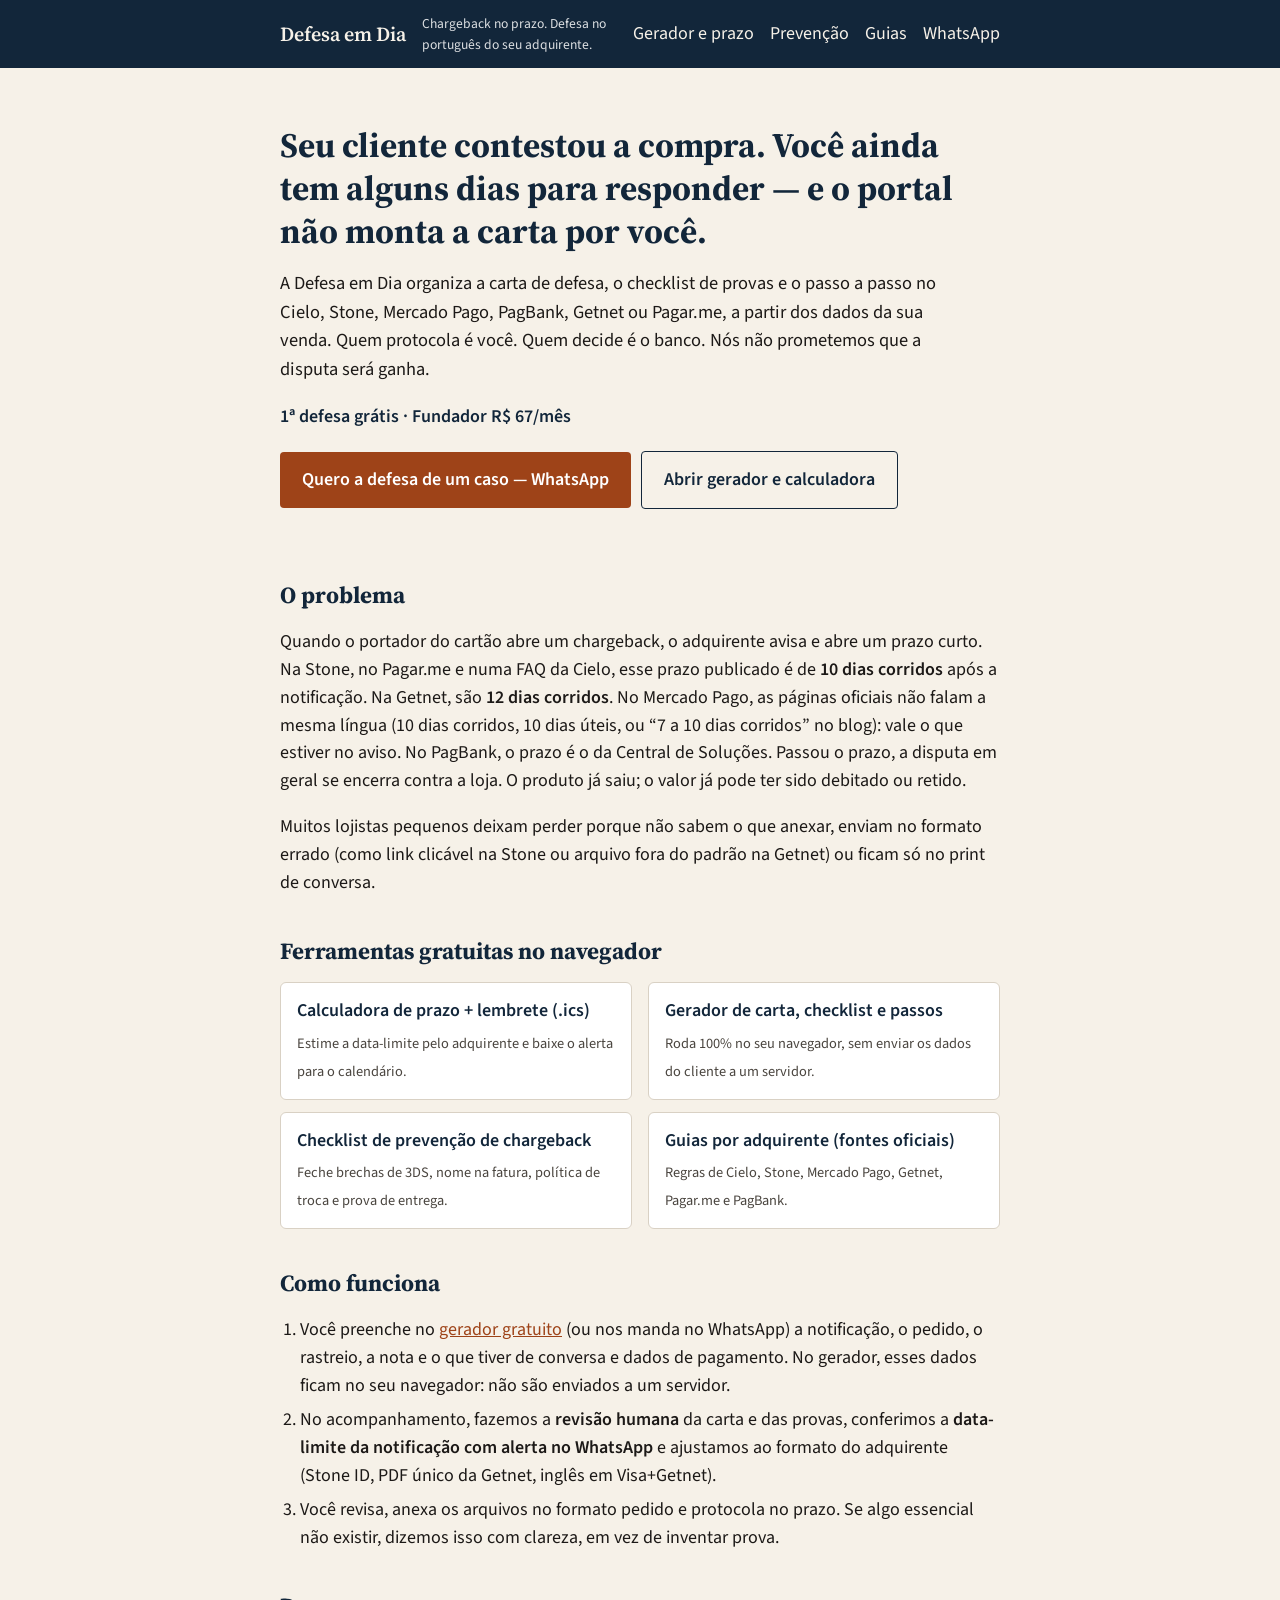
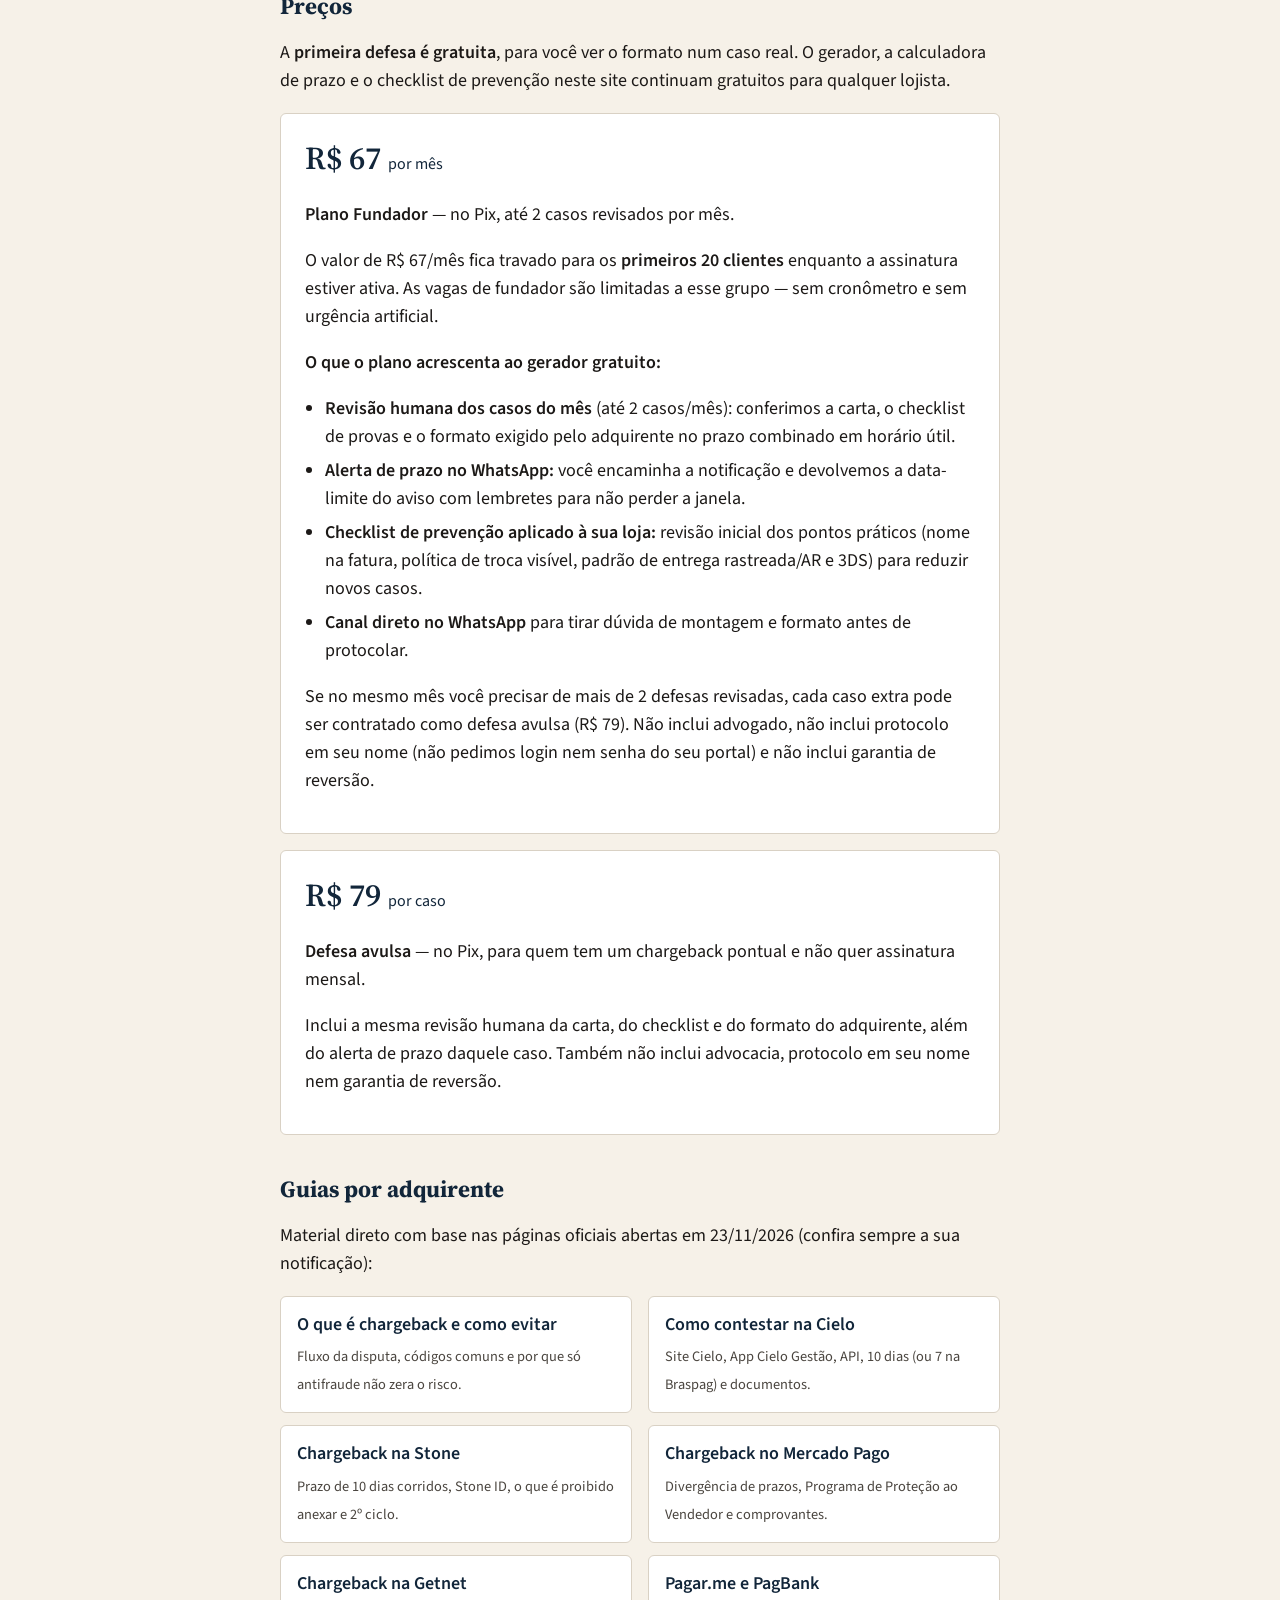
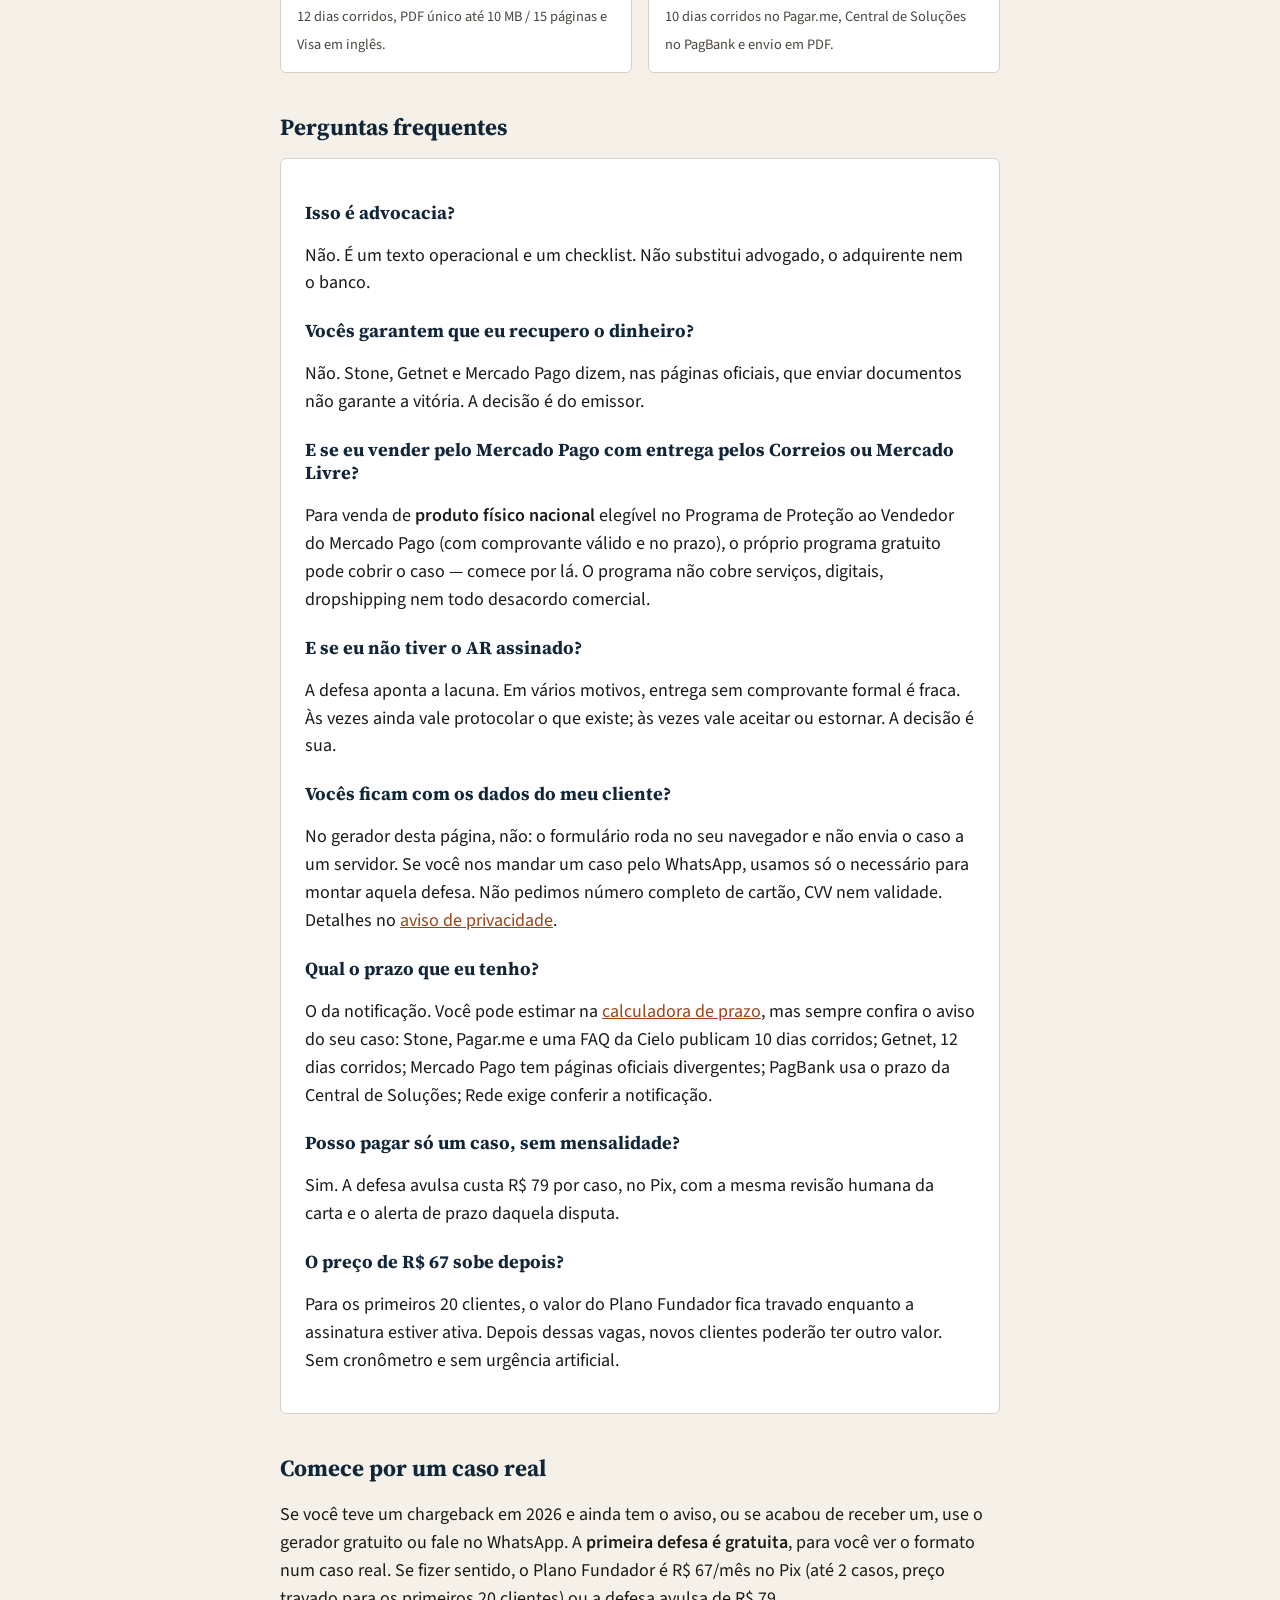
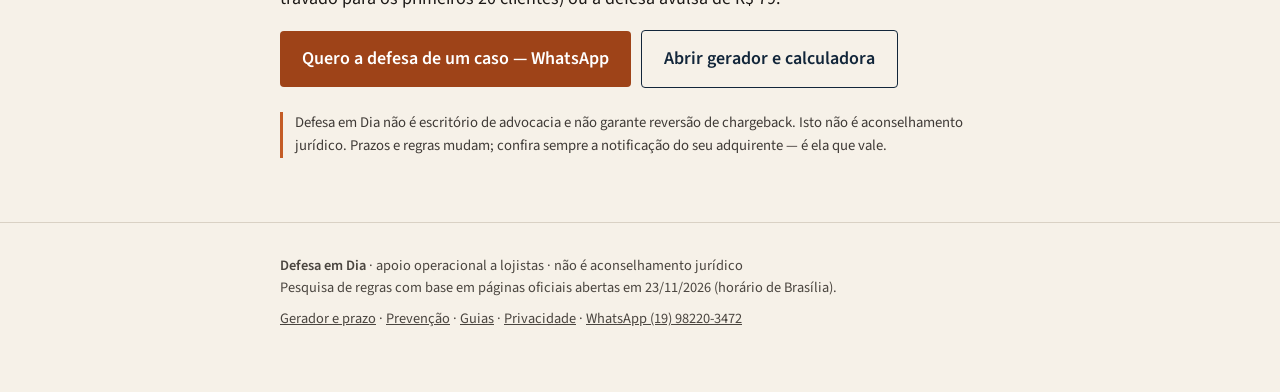
<file: index.html>
<!DOCTYPE html>
<html lang="pt-BR">
<head>
  <meta name="google-site-verification" content="4Ps2P_ZU4Tbk04tKzQUA11p2tpm2Pzsw-NXAaLUa1Sg" />
  <meta charset="utf-8">
  <meta name="viewport" content="width=device-width, initial-scale=1">
  <meta name="referrer" content="no-referrer">
  <meta http-equiv="Content-Security-Policy" content="default-src 'none'; base-uri 'self'; form-action 'self'; script-src 'self'; style-src 'self'; font-src 'self'; img-src 'self'; connect-src 'none'; object-src 'none'; frame-src 'none'; worker-src 'none'; media-src 'none'; manifest-src 'none'; upgrade-insecure-requests">
  <title>Defesa de chargeback no prazo | Defesa em Dia</title>
  <meta name="description" content="Carta de defesa, prazo e checklist para Cielo, Stone, Mercado Pago, PagBank, Getnet e Pagar.me. Primeira defesa grátis. Não é advocacia e não garante reversão.">
  <link rel="canonical" href="https://andredudu.github.io/defesa-em-dia/">
  <meta property="og:type" content="website">
  <meta property="og:locale" content="pt_BR">
  <meta property="og:site_name" content="Defesa em Dia">
  <meta property="og:title" content="Defesa de chargeback no prazo | Defesa em Dia">
  <meta property="og:description" content="Carta de defesa, prazo e checklist para Cielo, Stone, Mercado Pago, PagBank, Getnet e Pagar.me. Primeira defesa grátis. Não é advocacia e não garante reversão.">
  <meta property="og:url" content="https://andredudu.github.io/defesa-em-dia/">
  <meta property="og:image" content="https://andredudu.github.io/defesa-em-dia/og-image.png">
  <meta property="og:image:width" content="1200">
  <meta property="og:image:height" content="630">
  <meta property="og:image:alt" content="Defesa em Dia — Chargeback no prazo. Defesa no português do seu adquirente.">
  <meta name="twitter:card" content="summary_large_image">
  <meta name="twitter:title" content="Defesa de chargeback no prazo | Defesa em Dia">
  <meta name="twitter:description" content="Carta de defesa, prazo e checklist para Cielo, Stone, Mercado Pago, PagBank, Getnet e Pagar.me. Primeira defesa grátis. Não é advocacia e não garante reversão.">
  <meta name="twitter:image" content="https://andredudu.github.io/defesa-em-dia/og-image.png">
  <link rel="preload" href="fonts/source-sans-3-latin.woff2" as="font" type="font/woff2" crossorigin>
  <link rel="preload" href="fonts/source-serif-4-latin.woff2" as="font" type="font/woff2" crossorigin>
  <link rel="icon" href="favicon.svg" type="image/svg+xml">
  <link rel="icon" href="favicon.ico" sizes="32x32">
  <link rel="stylesheet" href="estilo.css">
  <script src="framebust.js"></script>
  <script type="application/ld+json">
{
  "@context": "https://schema.org",
  "@graph": [
    {
      "@type": "Organization",
      "@id": "https://andredudu.github.io/defesa-em-dia/#organizacao",
      "name": "Defesa em Dia",
      "url": "https://andredudu.github.io/defesa-em-dia/",
      "logo": "https://andredudu.github.io/defesa-em-dia/og-image.png",
      "description": "Apoio operacional a lojistas para organizar carta de defesa, checklist de provas e prazos de chargeback. Não é advocacia e não garante reversão.",
      "areaServed": "BR"
    },
    {
      "@type": "WebSite",
      "name": "Defesa em Dia",
      "url": "https://andredudu.github.io/defesa-em-dia/",
      "inLanguage": "pt-BR",
      "publisher": {
        "@id": "https://andredudu.github.io/defesa-em-dia/#organizacao"
      }
    },
    {
      "@type": "FAQPage",
      "mainEntity": [
        {
          "@type": "Question",
          "name": "Isso é advocacia?",
          "acceptedAnswer": {
            "@type": "Answer",
            "text": "Não. É um texto operacional e um checklist. Não substitui advogado, o adquirente nem o banco."
          }
        },
        {
          "@type": "Question",
          "name": "Vocês garantem que eu recupero o dinheiro?",
          "acceptedAnswer": {
            "@type": "Answer",
            "text": "Não. Stone, Getnet e Mercado Pago dizem, nas páginas oficiais, que enviar documentos não garante a vitória. A decisão é do emissor."
          }
        },
        {
          "@type": "Question",
          "name": "E se eu vender pelo Mercado Pago com entrega pelos Correios ou Mercado Livre?",
          "acceptedAnswer": {
            "@type": "Answer",
            "text": "Para venda de produto físico nacional elegível no Programa de Proteção ao Vendedor do Mercado Pago (com comprovante válido e no prazo), o próprio programa gratuito pode cobrir o caso — comece por lá. O programa não cobre serviços, digitais, dropshipping nem todo desacordo comercial."
          }
        },
        {
          "@type": "Question",
          "name": "E se eu não tiver o AR assinado?",
          "acceptedAnswer": {
            "@type": "Answer",
            "text": "A defesa aponta a lacuna. Em vários motivos, entrega sem comprovante formal é fraca. Às vezes ainda vale protocolar o que existe; às vezes vale aceitar ou estornar. A decisão é sua."
          }
        },
        {
          "@type": "Question",
          "name": "Vocês ficam com os dados do meu cliente?",
          "acceptedAnswer": {
            "@type": "Answer",
            "text": "No gerador desta página, não: o formulário roda no seu navegador e não envia o caso a um servidor. Se você nos mandar um caso pelo WhatsApp, usamos só o necessário para montar aquela defesa. Não pedimos número completo de cartão, CVV nem validade. Detalhes no aviso de privacidade."
          }
        },
        {
          "@type": "Question",
          "name": "Qual o prazo que eu tenho?",
          "acceptedAnswer": {
            "@type": "Answer",
            "text": "O da notificação. Você pode estimar na calculadora de prazo, mas sempre confira o aviso do seu caso: Stone, Pagar.me e uma FAQ da Cielo publicam 10 dias corridos; Getnet, 12 dias corridos; Mercado Pago tem páginas oficiais divergentes; PagBank usa o prazo da Central de Soluções; Rede exige conferir a notificação."
          }
        },
        {
          "@type": "Question",
          "name": "Posso pagar só um caso, sem mensalidade?",
          "acceptedAnswer": {
            "@type": "Answer",
            "text": "Sim. A defesa avulsa custa R$ 79 por caso, no Pix, com a mesma revisão humana da carta e o alerta de prazo daquela disputa."
          }
        },
        {
          "@type": "Question",
          "name": "O preço de R$ 67 sobe depois?",
          "acceptedAnswer": {
            "@type": "Answer",
            "text": "Para os primeiros 20 clientes, o valor do Plano Fundador fica travado enquanto a assinatura estiver ativa. Depois dessas vagas, novos clientes poderão ter outro valor. Sem cronômetro e sem urgência artificial."
          }
        }
      ]
    }
  ]
}
  </script>
</head>
<body>
  <header class="top">
    <div class="wrap barra">
      <a class="marca" href="index.html">Defesa em Dia</a>
      <span class="tag">Chargeback no prazo. Defesa no português do seu adquirente.</span>
      <nav>
        <a href="app.html">Gerador e prazo</a>
        <a href="prevencao.html">Prevenção</a>
        <a href="o-que-e-chargeback.html">Guias</a>
        <a href="https://wa.me/5519982203472?text=Ol%C3%A1%2C%20tive%20um%20chargeback%20e%20quero%20ver%20uma%20defesa%20de%20teste." target="_blank" rel="noopener noreferrer">WhatsApp</a>
      </nav>
    </div>
  </header>
  <main class="wrap">
    <section class="hero">
      <h1>Seu cliente contestou a compra. Você ainda tem alguns dias para responder — e o portal não monta a carta por você.</h1>
      <p class="sub">A Defesa em Dia organiza a carta de defesa, o checklist de provas e o passo a passo no Cielo, Stone, Mercado Pago, PagBank, Getnet ou Pagar.me, a partir dos dados da sua venda. Quem protocola é você. Quem decide é o banco. Nós não prometemos que a disputa será ganha.</p>
      <p class="hero-preco">1ª defesa grátis · Fundador R$ 67/mês</p>
      <div class="hero-acoes">
        <a class="btn" href="https://wa.me/5519982203472?text=Ol%C3%A1%2C%20tive%20um%20chargeback%20e%20quero%20ver%20uma%20defesa%20de%20teste." target="_blank" rel="noopener noreferrer">Quero a defesa de um caso — WhatsApp</a>
        <a class="btn btn-sec" href="app.html">Abrir gerador e calculadora</a>
      </div>
    </section>

    <h2>O problema</h2>
    <p>Quando o portador do cartão abre um chargeback, o adquirente avisa e abre um prazo curto. Na Stone, no Pagar.me e numa FAQ da Cielo, esse prazo publicado é de <strong>10 dias corridos</strong> após a notificação. Na Getnet, são <strong>12 dias corridos</strong>. No Mercado Pago, as páginas oficiais não falam a mesma língua (10 dias corridos, 10 dias úteis, ou “7 a 10 dias corridos” no blog): vale o que estiver no aviso. No PagBank, o prazo é o da Central de Soluções. Passou o prazo, a disputa em geral se encerra contra a loja. O produto já saiu; o valor já pode ter sido debitado ou retido.</p>
    <p>Muitos lojistas pequenos deixam perder porque não sabem o que anexar, enviam no formato errado (como link clicável na Stone ou arquivo fora do padrão na Getnet) ou ficam só no print de conversa.</p>

    <h2>Ferramentas gratuitas no navegador</h2>
    <div class="guias-lista">
      <a class="guia-item" href="app.html#calculadora-prazo">
        <strong>Calculadora de prazo + lembrete (.ics)</strong>
        <span>Estime a data-limite pelo adquirente e baixe o alerta para o calendário.</span>
      </a>
      <a class="guia-item" href="app.html">
        <strong>Gerador de carta, checklist e passos</strong>
        <span>Roda 100% no seu navegador, sem enviar os dados do cliente a um servidor.</span>
      </a>
      <a class="guia-item" href="prevencao.html">
        <strong>Checklist de prevenção de chargeback</strong>
        <span>Feche brechas de 3DS, nome na fatura, política de troca e prova de entrega.</span>
      </a>
      <a class="guia-item" href="o-que-e-chargeback.html">
        <strong>Guias por adquirente (fontes oficiais)</strong>
        <span>Regras de Cielo, Stone, Mercado Pago, Getnet, Pagar.me e PagBank.</span>
      </a>
    </div>

    <h2>Como funciona</h2>
    <ol class="passos">
      <li>Você preenche no <a href="app.html">gerador gratuito</a> (ou nos manda no WhatsApp) a notificação, o pedido, o rastreio, a nota e o que tiver de conversa e dados de pagamento. No gerador, esses dados ficam no seu navegador: não são enviados a um servidor.</li>
      <li>No acompanhamento, fazemos a <strong>revisão humana</strong> da carta e das provas, conferimos a <strong>data-limite da notificação com alerta no WhatsApp</strong> e ajustamos ao formato do adquirente (Stone ID, PDF único da Getnet, inglês em Visa+Getnet).</li>
      <li>Você revisa, anexa os arquivos no formato pedido e protocola no prazo. Se algo essencial não existir, dizemos isso com clareza, em vez de inventar prova.</li>
    </ol>

    <h2>Preços</h2>
    <p>A <strong>primeira defesa é gratuita</strong>, para você ver o formato num caso real. O gerador, a calculadora de prazo e o checklist de prevenção neste site continuam gratuitos para qualquer lojista.</p>
    <div class="card">
      <div class="preco">R$ 67 <span class="preco-periodo">por mês</span></div>
      <p><strong>Plano Fundador</strong> — no Pix, até 2 casos revisados por mês.</p>
      <p>O valor de R$ 67/mês fica travado para os <strong>primeiros 20 clientes</strong> enquanto a assinatura estiver ativa. As vagas de fundador são limitadas a esse grupo — sem cronômetro e sem urgência artificial.</p>
      <p><strong>O que o plano acrescenta ao gerador gratuito:</strong></p>
      <ul>
        <li><strong>Revisão humana dos casos do mês</strong> (até 2 casos/mês): conferimos a carta, o checklist de provas e o formato exigido pelo adquirente no prazo combinado em horário útil.</li>
        <li><strong>Alerta de prazo no WhatsApp:</strong> você encaminha a notificação e devolvemos a data-limite do aviso com lembretes para não perder a janela.</li>
        <li><strong>Checklist de prevenção aplicado à sua loja:</strong> revisão inicial dos pontos práticos (nome na fatura, política de troca visível, padrão de entrega rastreada/AR e 3DS) para reduzir novos casos.</li>
        <li><strong>Canal direto no WhatsApp</strong> para tirar dúvida de montagem e formato antes de protocolar.</li>
      </ul>
      <p>Se no mesmo mês você precisar de mais de 2 defesas revisadas, cada caso extra pode ser contratado como defesa avulsa (R$ 79). Não inclui advogado, não inclui protocolo em seu nome (não pedimos login nem senha do seu portal) e não inclui garantia de reversão.</p>
    </div>
    <div class="card">
      <div class="preco">R$ 79 <span class="preco-periodo">por caso</span></div>
      <p><strong>Defesa avulsa</strong> — no Pix, para quem tem um chargeback pontual e não quer assinatura mensal.</p>
      <p>Inclui a mesma revisão humana da carta, do checklist e do formato do adquirente, além do alerta de prazo daquele caso. Também não inclui advocacia, protocolo em seu nome nem garantia de reversão.</p>
    </div>

    <h2>Guias por adquirente</h2>
    <p>Material direto com base nas páginas oficiais abertas em 23/11/2026 (confira sempre a sua notificação):</p>
    <div class="guias-lista">
      <a class="guia-item" href="o-que-e-chargeback.html">
        <strong>O que é chargeback e como evitar</strong>
        <span>Fluxo da disputa, códigos comuns e por que só antifraude não zera o risco.</span>
      </a>
      <a class="guia-item" href="chargeback-cielo.html">
        <strong>Como contestar na Cielo</strong>
        <span>Site Cielo, App Cielo Gestão, API, 10 dias (ou 7 na Braspag) e documentos.</span>
      </a>
      <a class="guia-item" href="chargeback-stone.html">
        <strong>Chargeback na Stone</strong>
        <span>Prazo de 10 dias corridos, Stone ID, o que é proibido anexar e 2º ciclo.</span>
      </a>
      <a class="guia-item" href="chargeback-mercadopago.html">
        <strong>Chargeback no Mercado Pago</strong>
        <span>Divergência de prazos, Programa de Proteção ao Vendedor e comprovantes.</span>
      </a>
      <a class="guia-item" href="chargeback-getnet.html">
        <strong>Chargeback na Getnet</strong>
        <span>12 dias corridos, PDF único até 10 MB / 15 páginas e Visa em inglês.</span>
      </a>
      <a class="guia-item" href="chargeback-pagarme-pagbank.html">
        <strong>Pagar.me e PagBank</strong>
        <span>10 dias corridos no Pagar.me, Central de Soluções no PagBank e envio em PDF.</span>
      </a>
    </div>

    <h2>Perguntas frequentes</h2>
    <div class="card">
      <h3>Isso é advocacia?</h3>
      <p>Não. É um texto operacional e um checklist. Não substitui advogado, o adquirente nem o banco.</p>
      <h3>Vocês garantem que eu recupero o dinheiro?</h3>
      <p>Não. Stone, Getnet e Mercado Pago dizem, nas páginas oficiais, que enviar documentos não garante a vitória. A decisão é do emissor.</p>
      <h3>E se eu vender pelo Mercado Pago com entrega pelos Correios ou Mercado Livre?</h3>
      <p>Para venda de <strong>produto físico nacional</strong> elegível no Programa de Proteção ao Vendedor do Mercado Pago (com comprovante válido e no prazo), o próprio programa gratuito pode cobrir o caso — comece por lá. O programa não cobre serviços, digitais, dropshipping nem todo desacordo comercial.</p>
      <h3>E se eu não tiver o AR assinado?</h3>
      <p>A defesa aponta a lacuna. Em vários motivos, entrega sem comprovante formal é fraca. Às vezes ainda vale protocolar o que existe; às vezes vale aceitar ou estornar. A decisão é sua.</p>
      <h3>Vocês ficam com os dados do meu cliente?</h3>
      <p>No gerador desta página, não: o formulário roda no seu navegador e não envia o caso a um servidor. Se você nos mandar um caso pelo WhatsApp, usamos só o necessário para montar aquela defesa. Não pedimos número completo de cartão, CVV nem validade. Detalhes no <a href="privacidade.html">aviso de privacidade</a>.</p>
      <h3>Qual o prazo que eu tenho?</h3>
      <p>O da notificação. Você pode estimar na <a href="app.html#calculadora-prazo">calculadora de prazo</a>, mas sempre confira o aviso do seu caso: Stone, Pagar.me e uma FAQ da Cielo publicam 10 dias corridos; Getnet, 12 dias corridos; Mercado Pago tem páginas oficiais divergentes; PagBank usa o prazo da Central de Soluções; Rede exige conferir a notificação.</p>
      <h3>Posso pagar só um caso, sem mensalidade?</h3>
      <p>Sim. A defesa avulsa custa R$ 79 por caso, no Pix, com a mesma revisão humana da carta e o alerta de prazo daquela disputa.</p>
      <h3>O preço de R$ 67 sobe depois?</h3>
      <p>Para os primeiros 20 clientes, o valor do Plano Fundador fica travado enquanto a assinatura estiver ativa. Depois dessas vagas, novos clientes poderão ter outro valor. Sem cronômetro e sem urgência artificial.</p>
    </div>

    <h2>Comece por um caso real</h2>
    <p>Se você teve um chargeback em 2026 e ainda tem o aviso, ou se acabou de receber um, use o gerador gratuito ou fale no WhatsApp. A <strong>primeira defesa é gratuita</strong>, para você ver o formato num caso real. Se fizer sentido, o Plano Fundador é R$ 67/mês no Pix (até 2 casos, preço travado para os primeiros 20 clientes) ou a defesa avulsa de R$ 79.</p>
    <div class="hero-acoes">
      <a class="btn" href="https://wa.me/5519982203472?text=Ol%C3%A1%2C%20tive%20um%20chargeback%20e%20quero%20ver%20uma%20defesa%20de%20teste." target="_blank" rel="noopener noreferrer">Quero a defesa de um caso — WhatsApp</a>
      <a class="btn btn-sec" href="app.html">Abrir gerador e calculadora</a>
    </div>
    <p class="disclaimer">Defesa em Dia não é escritório de advocacia e não garante reversão de chargeback. Isto não é aconselhamento jurídico. Prazos e regras mudam; confira sempre a notificação do seu adquirente — é ela que vale.</p>
  </main>
  <footer class="rodape">
    <div class="wrap">
      <strong>Defesa em Dia</strong> · apoio operacional a lojistas · não é aconselhamento jurídico<br>
      Pesquisa de regras com base em páginas oficiais abertas em 23/11/2026 (horário de Brasília).
      <p class="links-rodape"><a href="app.html">Gerador e prazo</a> · <a href="prevencao.html">Prevenção</a> · <a href="o-que-e-chargeback.html">Guias</a> · <a href="privacidade.html">Privacidade</a> · <a href="https://wa.me/5519982203472?text=Ol%C3%A1%2C%20tive%20um%20chargeback%20e%20quero%20ver%20uma%20defesa%20de%20teste." target="_blank" rel="noopener noreferrer">WhatsApp (19) 98220-3472</a></p>
    </div>
  </footer>
</body>
</html>
</file>
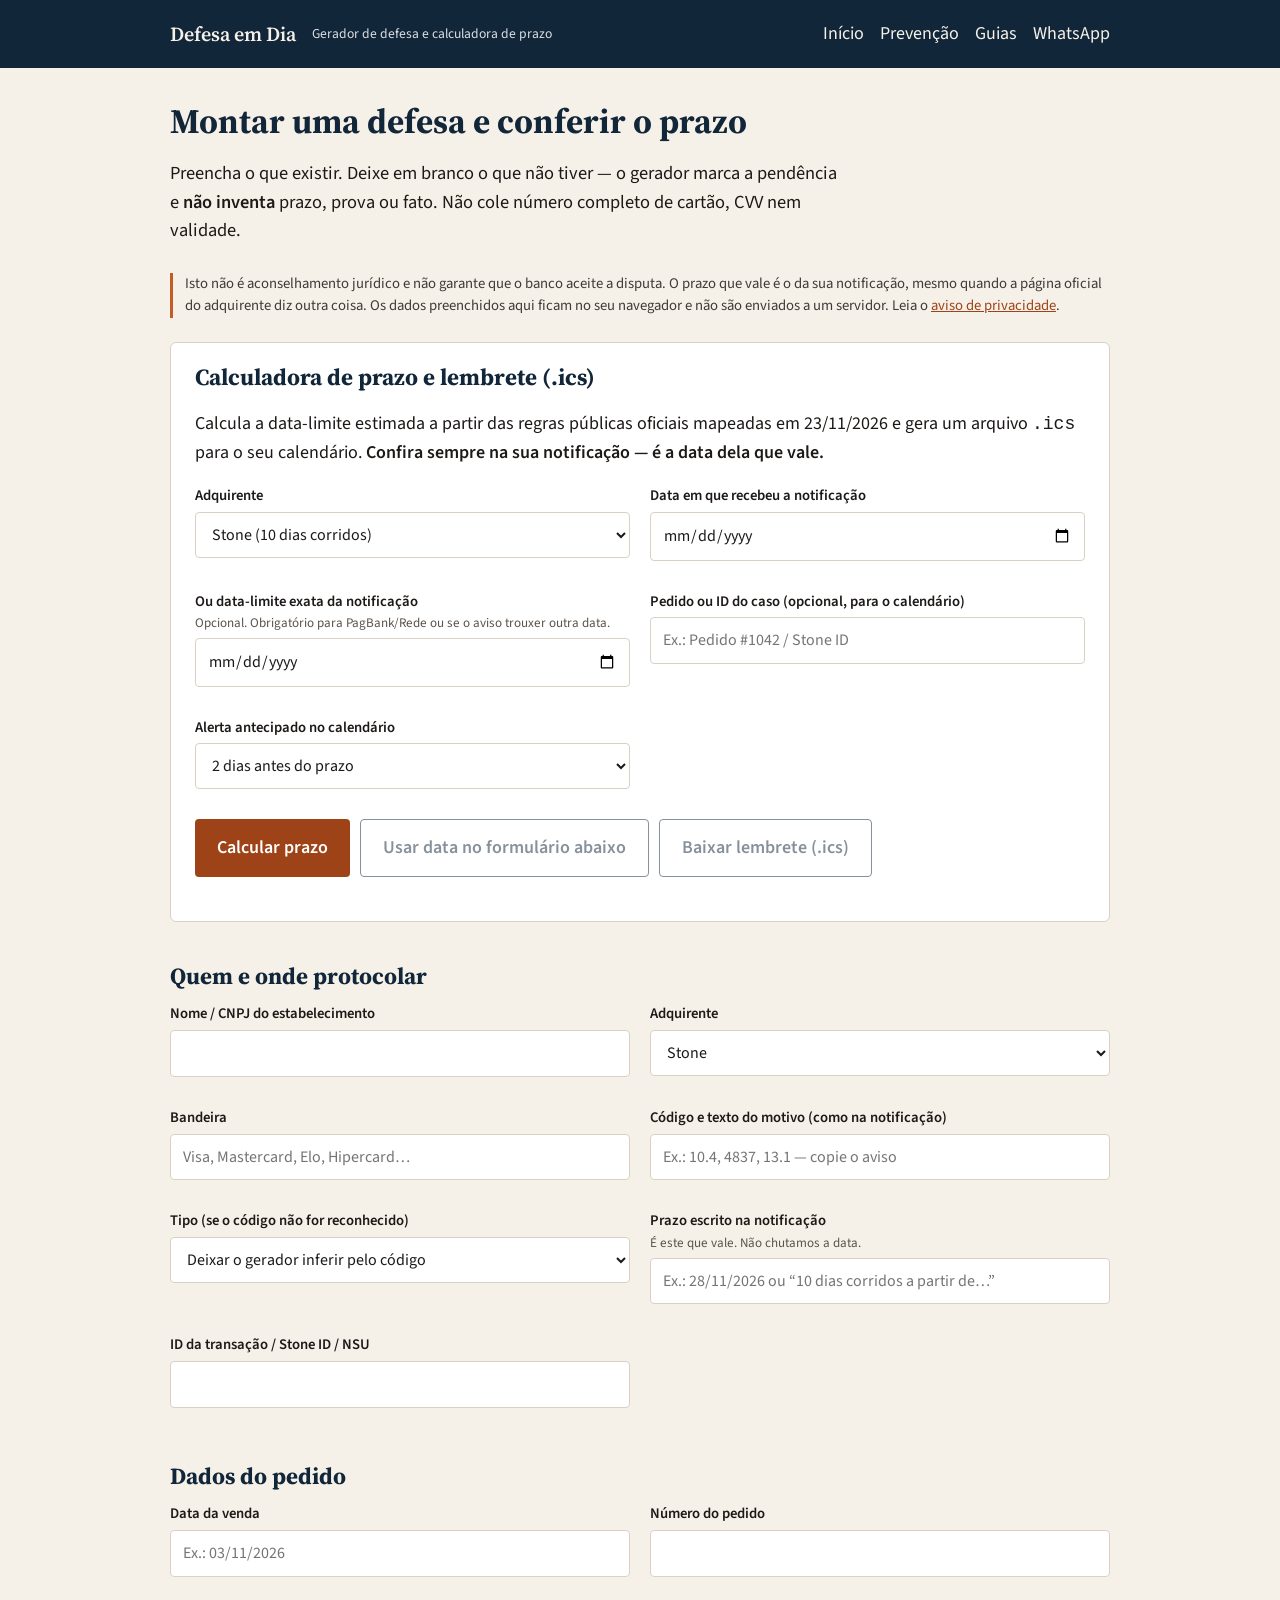
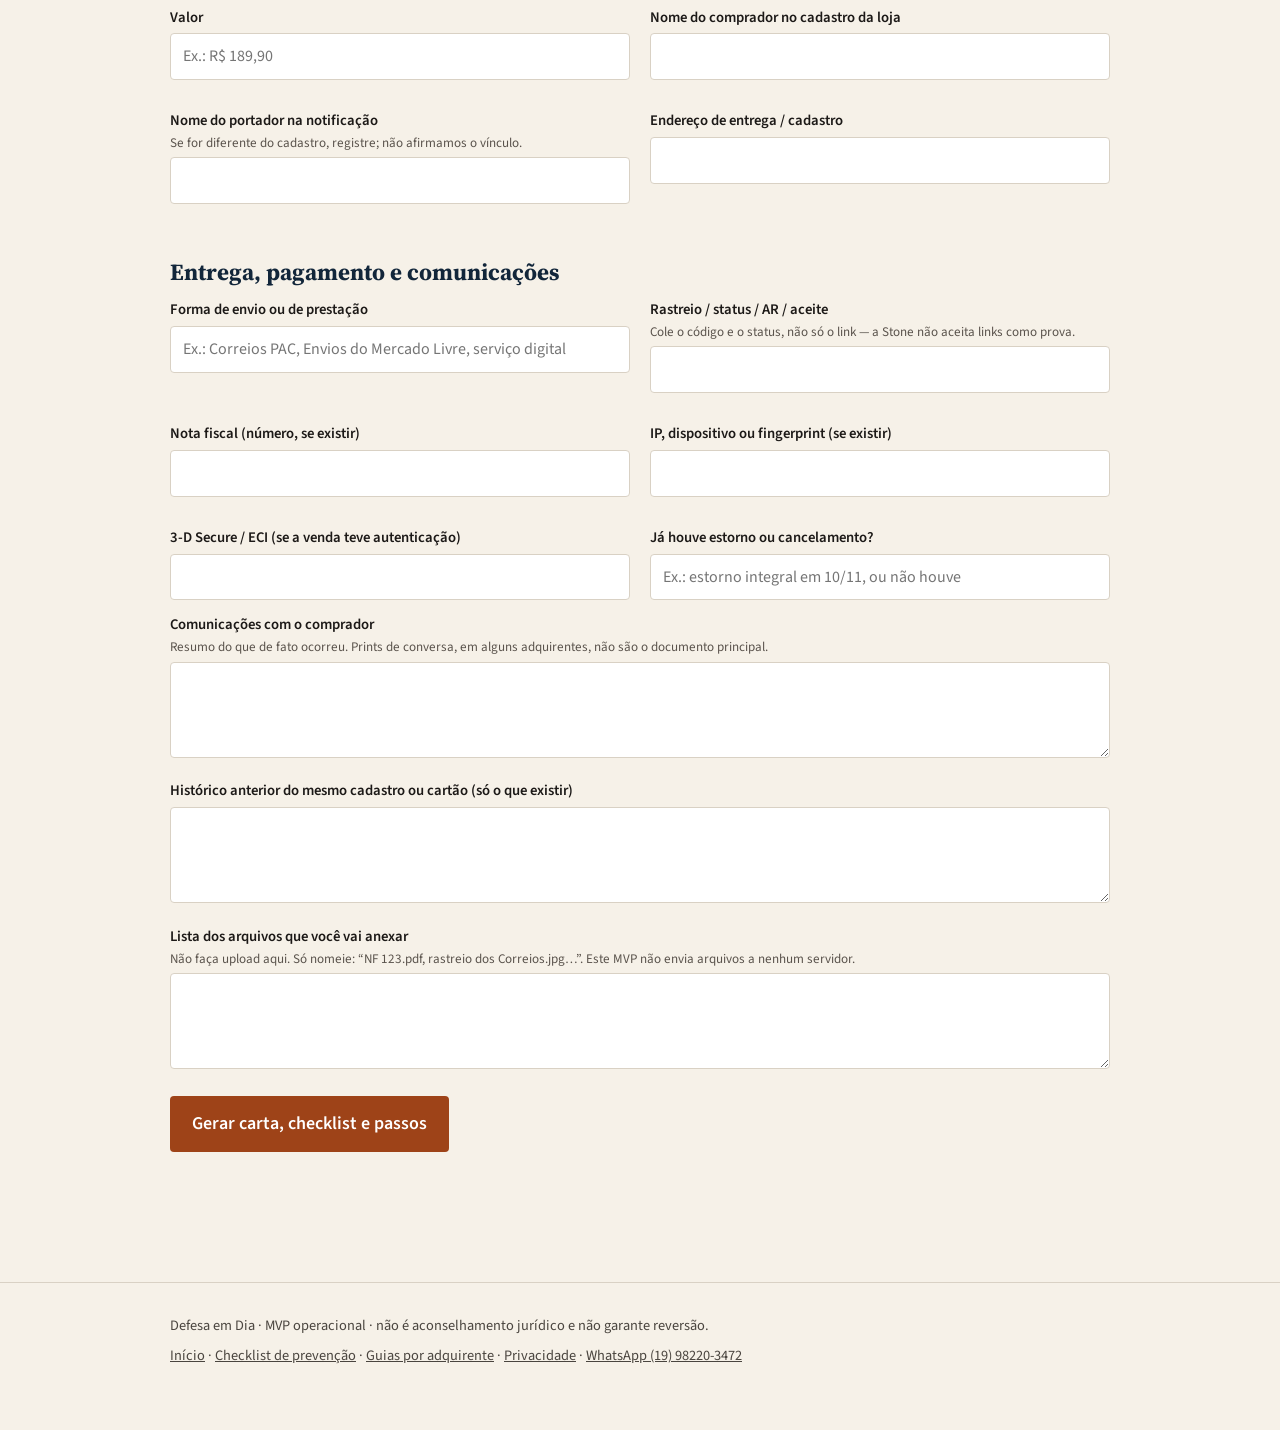
<file: app.html>
<!DOCTYPE html>
<html lang="pt-BR">
<head>
  <meta charset="utf-8">
  <meta name="viewport" content="width=device-width, initial-scale=1">
  <meta name="referrer" content="no-referrer">
  <meta http-equiv="Content-Security-Policy" content="default-src 'none'; base-uri 'self'; form-action 'self'; script-src 'self'; style-src 'self'; font-src 'self'; img-src 'self'; connect-src 'none'; object-src 'none'; frame-src 'none'; worker-src 'none'; media-src 'none'; manifest-src 'none'; upgrade-insecure-requests">
  <title>Gerador de defesa e calculadora de prazo | Defesa em Dia</title>
  <meta name="description" content="Gerador gratuito de carta de defesa de chargeback, calculadora de prazo, lembrete .ics e checklist de provas. Tudo no navegador, sem enviar dados.">
  <link rel="canonical" href="https://andredudu.github.io/defesa-em-dia/app.html">
  <meta property="og:type" content="website">
  <meta property="og:locale" content="pt_BR">
  <meta property="og:site_name" content="Defesa em Dia">
  <meta property="og:title" content="Gerador de defesa e calculadora de prazo | Defesa em Dia">
  <meta property="og:description" content="Gerador gratuito de carta de defesa de chargeback, calculadora de prazo, lembrete .ics e checklist de provas. Tudo no navegador, sem enviar dados.">
  <meta property="og:url" content="https://andredudu.github.io/defesa-em-dia/app.html">
  <meta property="og:image" content="https://andredudu.github.io/defesa-em-dia/og-image.png">
  <meta property="og:image:width" content="1200">
  <meta property="og:image:height" content="630">
  <meta property="og:image:alt" content="Defesa em Dia — Chargeback no prazo. Defesa no português do seu adquirente.">
  <meta name="twitter:card" content="summary_large_image">
  <meta name="twitter:title" content="Gerador de defesa e calculadora de prazo | Defesa em Dia">
  <meta name="twitter:description" content="Gerador gratuito de carta de defesa de chargeback, calculadora de prazo, lembrete .ics e checklist de provas. Tudo no navegador, sem enviar dados.">
  <meta name="twitter:image" content="https://andredudu.github.io/defesa-em-dia/og-image.png">
  <link rel="preload" href="fonts/source-sans-3-latin.woff2" as="font" type="font/woff2" crossorigin>
  <link rel="preload" href="fonts/source-serif-4-latin.woff2" as="font" type="font/woff2" crossorigin>
  <link rel="icon" href="favicon.svg" type="image/svg+xml">
  <link rel="icon" href="favicon.ico" sizes="32x32">
  <link rel="stylesheet" href="estilo.css">
  <script src="framebust.js"></script>
  <script type="application/ld+json">
{
  "@context": "https://schema.org",
  "@graph": [
    {
      "@type": "Organization",
      "@id": "https://andredudu.github.io/defesa-em-dia/#organizacao",
      "name": "Defesa em Dia",
      "url": "https://andredudu.github.io/defesa-em-dia/",
      "logo": "https://andredudu.github.io/defesa-em-dia/og-image.png",
      "description": "Apoio operacional a lojistas para organizar carta de defesa, checklist de provas e prazos de chargeback. Não é advocacia e não garante reversão.",
      "areaServed": "BR"
    },
    {
      "@type": "WebPage",
      "name": "Gerador de defesa e calculadora de prazo | Defesa em Dia",
      "description": "Gerador gratuito de carta de defesa de chargeback, calculadora de prazo, lembrete .ics e checklist de provas. Tudo no navegador, sem enviar dados.",
      "url": "https://andredudu.github.io/defesa-em-dia/app.html",
      "inLanguage": "pt-BR",
      "isPartOf": {
        "@id": "https://andredudu.github.io/defesa-em-dia/#organizacao"
      }
    }
  ]
}
  </script>
</head>
<body>
  <header class="top">
    <div class="wrap-wide barra">
      <a class="marca" href="index.html">Defesa em Dia</a>
      <span class="tag">Gerador de defesa e calculadora de prazo</span>
      <nav>
        <a href="index.html">Início</a>
        <a href="prevencao.html">Prevenção</a>
        <a href="o-que-e-chargeback.html">Guias</a>
        <a href="https://wa.me/5519982203472?text=Ol%C3%A1%2C%20tive%20um%20chargeback%20e%20quero%20ver%20uma%20defesa%20de%20teste." target="_blank" rel="noopener noreferrer">WhatsApp</a>
      </nav>
    </div>
  </header>
  <main class="wrap-wide pagina-app">
    <h1>Montar uma defesa e conferir o prazo</h1>
    <p class="sub">Preencha o que existir. Deixe em branco o que não tiver — o gerador marca a pendência e <strong>não inventa</strong> prazo, prova ou fato. Não cole número completo de cartão, CVV nem validade.</p>
    <p class="aviso">Isto não é aconselhamento jurídico e não garante que o banco aceite a disputa. O prazo que vale é o da sua notificação, mesmo quando a página oficial do adquirente diz outra coisa. Os dados preenchidos aqui ficam no seu navegador e não são enviados a um servidor. Leia o <a href="privacidade.html">aviso de privacidade</a>.</p>
    <noscript><p class="aviso">O gerador e a calculadora precisam do JavaScript ligado no seu navegador. Nada é enviado a um servidor; tudo roda localmente nesta página.</p></noscript>

    <section id="calculadora-prazo" class="card calc-box no-print">
      <h2>Calculadora de prazo e lembrete (.ics)</h2>
      <p>Calcula a data-limite estimada a partir das regras públicas oficiais mapeadas em 23/11/2026 e gera um arquivo <code>.ics</code> para o seu calendário. <strong>Confira sempre na sua notificação — é a data dela que vale.</strong></p>
      <div class="grid-2">
        <div class="campo">
          <label for="calc-adquirente">Adquirente</label>
          <select id="calc-adquirente">
            <option value="cielo">Cielo (FAQ 10 dias corridos; Braspag 7)</option>
            <option value="stone" selected>Stone (10 dias corridos)</option>
            <option value="mercadopago">Mercado Pago (páginas divergem: 7–10 corridos / 10 úteis)</option>
            <option value="pagbank">PagBank / PagSeguro (sem dias fixos no guia)</option>
            <option value="getnet">Getnet (12 dias corridos)</option>
            <option value="pagarme">Pagar.me (10 dias corridos)</option>
            <option value="rede">Rede (conferir notificação)</option>
          </select>
        </div>
        <div class="campo">
          <label for="calc-data-notif">Data em que recebeu a notificação</label>
          <input id="calc-data-notif" type="date">
        </div>
        <div class="campo">
          <label for="calc-data-manual">Ou data-limite exata da notificação <span class="ajuda">Opcional. Obrigatório para PagBank/Rede ou se o aviso trouxer outra data.</span></label>
          <input id="calc-data-manual" type="date">
        </div>
        <div class="campo">
          <label for="calc-ident">Pedido ou ID do caso (opcional, para o calendário)</label>
          <input id="calc-ident" type="text" placeholder="Ex.: Pedido #1042 / Stone ID">
        </div>
        <div class="campo">
          <label for="calc-antecedencia">Alerta antecipado no calendário</label>
          <select id="calc-antecedencia">
            <option value="1">1 dia antes do prazo</option>
            <option value="2" selected>2 dias antes do prazo</option>
            <option value="3">3 dias antes do prazo</option>
          </select>
        </div>
      </div>
      <div class="acoes">
        <button class="btn" type="button" id="calc-btn">Calcular prazo</button>
        <button class="btn btn-sec" type="button" id="calc-usar" disabled>Usar data no formulário abaixo</button>
        <button class="btn btn-sec" type="button" id="calc-ics" disabled>Baixar lembrete (.ics)</button>
      </div>
      <div id="calc-resultado" class="calc-resultado escondido">
        <p class="prazo-destaque" id="calc-titulo"></p>
        <p class="calc-nota escondido" id="calc-secundaria"></p>
        <p class="calc-nota" id="calc-nota"></p>
      </div>
    </section>

    <form id="formulario" method="post" action="app.html" autocomplete="off">
      <h2>Quem e onde protocolar</h2>
      <div class="grid-2">
        <div class="campo">
          <label for="loja">Nome / CNPJ do estabelecimento</label>
          <input id="loja" name="loja" autocomplete="organization">
        </div>
        <div class="campo">
          <label for="adquirente">Adquirente</label>
          <select id="adquirente" name="adquirente" required>
            <option value="cielo">Cielo</option>
            <option value="stone" selected>Stone</option>
            <option value="mercadopago">Mercado Pago</option>
            <option value="pagbank">PagBank / PagSeguro</option>
            <option value="getnet">Getnet</option>
            <option value="pagarme">Pagar.me</option>
            <option value="rede">Rede</option>
          </select>
        </div>
        <div class="campo">
          <label for="bandeira">Bandeira</label>
          <input id="bandeira" name="bandeira" placeholder="Visa, Mastercard, Elo, Hipercard…">
        </div>
        <div class="campo">
          <label for="codigoMotivo">Código e texto do motivo (como na notificação)</label>
          <input id="codigoMotivo" name="codigoMotivo" placeholder="Ex.: 10.4, 4837, 13.1 — copie o aviso">
        </div>
        <div class="campo">
          <label for="tipoMotivo">Tipo (se o código não for reconhecido)</label>
          <select id="tipoMotivo" name="tipoMotivo">
            <option value="">Deixar o gerador inferir pelo código</option>
            <option value="fraude">Não reconhecimento / fraude</option>
            <option value="nao_recebido">Não recebido</option>
            <option value="diferente">Diferente do anunciado / defeito</option>
            <option value="cancelamento">Cancelamento, assinatura ou crédito não processado</option>
            <option value="duplicidade">Duplicidade ou outro meio de pagamento</option>
          </select>
        </div>
        <div class="campo">
          <label for="notificacaoPrazo">Prazo escrito na notificação <span class="ajuda">É este que vale. Não chutamos a data.</span></label>
          <input id="notificacaoPrazo" name="notificacaoPrazo" placeholder="Ex.: 28/11/2026 ou “10 dias corridos a partir de…”">
        </div>
        <div class="campo">
          <label for="idTransacao">ID da transação / Stone ID / NSU</label>
          <input id="idTransacao" name="idTransacao">
        </div>
      </div>

      <h2>Dados do pedido</h2>
      <div class="grid-2">
        <div class="campo">
          <label for="dataVenda">Data da venda</label>
          <input id="dataVenda" name="dataVenda" placeholder="Ex.: 03/11/2026">
        </div>
        <div class="campo">
          <label for="pedido">Número do pedido</label>
          <input id="pedido" name="pedido">
        </div>
        <div class="campo">
          <label for="valor">Valor</label>
          <input id="valor" name="valor" placeholder="Ex.: R$ 189,90">
        </div>
        <div class="campo">
          <label for="comprador">Nome do comprador no cadastro da loja</label>
          <input id="comprador" name="comprador">
        </div>
        <div class="campo">
          <label for="portadorNotificacao">Nome do portador na notificação <span class="ajuda">Se for diferente do cadastro, registre; não afirmamos o vínculo.</span></label>
          <input id="portadorNotificacao" name="portadorNotificacao">
        </div>
        <div class="campo">
          <label for="endereco">Endereço de entrega / cadastro</label>
          <input id="endereco" name="endereco">
        </div>
      </div>

      <h2>Entrega, pagamento e comunicações</h2>
      <div class="grid-2">
        <div class="campo">
          <label for="envio">Forma de envio ou de prestação</label>
          <input id="envio" name="envio" placeholder="Ex.: Correios PAC, Envios do Mercado Livre, serviço digital">
        </div>
        <div class="campo">
          <label for="rastreio">Rastreio / status / AR / aceite <span class="ajuda">Cole o código e o status, não só o link — a Stone não aceita links como prova.</span></label>
          <input id="rastreio" name="rastreio">
        </div>
        <div class="campo">
          <label for="notaFiscal">Nota fiscal (número, se existir)</label>
          <input id="notaFiscal" name="notaFiscal">
        </div>
        <div class="campo">
          <label for="ipDispositivo">IP, dispositivo ou fingerprint (se existir)</label>
          <input id="ipDispositivo" name="ipDispositivo">
        </div>
        <div class="campo">
          <label for="tresDS">3-D Secure / ECI (se a venda teve autenticação)</label>
          <input id="tresDS" name="tresDS">
        </div>
        <div class="campo">
          <label for="estorno">Já houve estorno ou cancelamento?</label>
          <input id="estorno" name="estorno" placeholder="Ex.: estorno integral em 10/11, ou não houve">
        </div>
      </div>
      <div class="campo">
        <label for="comunicacoes">Comunicações com o comprador <span class="ajuda">Resumo do que de fato ocorreu. Prints de conversa, em alguns adquirentes, não são o documento principal.</span></label>
        <textarea id="comunicacoes" name="comunicacoes"></textarea>
      </div>
      <div class="campo">
        <label for="historico">Histórico anterior do mesmo cadastro ou cartão (só o que existir)</label>
        <textarea id="historico" name="historico"></textarea>
      </div>
      <div class="campo">
        <label for="arquivos">Lista dos arquivos que você vai anexar <span class="ajuda">Não faça upload aqui. Só nomeie: “NF 123.pdf, rastreio dos Correios.jpg…”. Este MVP não envia arquivos a nenhum servidor.</span></label>
        <textarea id="arquivos" name="arquivos"></textarea>
      </div>

      <p>
        <button class="btn" type="submit" id="gerar">Gerar carta, checklist e passos</button>
      </p>
    </form>

    <section id="resultado" class="escondido">
      <h2>Resultado <span id="modo" class="selo modelo">modelo fixo</span></h2>
      <p id="meta"></p>

      <h3>Carta de defesa</h3>
      <pre class="carta" id="carta"></pre>
      <p class="acoes">
        <button class="btn" type="button" id="copiar">Copiar carta</button>
        <button class="btn btn-sec" type="button" id="imprimir">Imprimir / salvar PDF</button>
      </p>

      <div id="bloco-en" class="escondido">
        <h3>Versão em inglês (Getnet + Visa)</h3>
        <p>O Manual de Chargeback 2026 da Getnet pede documentação em inglês quando a bandeira é Visa. Inclua esta versão no mesmo PDF.</p>
        <pre class="carta" id="cartaEn"></pre>
      </div>

      <h3>Checklist de evidências</h3>
      <ul id="checklist"></ul>
      <p><strong>O que você já informou</strong></p>
      <ul id="jaTem"></ul>
      <p class="faltas"><strong>Pendências (não inventadas)</strong></p>
      <ul id="faltas"></ul>

      <h3>Passos no portal</h3>
      <ol id="passos"></ol>

      <h3>Avisos</h3>
      <ul id="avisos"></ul>

      <p class="disclaimer">Revise cada frase antes de protocolar. Confira o prazo na notificação. Defesa em Dia não é escritório de advocacia.</p>
    </section>
  </main>
  <footer class="rodape">
    <div class="wrap-wide">
      Defesa em Dia · MVP operacional · não é aconselhamento jurídico e não garante reversão.
      <p class="links-rodape"><a href="index.html">Início</a> · <a href="prevencao.html">Checklist de prevenção</a> · <a href="o-que-e-chargeback.html">Guias por adquirente</a> · <a href="privacidade.html">Privacidade</a> · <a href="https://wa.me/5519982203472?text=Ol%C3%A1%2C%20tive%20um%20chargeback%20e%20quero%20ver%20uma%20defesa%20de%20teste." target="_blank" rel="noopener noreferrer">WhatsApp (19) 98220-3472</a></p>
    </div>
  </footer>
  <script src="generate.js"></script>
  <script src="prazos.js"></script>
  <script src="app.js"></script>
</body>
</html>
</file>
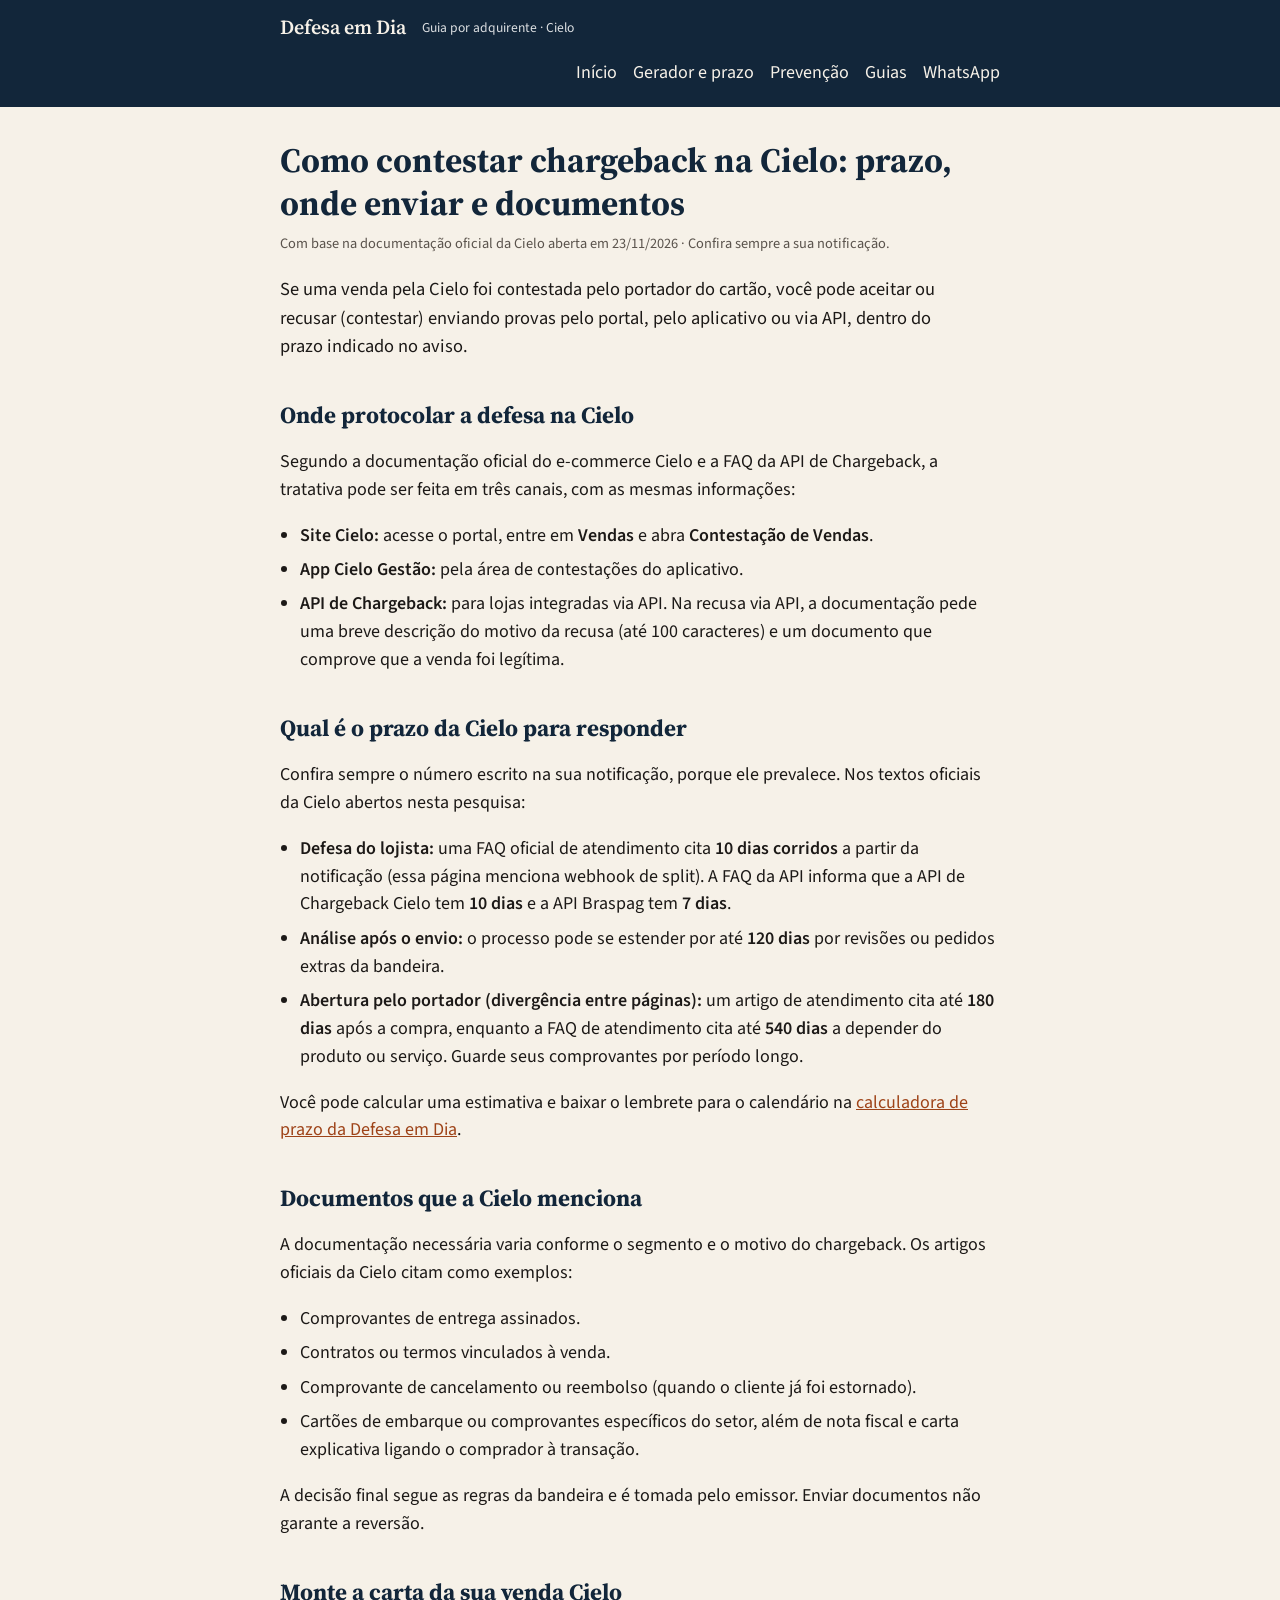
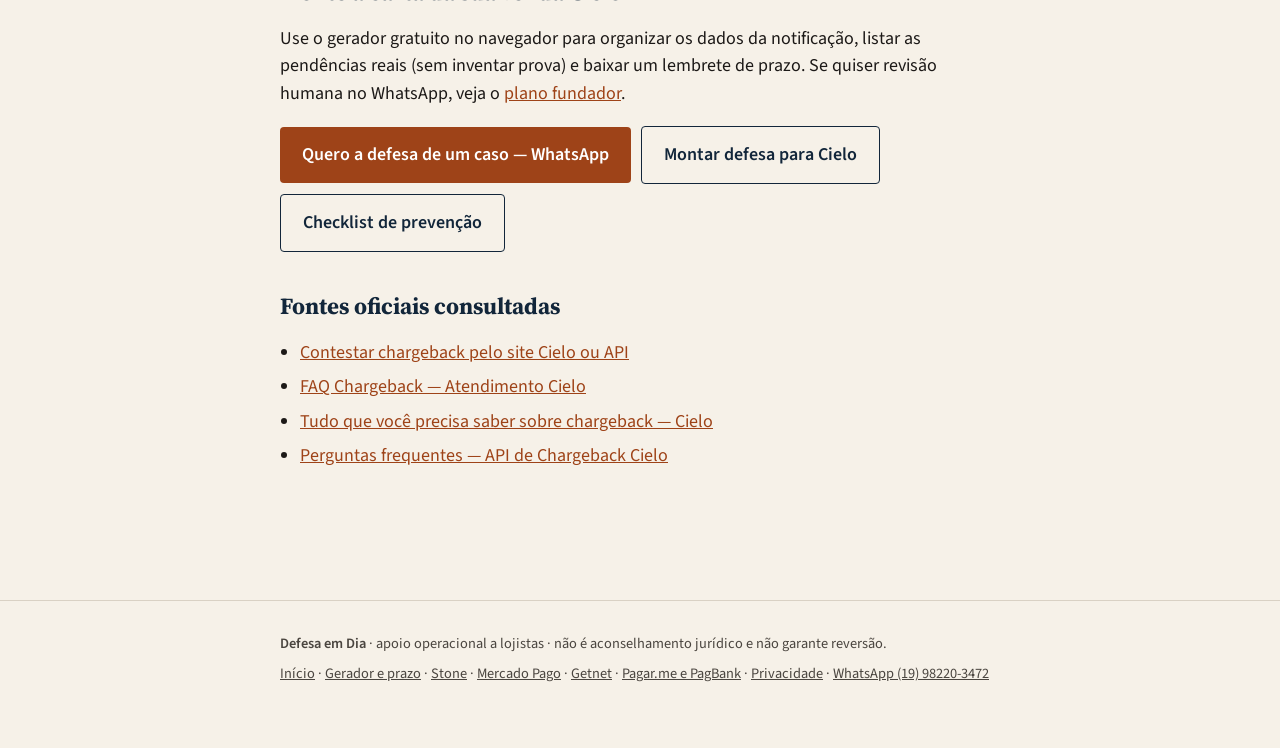
<file: chargeback-cielo.html>
<!DOCTYPE html>
<html lang="pt-BR">
<head>
  <meta charset="utf-8">
  <meta name="viewport" content="width=device-width, initial-scale=1">
  <meta name="referrer" content="no-referrer">
  <meta http-equiv="Content-Security-Policy" content="default-src 'none'; base-uri 'self'; form-action 'self'; script-src 'self'; style-src 'self'; font-src 'self'; img-src 'self'; connect-src 'none'; object-src 'none'; frame-src 'none'; worker-src 'none'; media-src 'none'; manifest-src 'none'; upgrade-insecure-requests">
  <title>Chargeback na Cielo: prazo e provas | Defesa em Dia</title>
  <meta name="description" content="Veja onde protocolar a defesa de chargeback na Cielo, o prazo publicado (10 dias corridos na FAQ e 7 dias na API Braspag) e os documentos recomendados.">
  <link rel="canonical" href="https://andredudu.github.io/defesa-em-dia/chargeback-cielo.html">
  <meta property="og:type" content="article">
  <meta property="og:locale" content="pt_BR">
  <meta property="og:site_name" content="Defesa em Dia">
  <meta property="og:title" content="Chargeback na Cielo: prazo e provas | Defesa em Dia">
  <meta property="og:description" content="Veja onde protocolar a defesa de chargeback na Cielo, o prazo publicado (10 dias corridos na FAQ e 7 dias na API Braspag) e os documentos recomendados.">
  <meta property="og:url" content="https://andredudu.github.io/defesa-em-dia/chargeback-cielo.html">
  <meta property="og:image" content="https://andredudu.github.io/defesa-em-dia/og-image.png">
  <meta property="og:image:width" content="1200">
  <meta property="og:image:height" content="630">
  <meta property="og:image:alt" content="Defesa em Dia — Chargeback no prazo. Defesa no português do seu adquirente.">
  <meta name="twitter:card" content="summary_large_image">
  <meta name="twitter:title" content="Chargeback na Cielo: prazo e provas | Defesa em Dia">
  <meta name="twitter:description" content="Veja onde protocolar a defesa de chargeback na Cielo, o prazo publicado (10 dias corridos na FAQ e 7 dias na API Braspag) e os documentos recomendados.">
  <meta name="twitter:image" content="https://andredudu.github.io/defesa-em-dia/og-image.png">
  <link rel="preload" href="fonts/source-sans-3-latin.woff2" as="font" type="font/woff2" crossorigin>
  <link rel="preload" href="fonts/source-serif-4-latin.woff2" as="font" type="font/woff2" crossorigin>
  <link rel="icon" href="favicon.svg" type="image/svg+xml">
  <link rel="icon" href="favicon.ico" sizes="32x32">
  <link rel="stylesheet" href="estilo.css">
  <script src="framebust.js"></script>
  <script type="application/ld+json">
{
  "@context": "https://schema.org",
  "@graph": [
    {
      "@type": "Organization",
      "@id": "https://andredudu.github.io/defesa-em-dia/#organizacao",
      "name": "Defesa em Dia",
      "url": "https://andredudu.github.io/defesa-em-dia/",
      "logo": "https://andredudu.github.io/defesa-em-dia/og-image.png",
      "description": "Apoio operacional a lojistas para organizar carta de defesa, checklist de provas e prazos de chargeback. Não é advocacia e não garante reversão.",
      "areaServed": "BR"
    },
    {
      "@type": "Article",
      "headline": "Como contestar chargeback na Cielo: prazo, onde enviar e documentos",
      "description": "Veja onde protocolar a defesa de chargeback na Cielo, o prazo publicado (10 dias corridos na FAQ e 7 dias na API Braspag) e os documentos recomendados.",
      "inLanguage": "pt-BR",
      "datePublished": "2026-11-23",
      "dateModified": "2026-11-25",
      "author": {
        "@id": "https://andredudu.github.io/defesa-em-dia/#organizacao"
      },
      "publisher": {
        "@id": "https://andredudu.github.io/defesa-em-dia/#organizacao"
      },
      "mainEntityOfPage": "https://andredudu.github.io/defesa-em-dia/chargeback-cielo.html",
      "image": "https://andredudu.github.io/defesa-em-dia/og-image.png"
    }
  ]
}
  </script>
</head>
<body>
  <header class="top">
    <div class="wrap barra">
      <a class="marca" href="index.html">Defesa em Dia</a>
      <span class="tag">Guia por adquirente · Cielo</span>
      <nav>
        <a href="index.html">Início</a>
        <a href="app.html">Gerador e prazo</a>
        <a href="prevencao.html">Prevenção</a>
        <a href="o-que-e-chargeback.html">Guias</a>
        <a href="https://wa.me/5519982203472?text=Ol%C3%A1%2C%20tive%20um%20chargeback%20e%20quero%20ver%20uma%20defesa%20de%20teste." target="_blank" rel="noopener noreferrer">WhatsApp</a>
      </nav>
    </div>
  </header>
  <main class="wrap pagina-app">
    <h1>Como contestar chargeback na Cielo: prazo, onde enviar e documentos</h1>
    <p class="artigo-meta">Com base na documentação oficial da Cielo aberta em 23/11/2026 · Confira sempre a sua notificação.</p>
    <p class="sub">Se uma venda pela Cielo foi contestada pelo portador do cartão, você pode aceitar ou recusar (contestar) enviando provas pelo portal, pelo aplicativo ou via API, dentro do prazo indicado no aviso.</p>

    <h2>Onde protocolar a defesa na Cielo</h2>
    <p>Segundo a documentação oficial do e-commerce Cielo e a FAQ da API de Chargeback, a tratativa pode ser feita em três canais, com as mesmas informações:</p>
    <ul>
      <li><strong>Site Cielo:</strong> acesse o portal, entre em <strong>Vendas</strong> e abra <strong>Contestação de Vendas</strong>.</li>
      <li><strong>App Cielo Gestão:</strong> pela área de contestações do aplicativo.</li>
      <li><strong>API de Chargeback:</strong> para lojas integradas via API. Na recusa via API, a documentação pede uma breve descrição do motivo da recusa (até 100 caracteres) e um documento que comprove que a venda foi legítima.</li>
    </ul>

    <h2>Qual é o prazo da Cielo para responder</h2>
    <p>Confira sempre o número escrito na sua notificação, porque ele prevalece. Nos textos oficiais da Cielo abertos nesta pesquisa:</p>
    <ul>
      <li><strong>Defesa do lojista:</strong> uma FAQ oficial de atendimento cita <strong>10 dias corridos</strong> a partir da notificação (essa página menciona webhook de split). A FAQ da API informa que a API de Chargeback Cielo tem <strong>10 dias</strong> e a API Braspag tem <strong>7 dias</strong>.</li>
      <li><strong>Análise após o envio:</strong> o processo pode se estender por até <strong>120 dias</strong> por revisões ou pedidos extras da bandeira.</li>
      <li><strong>Abertura pelo portador (divergência entre páginas):</strong> um artigo de atendimento cita até <strong>180 dias</strong> após a compra, enquanto a FAQ de atendimento cita até <strong>540 dias</strong> a depender do produto ou serviço. Guarde seus comprovantes por período longo.</li>
    </ul>
    <p>Você pode calcular uma estimativa e baixar o lembrete para o calendário na <a href="app.html#calculadora-prazo">calculadora de prazo da Defesa em Dia</a>.</p>

    <h2>Documentos que a Cielo menciona</h2>
    <p>A documentação necessária varia conforme o segmento e o motivo do chargeback. Os artigos oficiais da Cielo citam como exemplos:</p>
    <ul>
      <li>Comprovantes de entrega assinados.</li>
      <li>Contratos ou termos vinculados à venda.</li>
      <li>Comprovante de cancelamento ou reembolso (quando o cliente já foi estornado).</li>
      <li>Cartões de embarque ou comprovantes específicos do setor, além de nota fiscal e carta explicativa ligando o comprador à transação.</li>
    </ul>
    <p>A decisão final segue as regras da bandeira e é tomada pelo emissor. Enviar documentos não garante a reversão.</p>

    <h2>Monte a carta da sua venda Cielo</h2>
    <p>Use o gerador gratuito no navegador para organizar os dados da notificação, listar as pendências reais (sem inventar prova) e baixar um lembrete de prazo. Se quiser revisão humana no WhatsApp, veja o <a href="index.html">plano fundador</a>.</p>
    <div class="hero-acoes">
      <a class="btn" href="https://wa.me/5519982203472?text=Ol%C3%A1%2C%20tive%20um%20chargeback%20e%20quero%20ver%20uma%20defesa%20de%20teste." target="_blank" rel="noopener noreferrer">Quero a defesa de um caso — WhatsApp</a>
      <a class="btn btn-sec" href="app.html">Montar defesa para Cielo</a>
      <a class="btn btn-sec" href="prevencao.html">Checklist de prevenção</a>
    </div>

    <h2>Fontes oficiais consultadas</h2>
    <ul>
      <li><a href="https://docs.cielo.com.br/ecommerce-cielo/docs/contesta%C3%A7%C3%A3o-de-chargeback" target="_blank" rel="noopener noreferrer">Contestar chargeback pelo site Cielo ou API</a></li>
      <li><a href="https://docs.cielo.com.br/atendimento/docs/faq-chargeback" target="_blank" rel="noopener noreferrer">FAQ Chargeback — Atendimento Cielo</a></li>
      <li><a href="https://docs.cielo.com.br/atendimento/docs/tudo-que-voc%C3%AA-precisa-saber-sobre-chargeback" target="_blank" rel="noopener noreferrer">Tudo que você precisa saber sobre chargeback — Cielo</a></li>
      <li><a href="https://docs.cielo.com.br/pix-can-cbk/docs/perguntas-frequentes-cb" target="_blank" rel="noopener noreferrer">Perguntas frequentes — API de Chargeback Cielo</a></li>
    </ul>
  </main>
  <footer class="rodape">
    <div class="wrap">
      <strong>Defesa em Dia</strong> · apoio operacional a lojistas · não é aconselhamento jurídico e não garante reversão.<br>
      <p class="links-rodape"><a href="index.html">Início</a> · <a href="app.html">Gerador e prazo</a> · <a href="chargeback-stone.html">Stone</a> · <a href="chargeback-mercadopago.html">Mercado Pago</a> · <a href="chargeback-getnet.html">Getnet</a> · <a href="chargeback-pagarme-pagbank.html">Pagar.me e PagBank</a> · <a href="privacidade.html">Privacidade</a> · <a href="https://wa.me/5519982203472?text=Ol%C3%A1%2C%20tive%20um%20chargeback%20e%20quero%20ver%20uma%20defesa%20de%20teste." target="_blank" rel="noopener noreferrer">WhatsApp (19) 98220-3472</a></p>
    </div>
  </footer>
</body>
</html>
</file>
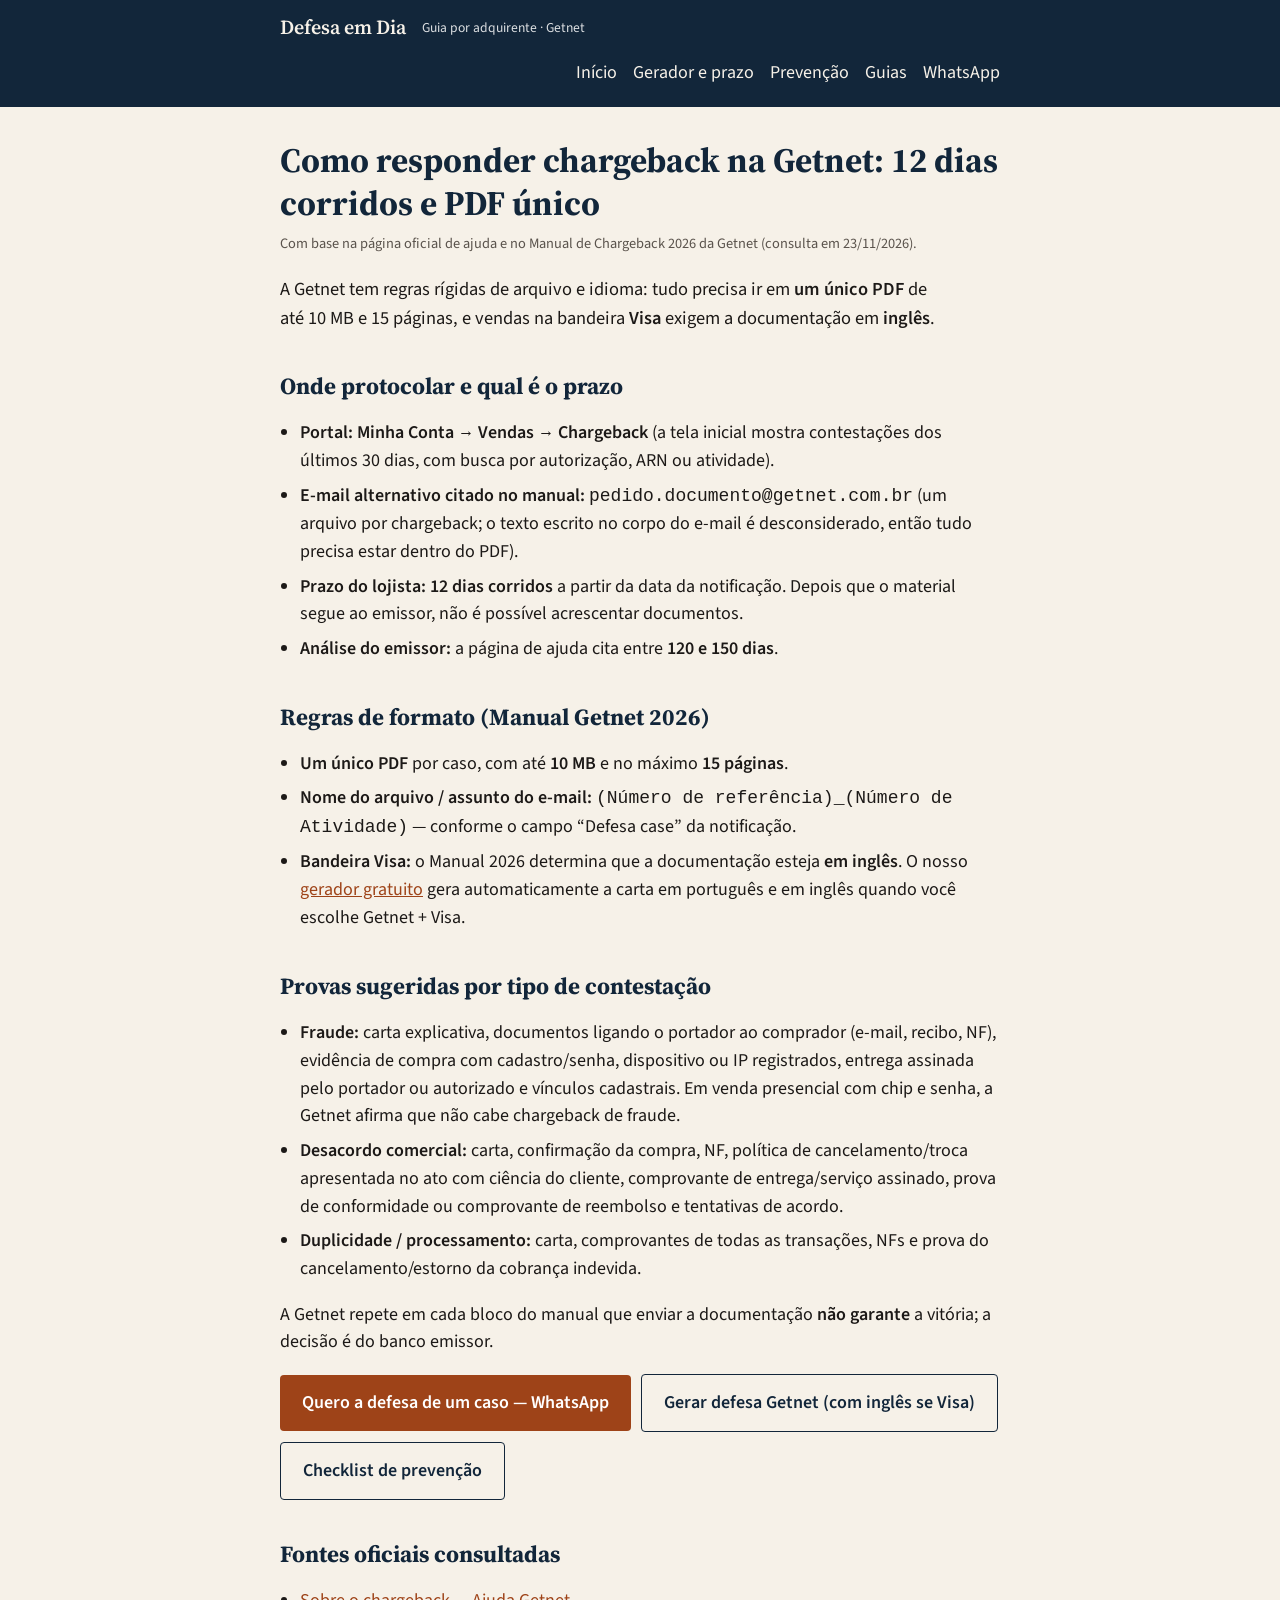
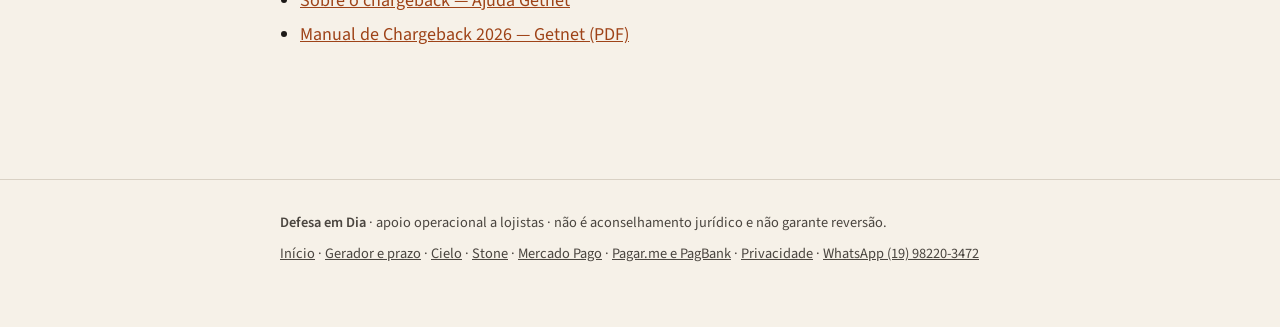
<file: chargeback-getnet.html>
<!DOCTYPE html>
<html lang="pt-BR">
<head>
  <meta charset="utf-8">
  <meta name="viewport" content="width=device-width, initial-scale=1">
  <meta name="referrer" content="no-referrer">
  <meta http-equiv="Content-Security-Policy" content="default-src 'none'; base-uri 'self'; form-action 'self'; script-src 'self'; style-src 'self'; font-src 'self'; img-src 'self'; connect-src 'none'; object-src 'none'; frame-src 'none'; worker-src 'none'; media-src 'none'; manifest-src 'none'; upgrade-insecure-requests">
  <title>Chargeback na Getnet: 12 dias e PDF | Defesa em Dia</title>
  <meta name="description" content="Como enviar defesa de chargeback na Getnet: 12 dias corridos, PDF único de até 10 MB e 15 páginas, e documentação em inglês para a bandeira Visa.">
  <link rel="canonical" href="https://andredudu.github.io/defesa-em-dia/chargeback-getnet.html">
  <meta property="og:type" content="article">
  <meta property="og:locale" content="pt_BR">
  <meta property="og:site_name" content="Defesa em Dia">
  <meta property="og:title" content="Chargeback na Getnet: 12 dias e PDF | Defesa em Dia">
  <meta property="og:description" content="Como enviar defesa de chargeback na Getnet: 12 dias corridos, PDF único de até 10 MB e 15 páginas, e documentação em inglês para a bandeira Visa.">
  <meta property="og:url" content="https://andredudu.github.io/defesa-em-dia/chargeback-getnet.html">
  <meta property="og:image" content="https://andredudu.github.io/defesa-em-dia/og-image.png">
  <meta property="og:image:width" content="1200">
  <meta property="og:image:height" content="630">
  <meta property="og:image:alt" content="Defesa em Dia — Chargeback no prazo. Defesa no português do seu adquirente.">
  <meta name="twitter:card" content="summary_large_image">
  <meta name="twitter:title" content="Chargeback na Getnet: 12 dias e PDF | Defesa em Dia">
  <meta name="twitter:description" content="Como enviar defesa de chargeback na Getnet: 12 dias corridos, PDF único de até 10 MB e 15 páginas, e documentação em inglês para a bandeira Visa.">
  <meta name="twitter:image" content="https://andredudu.github.io/defesa-em-dia/og-image.png">
  <link rel="preload" href="fonts/source-sans-3-latin.woff2" as="font" type="font/woff2" crossorigin>
  <link rel="preload" href="fonts/source-serif-4-latin.woff2" as="font" type="font/woff2" crossorigin>
  <link rel="icon" href="favicon.svg" type="image/svg+xml">
  <link rel="icon" href="favicon.ico" sizes="32x32">
  <link rel="stylesheet" href="estilo.css">
  <script src="framebust.js"></script>
  <script type="application/ld+json">
{
  "@context": "https://schema.org",
  "@graph": [
    {
      "@type": "Organization",
      "@id": "https://andredudu.github.io/defesa-em-dia/#organizacao",
      "name": "Defesa em Dia",
      "url": "https://andredudu.github.io/defesa-em-dia/",
      "logo": "https://andredudu.github.io/defesa-em-dia/og-image.png",
      "description": "Apoio operacional a lojistas para organizar carta de defesa, checklist de provas e prazos de chargeback. Não é advocacia e não garante reversão.",
      "areaServed": "BR"
    },
    {
      "@type": "Article",
      "headline": "Como responder chargeback na Getnet: 12 dias corridos e PDF único",
      "description": "Como enviar defesa de chargeback na Getnet: 12 dias corridos, PDF único de até 10 MB e 15 páginas, e documentação em inglês para a bandeira Visa.",
      "inLanguage": "pt-BR",
      "datePublished": "2026-11-23",
      "dateModified": "2026-11-25",
      "author": {
        "@id": "https://andredudu.github.io/defesa-em-dia/#organizacao"
      },
      "publisher": {
        "@id": "https://andredudu.github.io/defesa-em-dia/#organizacao"
      },
      "mainEntityOfPage": "https://andredudu.github.io/defesa-em-dia/chargeback-getnet.html",
      "image": "https://andredudu.github.io/defesa-em-dia/og-image.png"
    }
  ]
}
  </script>
</head>
<body>
  <header class="top">
    <div class="wrap barra">
      <a class="marca" href="index.html">Defesa em Dia</a>
      <span class="tag">Guia por adquirente · Getnet</span>
      <nav>
        <a href="index.html">Início</a>
        <a href="app.html">Gerador e prazo</a>
        <a href="prevencao.html">Prevenção</a>
        <a href="o-que-e-chargeback.html">Guias</a>
        <a href="https://wa.me/5519982203472?text=Ol%C3%A1%2C%20tive%20um%20chargeback%20e%20quero%20ver%20uma%20defesa%20de%20teste." target="_blank" rel="noopener noreferrer">WhatsApp</a>
      </nav>
    </div>
  </header>
  <main class="wrap pagina-app">
    <h1>Como responder chargeback na Getnet: 12 dias corridos e PDF único</h1>
    <p class="artigo-meta">Com base na página oficial de ajuda e no Manual de Chargeback 2026 da Getnet (consulta em 23/11/2026).</p>
    <p class="sub">A Getnet tem regras rígidas de arquivo e idioma: tudo precisa ir em <strong>um único PDF</strong> de até 10 MB e 15 páginas, e vendas na bandeira <strong>Visa</strong> exigem a documentação em <strong>inglês</strong>.</p>

    <h2>Onde protocolar e qual é o prazo</h2>
    <ul>
      <li><strong>Portal:</strong> <strong>Minha Conta → Vendas → Chargeback</strong> (a tela inicial mostra contestações dos últimos 30 dias, com busca por autorização, ARN ou atividade).</li>
      <li><strong>E-mail alternativo citado no manual:</strong> <code>pedido.documento@getnet.com.br</code> (um arquivo por chargeback; o texto escrito no corpo do e-mail é desconsiderado, então tudo precisa estar dentro do PDF).</li>
      <li><strong>Prazo do lojista:</strong> <strong>12 dias corridos</strong> a partir da data da notificação. Depois que o material segue ao emissor, não é possível acrescentar documentos.</li>
      <li><strong>Análise do emissor:</strong> a página de ajuda cita entre <strong>120 e 150 dias</strong>.</li>
    </ul>

    <h2>Regras de formato (Manual Getnet 2026)</h2>
    <ul>
      <li><strong>Um único PDF</strong> por caso, com até <strong>10 MB</strong> e no máximo <strong>15 páginas</strong>.</li>
      <li><strong>Nome do arquivo / assunto do e-mail:</strong> <code>(Número de referência)_(Número de Atividade)</code> — conforme o campo “Defesa case” da notificação.</li>
      <li><strong>Bandeira Visa:</strong> o Manual 2026 determina que a documentação esteja <strong>em inglês</strong>. O nosso <a href="app.html">gerador gratuito</a> gera automaticamente a carta em português e em inglês quando você escolhe Getnet + Visa.</li>
    </ul>

    <h2>Provas sugeridas por tipo de contestação</h2>
    <ul>
      <li><strong>Fraude:</strong> carta explicativa, documentos ligando o portador ao comprador (e-mail, recibo, NF), evidência de compra com cadastro/senha, dispositivo ou IP registrados, entrega assinada pelo portador ou autorizado e vínculos cadastrais. Em venda presencial com chip e senha, a Getnet afirma que não cabe chargeback de fraude.</li>
      <li><strong>Desacordo comercial:</strong> carta, confirmação da compra, NF, política de cancelamento/troca apresentada no ato com ciência do cliente, comprovante de entrega/serviço assinado, prova de conformidade ou comprovante de reembolso e tentativas de acordo.</li>
      <li><strong>Duplicidade / processamento:</strong> carta, comprovantes de todas as transações, NFs e prova do cancelamento/estorno da cobrança indevida.</li>
    </ul>
    <p>A Getnet repete em cada bloco do manual que enviar a documentação <strong>não garante</strong> a vitória; a decisão é do banco emissor.</p>

    <div class="hero-acoes">
      <a class="btn" href="https://wa.me/5519982203472?text=Ol%C3%A1%2C%20tive%20um%20chargeback%20e%20quero%20ver%20uma%20defesa%20de%20teste." target="_blank" rel="noopener noreferrer">Quero a defesa de um caso — WhatsApp</a>
      <a class="btn btn-sec" href="app.html">Gerar defesa Getnet (com inglês se Visa)</a>
      <a class="btn btn-sec" href="prevencao.html">Checklist de prevenção</a>
    </div>

    <h2>Fontes oficiais consultadas</h2>
    <ul>
      <li><a href="https://site.getnet.com.br/get-ajuda-chargeback/sobre-o-chargeback/" target="_blank" rel="noopener noreferrer">Sobre o chargeback — Ajuda Getnet</a></li>
      <li><a href="https://site.getnet.com.br/wp-content/uploads/2026/10/Manul_Chargeback_2026.pdf" target="_blank" rel="noopener noreferrer">Manual de Chargeback 2026 — Getnet (PDF)</a></li>
    </ul>
  </main>
  <footer class="rodape">
    <div class="wrap">
      <strong>Defesa em Dia</strong> · apoio operacional a lojistas · não é aconselhamento jurídico e não garante reversão.<br>
      <p class="links-rodape"><a href="index.html">Início</a> · <a href="app.html">Gerador e prazo</a> · <a href="chargeback-cielo.html">Cielo</a> · <a href="chargeback-stone.html">Stone</a> · <a href="chargeback-mercadopago.html">Mercado Pago</a> · <a href="chargeback-pagarme-pagbank.html">Pagar.me e PagBank</a> · <a href="privacidade.html">Privacidade</a> · <a href="https://wa.me/5519982203472?text=Ol%C3%A1%2C%20tive%20um%20chargeback%20e%20quero%20ver%20uma%20defesa%20de%20teste." target="_blank" rel="noopener noreferrer">WhatsApp (19) 98220-3472</a></p>
    </div>
  </footer>
</body>
</html>
</file>
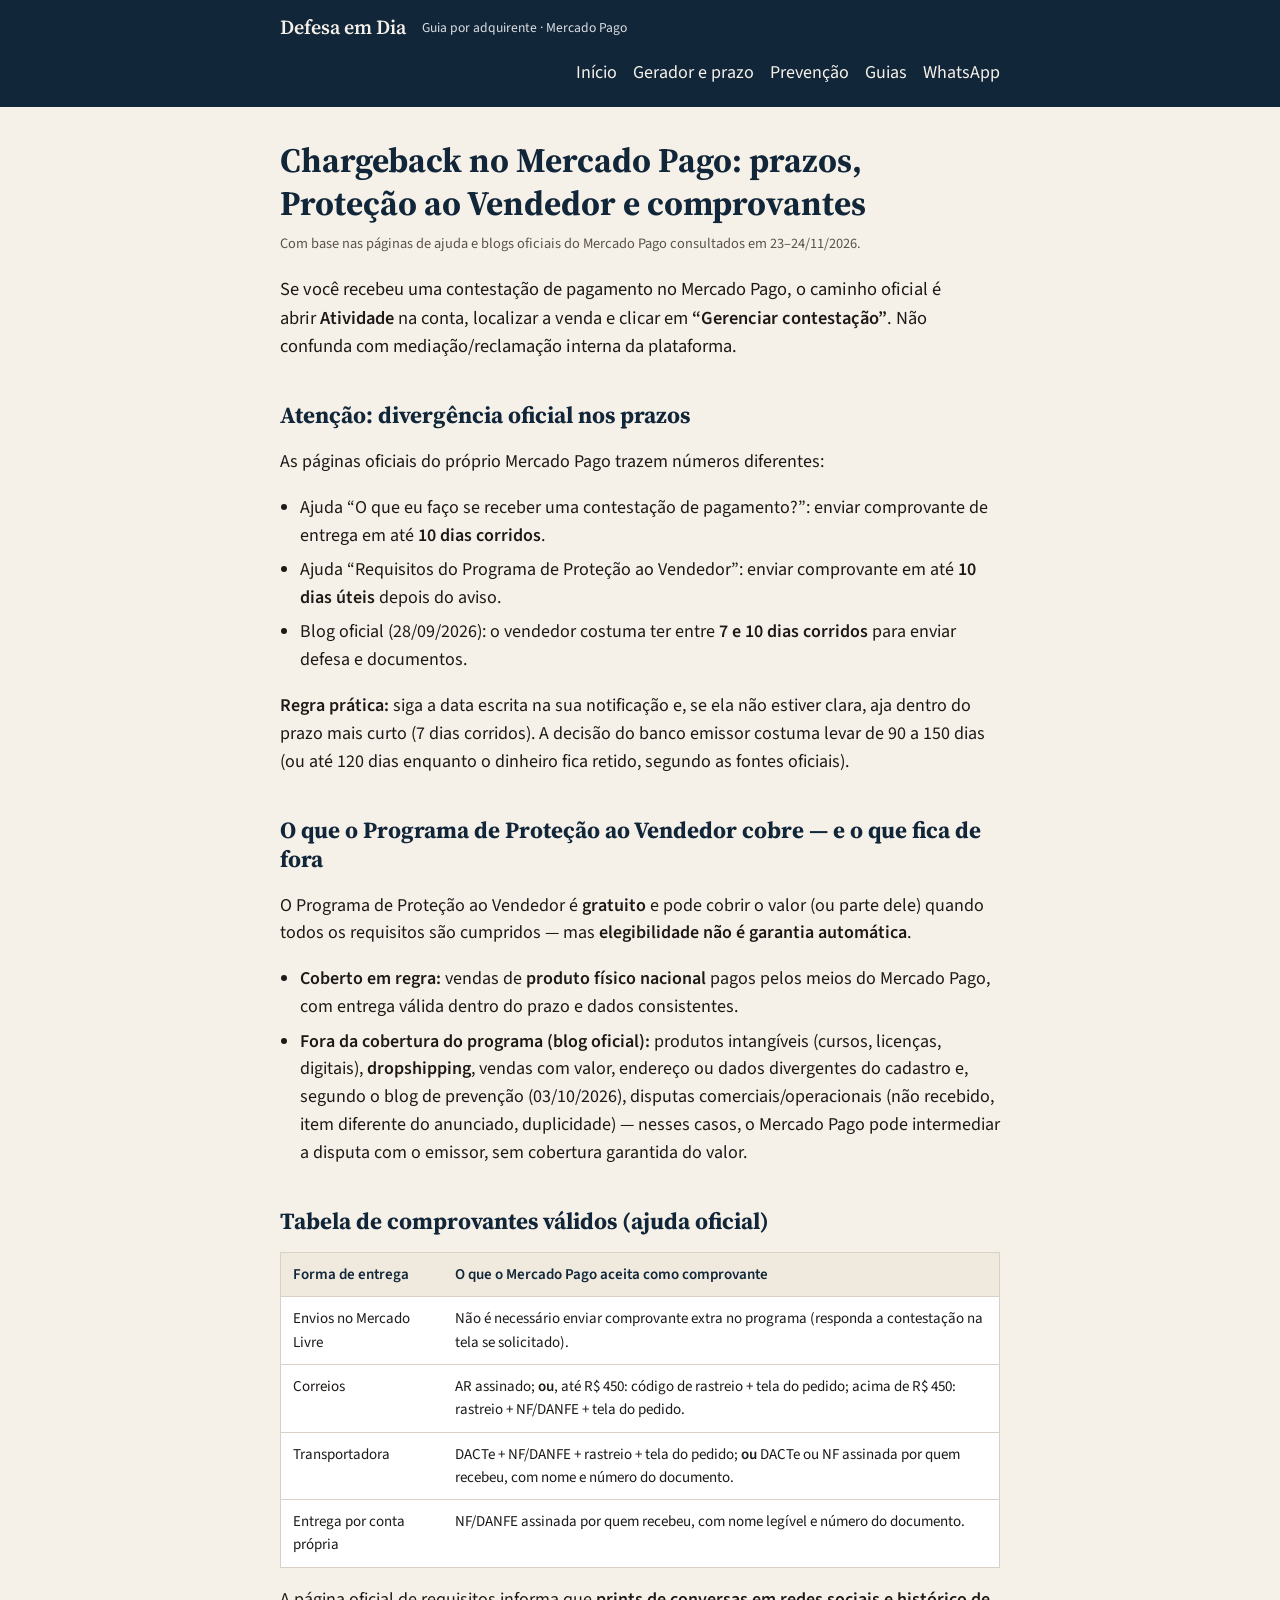
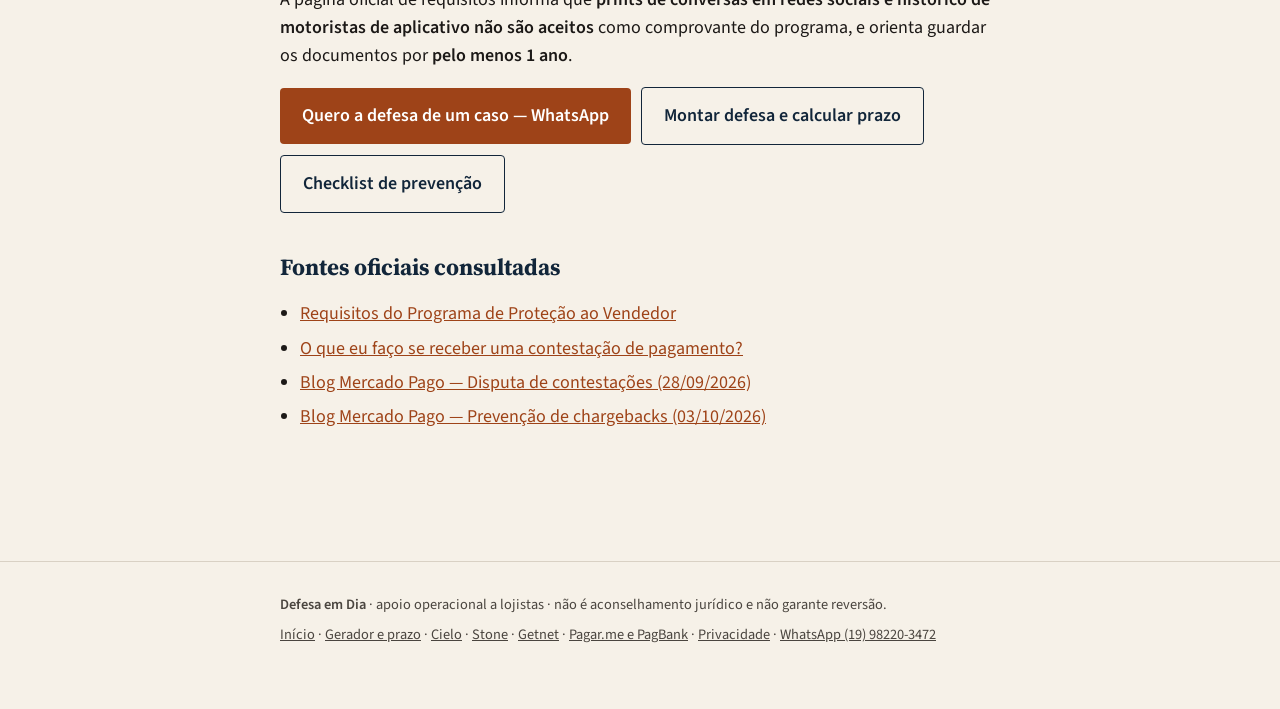
<file: chargeback-mercadopago.html>
<!DOCTYPE html>
<html lang="pt-BR">
<head>
  <meta charset="utf-8">
  <meta name="viewport" content="width=device-width, initial-scale=1">
  <meta name="referrer" content="no-referrer">
  <meta http-equiv="Content-Security-Policy" content="default-src 'none'; base-uri 'self'; form-action 'self'; script-src 'self'; style-src 'self'; font-src 'self'; img-src 'self'; connect-src 'none'; object-src 'none'; frame-src 'none'; worker-src 'none'; media-src 'none'; manifest-src 'none'; upgrade-insecure-requests">
  <title>Chargeback no Mercado Pago: prazos e provas | Defesa em Dia</title>
  <meta name="description" content="Como responder chargeback no Mercado Pago: divergência de prazos oficiais, o que a Proteção ao Vendedor cobre e quais comprovantes valem.">
  <link rel="canonical" href="https://andredudu.github.io/defesa-em-dia/chargeback-mercadopago.html">
  <meta property="og:type" content="article">
  <meta property="og:locale" content="pt_BR">
  <meta property="og:site_name" content="Defesa em Dia">
  <meta property="og:title" content="Chargeback no Mercado Pago: prazos e provas | Defesa em Dia">
  <meta property="og:description" content="Como responder chargeback no Mercado Pago: divergência de prazos oficiais, o que a Proteção ao Vendedor cobre e quais comprovantes valem.">
  <meta property="og:url" content="https://andredudu.github.io/defesa-em-dia/chargeback-mercadopago.html">
  <meta property="og:image" content="https://andredudu.github.io/defesa-em-dia/og-image.png">
  <meta property="og:image:width" content="1200">
  <meta property="og:image:height" content="630">
  <meta property="og:image:alt" content="Defesa em Dia — Chargeback no prazo. Defesa no português do seu adquirente.">
  <meta name="twitter:card" content="summary_large_image">
  <meta name="twitter:title" content="Chargeback no Mercado Pago: prazos e provas | Defesa em Dia">
  <meta name="twitter:description" content="Como responder chargeback no Mercado Pago: divergência de prazos oficiais, o que a Proteção ao Vendedor cobre e quais comprovantes valem.">
  <meta name="twitter:image" content="https://andredudu.github.io/defesa-em-dia/og-image.png">
  <link rel="preload" href="fonts/source-sans-3-latin.woff2" as="font" type="font/woff2" crossorigin>
  <link rel="preload" href="fonts/source-serif-4-latin.woff2" as="font" type="font/woff2" crossorigin>
  <link rel="icon" href="favicon.svg" type="image/svg+xml">
  <link rel="icon" href="favicon.ico" sizes="32x32">
  <link rel="stylesheet" href="estilo.css">
  <script src="framebust.js"></script>
  <script type="application/ld+json">
{
  "@context": "https://schema.org",
  "@graph": [
    {
      "@type": "Organization",
      "@id": "https://andredudu.github.io/defesa-em-dia/#organizacao",
      "name": "Defesa em Dia",
      "url": "https://andredudu.github.io/defesa-em-dia/",
      "logo": "https://andredudu.github.io/defesa-em-dia/og-image.png",
      "description": "Apoio operacional a lojistas para organizar carta de defesa, checklist de provas e prazos de chargeback. Não é advocacia e não garante reversão.",
      "areaServed": "BR"
    },
    {
      "@type": "Article",
      "headline": "Chargeback no Mercado Pago: prazos, Proteção ao Vendedor e comprovantes",
      "description": "Como responder chargeback no Mercado Pago: divergência de prazos oficiais, o que a Proteção ao Vendedor cobre e quais comprovantes valem.",
      "inLanguage": "pt-BR",
      "datePublished": "2026-11-23",
      "dateModified": "2026-11-25",
      "author": {
        "@id": "https://andredudu.github.io/defesa-em-dia/#organizacao"
      },
      "publisher": {
        "@id": "https://andredudu.github.io/defesa-em-dia/#organizacao"
      },
      "mainEntityOfPage": "https://andredudu.github.io/defesa-em-dia/chargeback-mercadopago.html",
      "image": "https://andredudu.github.io/defesa-em-dia/og-image.png"
    }
  ]
}
  </script>
</head>
<body>
  <header class="top">
    <div class="wrap barra">
      <a class="marca" href="index.html">Defesa em Dia</a>
      <span class="tag">Guia por adquirente · Mercado Pago</span>
      <nav>
        <a href="index.html">Início</a>
        <a href="app.html">Gerador e prazo</a>
        <a href="prevencao.html">Prevenção</a>
        <a href="o-que-e-chargeback.html">Guias</a>
        <a href="https://wa.me/5519982203472?text=Ol%C3%A1%2C%20tive%20um%20chargeback%20e%20quero%20ver%20uma%20defesa%20de%20teste." target="_blank" rel="noopener noreferrer">WhatsApp</a>
      </nav>
    </div>
  </header>
  <main class="wrap pagina-app">
    <h1>Chargeback no Mercado Pago: prazos, Proteção ao Vendedor e comprovantes</h1>
    <p class="artigo-meta">Com base nas páginas de ajuda e blogs oficiais do Mercado Pago consultados em 23–24/11/2026.</p>
    <p class="sub">Se você recebeu uma contestação de pagamento no Mercado Pago, o caminho oficial é abrir <strong>Atividade</strong> na conta, localizar a venda e clicar em <strong>“Gerenciar contestação”</strong>. Não confunda com mediação/reclamação interna da plataforma.</p>

    <h2>Atenção: divergência oficial nos prazos</h2>
    <p>As páginas oficiais do próprio Mercado Pago trazem números diferentes:</p>
    <ul>
      <li>Ajuda “O que eu faço se receber uma contestação de pagamento?”: enviar comprovante de entrega em até <strong>10 dias corridos</strong>.</li>
      <li>Ajuda “Requisitos do Programa de Proteção ao Vendedor”: enviar comprovante em até <strong>10 dias úteis</strong> depois do aviso.</li>
      <li>Blog oficial (28/09/2026): o vendedor costuma ter entre <strong>7 e 10 dias corridos</strong> para enviar defesa e documentos.</li>
    </ul>
    <p><strong>Regra prática:</strong> siga a data escrita na sua notificação e, se ela não estiver clara, aja dentro do prazo mais curto (7 dias corridos). A decisão do banco emissor costuma levar de 90 a 150 dias (ou até 120 dias enquanto o dinheiro fica retido, segundo as fontes oficiais).</p>

    <h2>O que o Programa de Proteção ao Vendedor cobre — e o que fica de fora</h2>
    <p>O Programa de Proteção ao Vendedor é <strong>gratuito</strong> e pode cobrir o valor (ou parte dele) quando todos os requisitos são cumpridos — mas <strong>elegibilidade não é garantia automática</strong>.</p>
    <ul>
      <li><strong>Coberto em regra:</strong> vendas de <strong>produto físico nacional</strong> pagos pelos meios do Mercado Pago, com entrega válida dentro do prazo e dados consistentes.</li>
      <li><strong>Fora da cobertura do programa (blog oficial):</strong> produtos intangíveis (cursos, licenças, digitais), <strong>dropshipping</strong>, vendas com valor, endereço ou dados divergentes do cadastro e, segundo o blog de prevenção (03/10/2026), disputas comerciais/operacionais (não recebido, item diferente do anunciado, duplicidade) — nesses casos, o Mercado Pago pode intermediar a disputa com o emissor, sem cobertura garantida do valor.</li>
    </ul>

    <h2>Tabela de comprovantes válidos (ajuda oficial)</h2>
    <div class="tabela-wrap">
      <table class="tabela">
        <thead>
          <tr>
            <th>Forma de entrega</th>
            <th>O que o Mercado Pago aceita como comprovante</th>
          </tr>
        </thead>
        <tbody>
          <tr>
            <td>Envios no Mercado Livre</td>
            <td>Não é necessário enviar comprovante extra no programa (responda a contestação na tela se solicitado).</td>
          </tr>
          <tr>
            <td>Correios</td>
            <td>AR assinado; <strong>ou</strong>, até R$ 450: código de rastreio + tela do pedido; acima de R$ 450: rastreio + NF/DANFE + tela do pedido.</td>
          </tr>
          <tr>
            <td>Transportadora</td>
            <td>DACTe + NF/DANFE + rastreio + tela do pedido; <strong>ou</strong> DACTe ou NF assinada por quem recebeu, com nome e número do documento.</td>
          </tr>
          <tr>
            <td>Entrega por conta própria</td>
            <td>NF/DANFE assinada por quem recebeu, com nome legível e número do documento.</td>
          </tr>
        </tbody>
      </table>
    </div>
    <p>A página oficial de requisitos informa que <strong>prints de conversas em redes sociais e histórico de motoristas de aplicativo não são aceitos</strong> como comprovante do programa, e orienta guardar os documentos por <strong>pelo menos 1 ano</strong>.</p>

    <div class="hero-acoes">
      <a class="btn" href="https://wa.me/5519982203472?text=Ol%C3%A1%2C%20tive%20um%20chargeback%20e%20quero%20ver%20uma%20defesa%20de%20teste." target="_blank" rel="noopener noreferrer">Quero a defesa de um caso — WhatsApp</a>
      <a class="btn btn-sec" href="app.html">Montar defesa e calcular prazo</a>
      <a class="btn btn-sec" href="prevencao.html">Checklist de prevenção</a>
    </div>

    <h2>Fontes oficiais consultadas</h2>
    <ul>
      <li><a href="https://www.mercadopago.com.br/ajuda/requisitos-programa-protecao-vendedor_528" target="_blank" rel="noopener noreferrer">Requisitos do Programa de Proteção ao Vendedor</a></li>
      <li><a href="https://www.mercadopago.com.br/ajuda/o-que-fazer-contestacao-pagamento_23881" target="_blank" rel="noopener noreferrer">O que eu faço se receber uma contestação de pagamento?</a></li>
      <li><a href="https://www.mercadopago.com.br/blog/disputa-de-contestacoes-mais-uma-maneira-com-que-o-mercado-pago-te-protege-contra-chargebacks" target="_blank" rel="noopener noreferrer">Blog Mercado Pago — Disputa de contestações (28/09/2026)</a></li>
      <li><a href="https://www.mercadopago.com.br/blog/prevencao-chargebacks" target="_blank" rel="noopener noreferrer">Blog Mercado Pago — Prevenção de chargebacks (03/10/2026)</a></li>
    </ul>
  </main>
  <footer class="rodape">
    <div class="wrap">
      <strong>Defesa em Dia</strong> · apoio operacional a lojistas · não é aconselhamento jurídico e não garante reversão.<br>
      <p class="links-rodape"><a href="index.html">Início</a> · <a href="app.html">Gerador e prazo</a> · <a href="chargeback-cielo.html">Cielo</a> · <a href="chargeback-stone.html">Stone</a> · <a href="chargeback-getnet.html">Getnet</a> · <a href="chargeback-pagarme-pagbank.html">Pagar.me e PagBank</a> · <a href="privacidade.html">Privacidade</a> · <a href="https://wa.me/5519982203472?text=Ol%C3%A1%2C%20tive%20um%20chargeback%20e%20quero%20ver%20uma%20defesa%20de%20teste." target="_blank" rel="noopener noreferrer">WhatsApp (19) 98220-3472</a></p>
    </div>
  </footer>
</body>
</html>
</file>
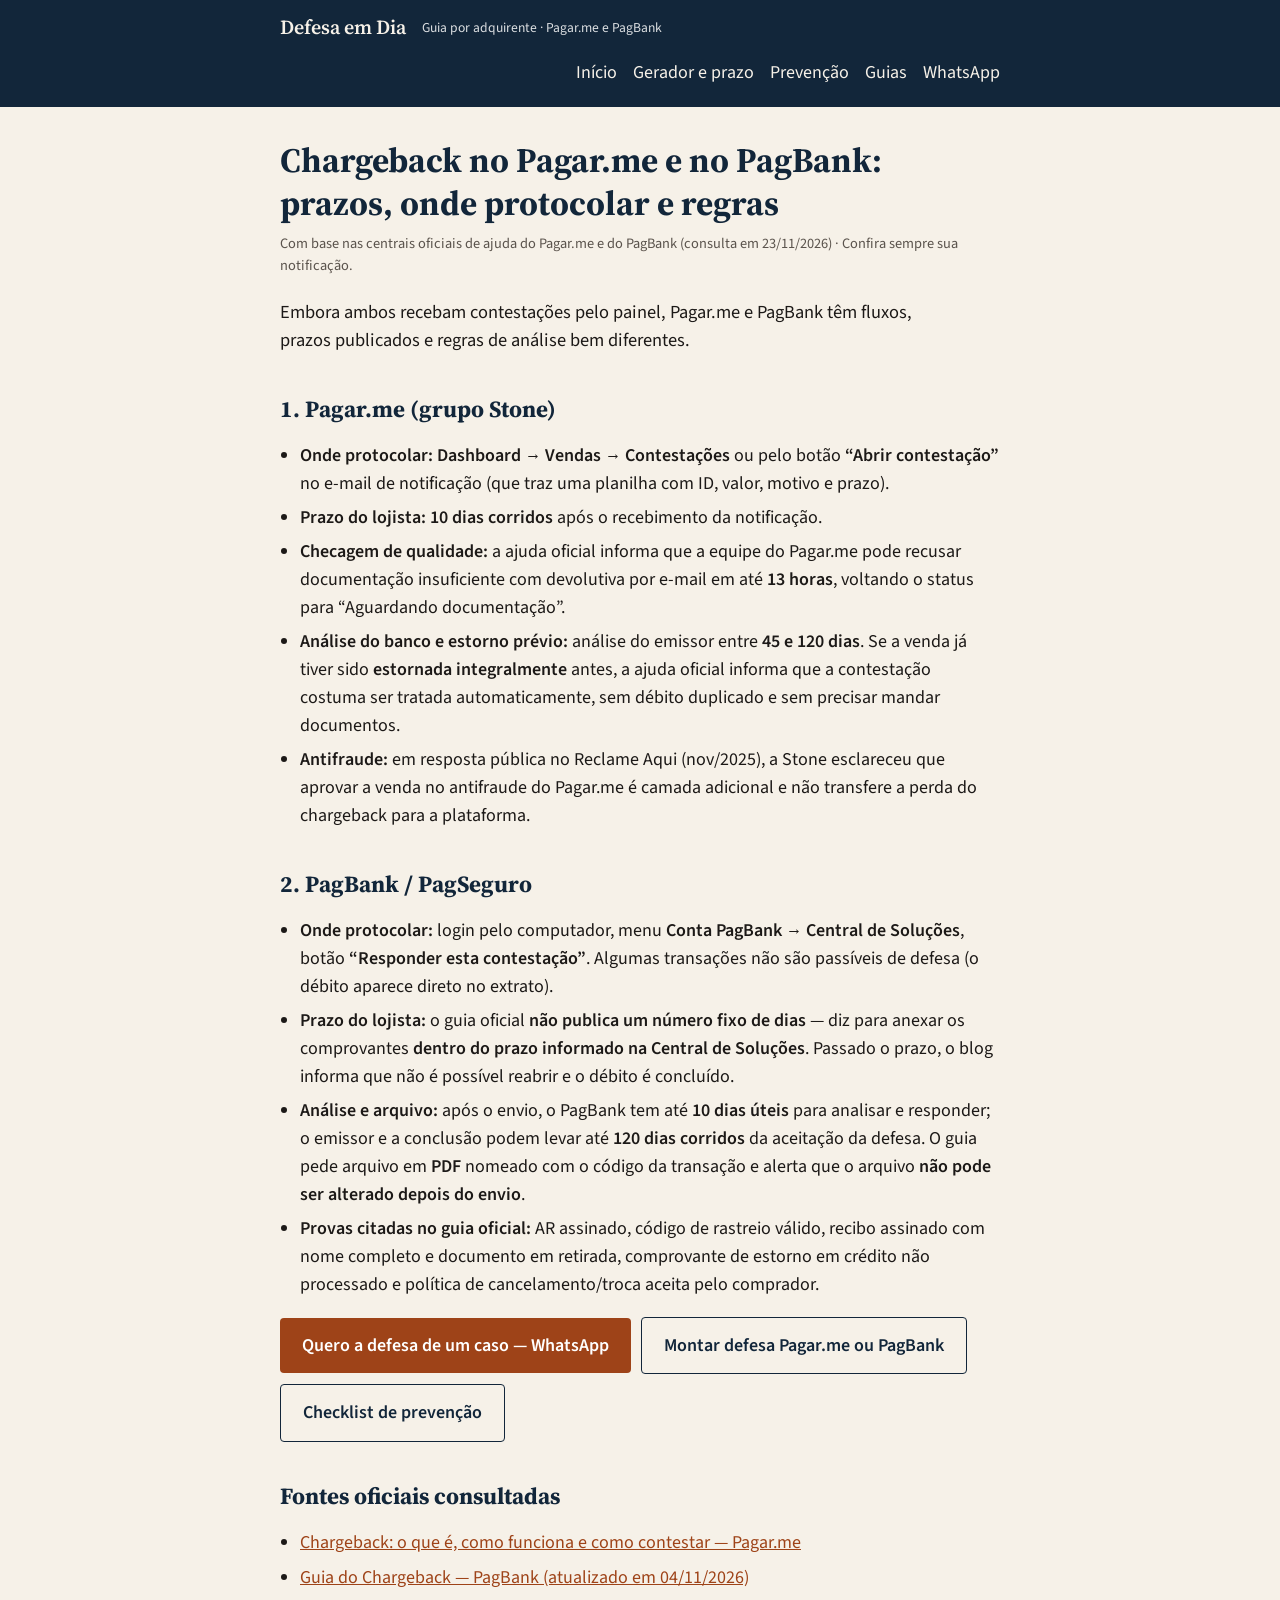
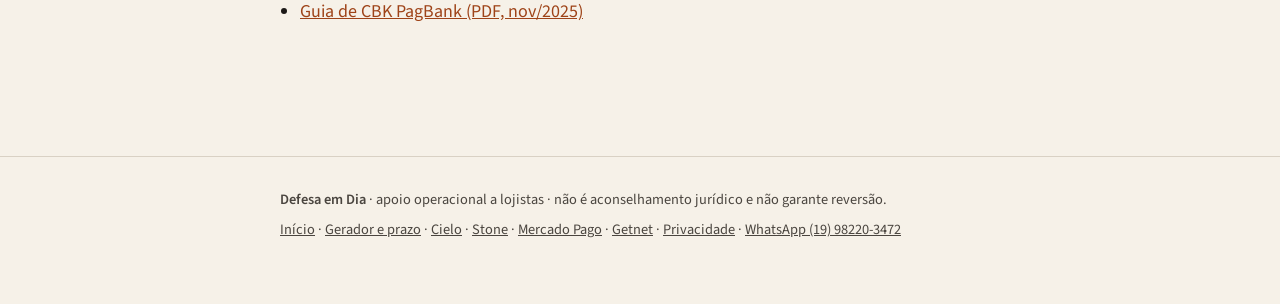
<file: chargeback-pagarme-pagbank.html>
<!DOCTYPE html>
<html lang="pt-BR">
<head>
  <meta charset="utf-8">
  <meta name="viewport" content="width=device-width, initial-scale=1">
  <meta name="referrer" content="no-referrer">
  <meta http-equiv="Content-Security-Policy" content="default-src 'none'; base-uri 'self'; form-action 'self'; script-src 'self'; style-src 'self'; font-src 'self'; img-src 'self'; connect-src 'none'; object-src 'none'; frame-src 'none'; worker-src 'none'; media-src 'none'; manifest-src 'none'; upgrade-insecure-requests">
  <title>Chargeback no Pagar.me e no PagBank | Defesa em Dia</title>
  <meta name="description" content="Como contestar chargeback no Pagar.me (10 dias corridos no Dashboard) e no PagBank (prazo da Central de Soluções), segundo as páginas oficiais.">
  <link rel="canonical" href="https://andredudu.github.io/defesa-em-dia/chargeback-pagarme-pagbank.html">
  <meta property="og:type" content="article">
  <meta property="og:locale" content="pt_BR">
  <meta property="og:site_name" content="Defesa em Dia">
  <meta property="og:title" content="Chargeback no Pagar.me e no PagBank | Defesa em Dia">
  <meta property="og:description" content="Como contestar chargeback no Pagar.me (10 dias corridos no Dashboard) e no PagBank (prazo da Central de Soluções), segundo as páginas oficiais.">
  <meta property="og:url" content="https://andredudu.github.io/defesa-em-dia/chargeback-pagarme-pagbank.html">
  <meta property="og:image" content="https://andredudu.github.io/defesa-em-dia/og-image.png">
  <meta property="og:image:width" content="1200">
  <meta property="og:image:height" content="630">
  <meta property="og:image:alt" content="Defesa em Dia — Chargeback no prazo. Defesa no português do seu adquirente.">
  <meta name="twitter:card" content="summary_large_image">
  <meta name="twitter:title" content="Chargeback no Pagar.me e no PagBank | Defesa em Dia">
  <meta name="twitter:description" content="Como contestar chargeback no Pagar.me (10 dias corridos no Dashboard) e no PagBank (prazo da Central de Soluções), segundo as páginas oficiais.">
  <meta name="twitter:image" content="https://andredudu.github.io/defesa-em-dia/og-image.png">
  <link rel="preload" href="fonts/source-sans-3-latin.woff2" as="font" type="font/woff2" crossorigin>
  <link rel="preload" href="fonts/source-serif-4-latin.woff2" as="font" type="font/woff2" crossorigin>
  <link rel="icon" href="favicon.svg" type="image/svg+xml">
  <link rel="icon" href="favicon.ico" sizes="32x32">
  <link rel="stylesheet" href="estilo.css">
  <script src="framebust.js"></script>
  <script type="application/ld+json">
{
  "@context": "https://schema.org",
  "@graph": [
    {
      "@type": "Organization",
      "@id": "https://andredudu.github.io/defesa-em-dia/#organizacao",
      "name": "Defesa em Dia",
      "url": "https://andredudu.github.io/defesa-em-dia/",
      "logo": "https://andredudu.github.io/defesa-em-dia/og-image.png",
      "description": "Apoio operacional a lojistas para organizar carta de defesa, checklist de provas e prazos de chargeback. Não é advocacia e não garante reversão.",
      "areaServed": "BR"
    },
    {
      "@type": "Article",
      "headline": "Chargeback no Pagar.me e no PagBank: prazos, onde protocolar e regras",
      "description": "Como contestar chargeback no Pagar.me (10 dias corridos no Dashboard) e no PagBank (prazo da Central de Soluções), segundo as páginas oficiais.",
      "inLanguage": "pt-BR",
      "datePublished": "2026-11-23",
      "dateModified": "2026-11-25",
      "author": {
        "@id": "https://andredudu.github.io/defesa-em-dia/#organizacao"
      },
      "publisher": {
        "@id": "https://andredudu.github.io/defesa-em-dia/#organizacao"
      },
      "mainEntityOfPage": "https://andredudu.github.io/defesa-em-dia/chargeback-pagarme-pagbank.html",
      "image": "https://andredudu.github.io/defesa-em-dia/og-image.png"
    }
  ]
}
  </script>
</head>
<body>
  <header class="top">
    <div class="wrap barra">
      <a class="marca" href="index.html">Defesa em Dia</a>
      <span class="tag">Guia por adquirente · Pagar.me e PagBank</span>
      <nav>
        <a href="index.html">Início</a>
        <a href="app.html">Gerador e prazo</a>
        <a href="prevencao.html">Prevenção</a>
        <a href="o-que-e-chargeback.html">Guias</a>
        <a href="https://wa.me/5519982203472?text=Ol%C3%A1%2C%20tive%20um%20chargeback%20e%20quero%20ver%20uma%20defesa%20de%20teste." target="_blank" rel="noopener noreferrer">WhatsApp</a>
      </nav>
    </div>
  </header>
  <main class="wrap pagina-app">
    <h1>Chargeback no Pagar.me e no PagBank: prazos, onde protocolar e regras</h1>
    <p class="artigo-meta">Com base nas centrais oficiais de ajuda do Pagar.me e do PagBank (consulta em 23/11/2026) · Confira sempre sua notificação.</p>
    <p class="sub">Embora ambos recebam contestações pelo painel, Pagar.me e PagBank têm fluxos, prazos publicados e regras de análise bem diferentes.</p>

    <h2>1. Pagar.me (grupo Stone)</h2>
    <ul>
      <li><strong>Onde protocolar:</strong> <strong>Dashboard → Vendas → Contestações</strong> ou pelo botão <strong>“Abrir contestação”</strong> no e-mail de notificação (que traz uma planilha com ID, valor, motivo e prazo).</li>
      <li><strong>Prazo do lojista:</strong> <strong>10 dias corridos</strong> após o recebimento da notificação.</li>
      <li><strong>Checagem de qualidade:</strong> a ajuda oficial informa que a equipe do Pagar.me pode recusar documentação insuficiente com devolutiva por e-mail em até <strong>13 horas</strong>, voltando o status para “Aguardando documentação”.</li>
      <li><strong>Análise do banco e estorno prévio:</strong> análise do emissor entre <strong>45 e 120 dias</strong>. Se a venda já tiver sido <strong>estornada integralmente</strong> antes, a ajuda oficial informa que a contestação costuma ser tratada automaticamente, sem débito duplicado e sem precisar mandar documentos.</li>
      <li><strong>Antifraude:</strong> em resposta pública no Reclame Aqui (nov/2025), a Stone esclareceu que aprovar a venda no antifraude do Pagar.me é camada adicional e não transfere a perda do chargeback para a plataforma.</li>
    </ul>

    <h2>2. PagBank / PagSeguro</h2>
    <ul>
      <li><strong>Onde protocolar:</strong> login pelo computador, menu <strong>Conta PagBank → Central de Soluções</strong>, botão <strong>“Responder esta contestação”</strong>. Algumas transações não são passíveis de defesa (o débito aparece direto no extrato).</li>
      <li><strong>Prazo do lojista:</strong> o guia oficial <strong>não publica um número fixo de dias</strong> — diz para anexar os comprovantes <strong>dentro do prazo informado na Central de Soluções</strong>. Passado o prazo, o blog informa que não é possível reabrir e o débito é concluído.</li>
      <li><strong>Análise e arquivo:</strong> após o envio, o PagBank tem até <strong>10 dias úteis</strong> para analisar e responder; o emissor e a conclusão podem levar até <strong>120 dias corridos</strong> da aceitação da defesa. O guia pede arquivo em <strong>PDF</strong> nomeado com o código da transação e alerta que o arquivo <strong>não pode ser alterado depois do envio</strong>.</li>
      <li><strong>Provas citadas no guia oficial:</strong> AR assinado, código de rastreio válido, recibo assinado com nome completo e documento em retirada, comprovante de estorno em crédito não processado e política de cancelamento/troca aceita pelo comprador.</li>
    </ul>

    <div class="hero-acoes">
      <a class="btn" href="https://wa.me/5519982203472?text=Ol%C3%A1%2C%20tive%20um%20chargeback%20e%20quero%20ver%20uma%20defesa%20de%20teste." target="_blank" rel="noopener noreferrer">Quero a defesa de um caso — WhatsApp</a>
      <a class="btn btn-sec" href="app.html">Montar defesa Pagar.me ou PagBank</a>
      <a class="btn btn-sec" href="prevencao.html">Checklist de prevenção</a>
    </div>

    <h2>Fontes oficiais consultadas</h2>
    <ul>
      <li><a href="https://pagarme.helpjuice.com/pt_BR/chargeback-o-que-e-como-funciona-e-como-contestar" target="_blank" rel="noopener noreferrer">Chargeback: o que é, como funciona e como contestar — Pagar.me</a></li>
      <li><a href="https://blog.pagbank.com.br/guia-do-chargeback" target="_blank" rel="noopener noreferrer">Guia do Chargeback — PagBank (atualizado em 04/11/2026)</a></li>
      <li><a href="https://assets-blog.pagseguro.uol.com.br/wp-content/2025/11/Guia-de-CBK-2025-Versao-Novembro.pdf" target="_blank" rel="noopener noreferrer">Guia de CBK PagBank (PDF, nov/2025)</a></li>
    </ul>
  </main>
  <footer class="rodape">
    <div class="wrap">
      <strong>Defesa em Dia</strong> · apoio operacional a lojistas · não é aconselhamento jurídico e não garante reversão.<br>
      <p class="links-rodape"><a href="index.html">Início</a> · <a href="app.html">Gerador e prazo</a> · <a href="chargeback-cielo.html">Cielo</a> · <a href="chargeback-stone.html">Stone</a> · <a href="chargeback-mercadopago.html">Mercado Pago</a> · <a href="chargeback-getnet.html">Getnet</a> · <a href="privacidade.html">Privacidade</a> · <a href="https://wa.me/5519982203472?text=Ol%C3%A1%2C%20tive%20um%20chargeback%20e%20quero%20ver%20uma%20defesa%20de%20teste." target="_blank" rel="noopener noreferrer">WhatsApp (19) 98220-3472</a></p>
    </div>
  </footer>
</body>
</html>
</file>
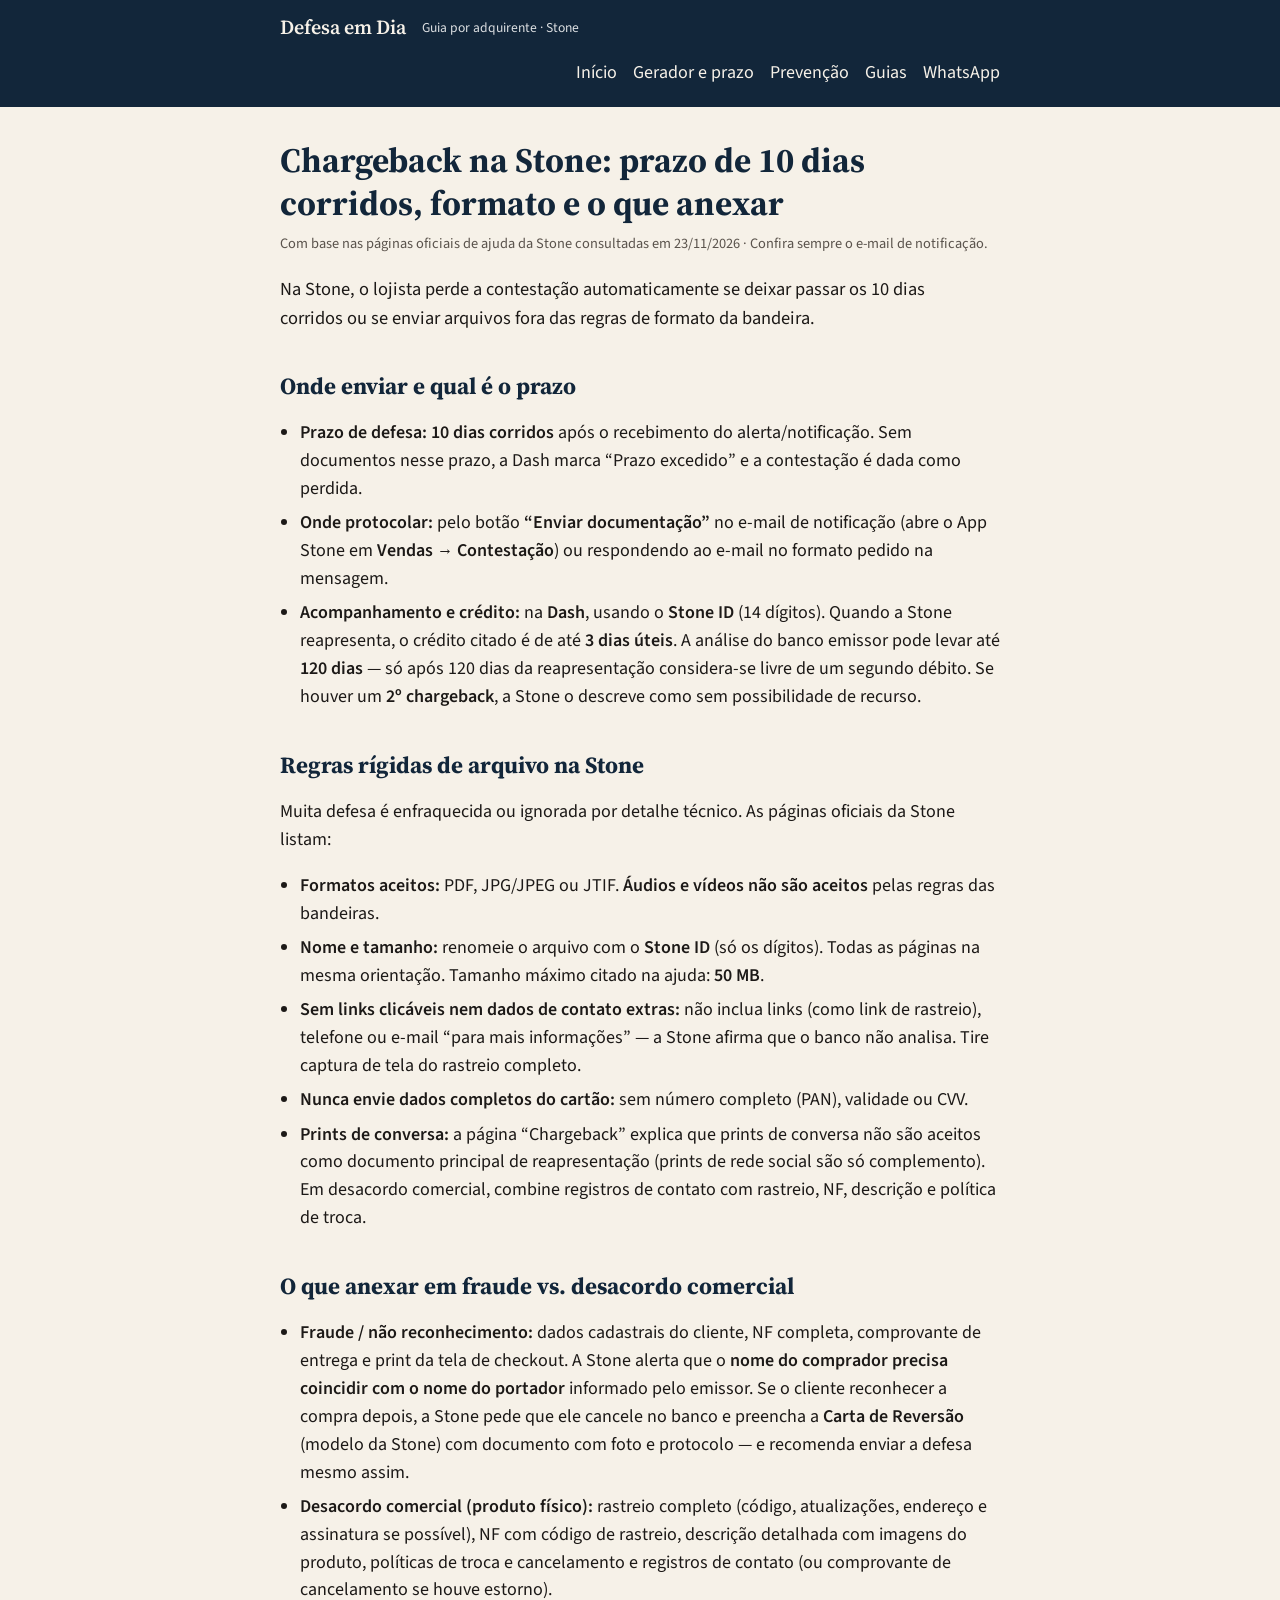
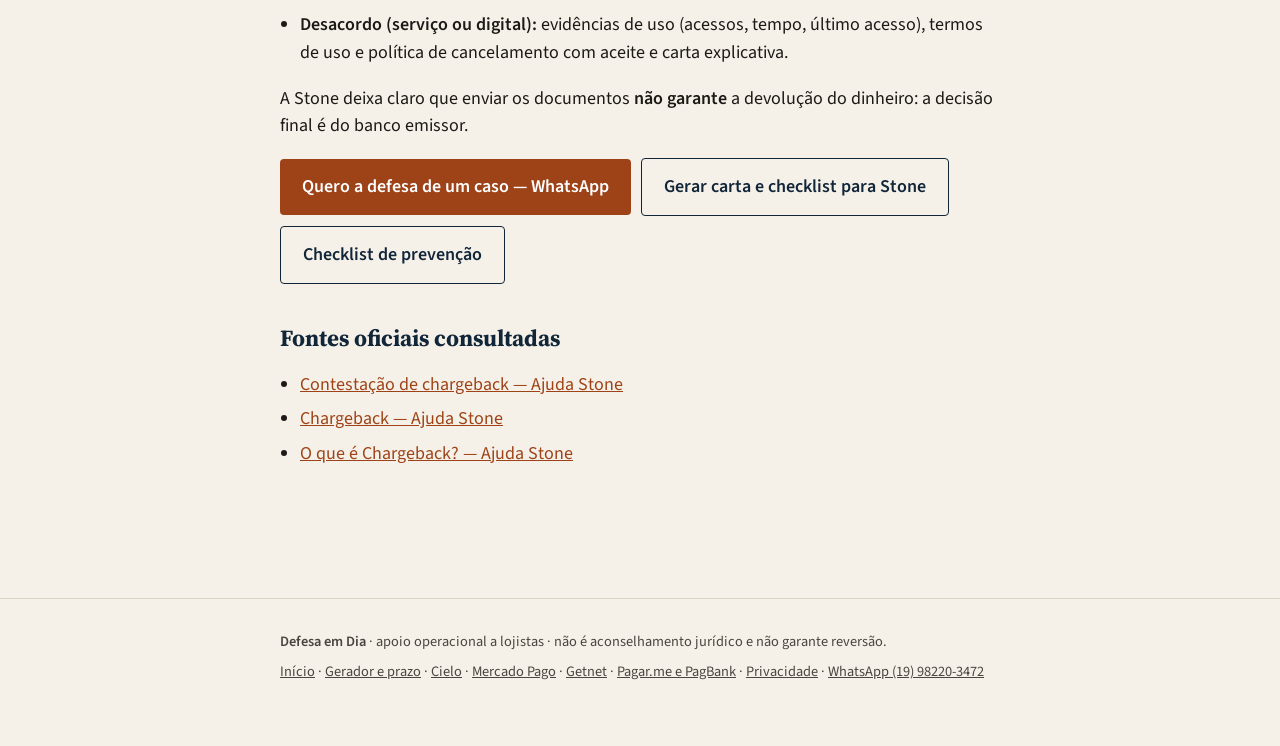
<file: chargeback-stone.html>
<!DOCTYPE html>
<html lang="pt-BR">
<head>
  <meta charset="utf-8">
  <meta name="viewport" content="width=device-width, initial-scale=1">
  <meta name="referrer" content="no-referrer">
  <meta http-equiv="Content-Security-Policy" content="default-src 'none'; base-uri 'self'; form-action 'self'; script-src 'self'; style-src 'self'; font-src 'self'; img-src 'self'; connect-src 'none'; object-src 'none'; frame-src 'none'; worker-src 'none'; media-src 'none'; manifest-src 'none'; upgrade-insecure-requests">
  <title>Chargeback na Stone: prazo e formato | Defesa em Dia</title>
  <meta name="description" content="Regras oficiais da Stone para contestar chargeback: 10 dias corridos, nome do arquivo com Stone ID de 14 dígitos, o que é proibido anexar e o 2º chargeback.">
  <link rel="canonical" href="https://andredudu.github.io/defesa-em-dia/chargeback-stone.html">
  <meta property="og:type" content="article">
  <meta property="og:locale" content="pt_BR">
  <meta property="og:site_name" content="Defesa em Dia">
  <meta property="og:title" content="Chargeback na Stone: prazo e formato | Defesa em Dia">
  <meta property="og:description" content="Regras oficiais da Stone para contestar chargeback: 10 dias corridos, nome do arquivo com Stone ID de 14 dígitos, o que é proibido anexar e o 2º chargeback.">
  <meta property="og:url" content="https://andredudu.github.io/defesa-em-dia/chargeback-stone.html">
  <meta property="og:image" content="https://andredudu.github.io/defesa-em-dia/og-image.png">
  <meta property="og:image:width" content="1200">
  <meta property="og:image:height" content="630">
  <meta property="og:image:alt" content="Defesa em Dia — Chargeback no prazo. Defesa no português do seu adquirente.">
  <meta name="twitter:card" content="summary_large_image">
  <meta name="twitter:title" content="Chargeback na Stone: prazo e formato | Defesa em Dia">
  <meta name="twitter:description" content="Regras oficiais da Stone para contestar chargeback: 10 dias corridos, nome do arquivo com Stone ID de 14 dígitos, o que é proibido anexar e o 2º chargeback.">
  <meta name="twitter:image" content="https://andredudu.github.io/defesa-em-dia/og-image.png">
  <link rel="preload" href="fonts/source-sans-3-latin.woff2" as="font" type="font/woff2" crossorigin>
  <link rel="preload" href="fonts/source-serif-4-latin.woff2" as="font" type="font/woff2" crossorigin>
  <link rel="icon" href="favicon.svg" type="image/svg+xml">
  <link rel="icon" href="favicon.ico" sizes="32x32">
  <link rel="stylesheet" href="estilo.css">
  <script src="framebust.js"></script>
  <script type="application/ld+json">
{
  "@context": "https://schema.org",
  "@graph": [
    {
      "@type": "Organization",
      "@id": "https://andredudu.github.io/defesa-em-dia/#organizacao",
      "name": "Defesa em Dia",
      "url": "https://andredudu.github.io/defesa-em-dia/",
      "logo": "https://andredudu.github.io/defesa-em-dia/og-image.png",
      "description": "Apoio operacional a lojistas para organizar carta de defesa, checklist de provas e prazos de chargeback. Não é advocacia e não garante reversão.",
      "areaServed": "BR"
    },
    {
      "@type": "Article",
      "headline": "Chargeback na Stone: prazo de 10 dias corridos, formato e o que anexar",
      "description": "Regras oficiais da Stone para contestar chargeback: 10 dias corridos, nome do arquivo com Stone ID de 14 dígitos, o que é proibido anexar e o 2º chargeback.",
      "inLanguage": "pt-BR",
      "datePublished": "2026-11-23",
      "dateModified": "2026-11-25",
      "author": {
        "@id": "https://andredudu.github.io/defesa-em-dia/#organizacao"
      },
      "publisher": {
        "@id": "https://andredudu.github.io/defesa-em-dia/#organizacao"
      },
      "mainEntityOfPage": "https://andredudu.github.io/defesa-em-dia/chargeback-stone.html",
      "image": "https://andredudu.github.io/defesa-em-dia/og-image.png"
    }
  ]
}
  </script>
</head>
<body>
  <header class="top">
    <div class="wrap barra">
      <a class="marca" href="index.html">Defesa em Dia</a>
      <span class="tag">Guia por adquirente · Stone</span>
      <nav>
        <a href="index.html">Início</a>
        <a href="app.html">Gerador e prazo</a>
        <a href="prevencao.html">Prevenção</a>
        <a href="o-que-e-chargeback.html">Guias</a>
        <a href="https://wa.me/5519982203472?text=Ol%C3%A1%2C%20tive%20um%20chargeback%20e%20quero%20ver%20uma%20defesa%20de%20teste." target="_blank" rel="noopener noreferrer">WhatsApp</a>
      </nav>
    </div>
  </header>
  <main class="wrap pagina-app">
    <h1>Chargeback na Stone: prazo de 10 dias corridos, formato e o que anexar</h1>
    <p class="artigo-meta">Com base nas páginas oficiais de ajuda da Stone consultadas em 23/11/2026 · Confira sempre o e-mail de notificação.</p>
    <p class="sub">Na Stone, o lojista perde a contestação automaticamente se deixar passar os 10 dias corridos ou se enviar arquivos fora das regras de formato da bandeira.</p>

    <h2>Onde enviar e qual é o prazo</h2>
    <ul>
      <li><strong>Prazo de defesa:</strong> <strong>10 dias corridos</strong> após o recebimento do alerta/notificação. Sem documentos nesse prazo, a Dash marca “Prazo excedido” e a contestação é dada como perdida.</li>
      <li><strong>Onde protocolar:</strong> pelo botão <strong>“Enviar documentação”</strong> no e-mail de notificação (abre o App Stone em <strong>Vendas → Contestação</strong>) ou respondendo ao e-mail no formato pedido na mensagem.</li>
      <li><strong>Acompanhamento e crédito:</strong> na <strong>Dash</strong>, usando o <strong>Stone ID</strong> (14 dígitos). Quando a Stone reapresenta, o crédito citado é de até <strong>3 dias úteis</strong>. A análise do banco emissor pode levar até <strong>120 dias</strong> — só após 120 dias da reapresentação considera-se livre de um segundo débito. Se houver um <strong>2º chargeback</strong>, a Stone o descreve como sem possibilidade de recurso.</li>
    </ul>

    <h2>Regras rígidas de arquivo na Stone</h2>
    <p>Muita defesa é enfraquecida ou ignorada por detalhe técnico. As páginas oficiais da Stone listam:</p>
    <ul>
      <li><strong>Formatos aceitos:</strong> PDF, JPG/JPEG ou JTIF. <strong>Áudios e vídeos não são aceitos</strong> pelas regras das bandeiras.</li>
      <li><strong>Nome e tamanho:</strong> renomeie o arquivo com o <strong>Stone ID</strong> (só os dígitos). Todas as páginas na mesma orientação. Tamanho máximo citado na ajuda: <strong>50 MB</strong>.</li>
      <li><strong>Sem links clicáveis nem dados de contato extras:</strong> não inclua links (como link de rastreio), telefone ou e-mail “para mais informações” — a Stone afirma que o banco não analisa. Tire captura de tela do rastreio completo.</li>
      <li><strong>Nunca envie dados completos do cartão:</strong> sem número completo (PAN), validade ou CVV.</li>
      <li><strong>Prints de conversa:</strong> a página “Chargeback” explica que prints de conversa não são aceitos como documento principal de reapresentação (prints de rede social são só complemento). Em desacordo comercial, combine registros de contato com rastreio, NF, descrição e política de troca.</li>
    </ul>

    <h2>O que anexar em fraude vs. desacordo comercial</h2>
    <ul>
      <li><strong>Fraude / não reconhecimento:</strong> dados cadastrais do cliente, NF completa, comprovante de entrega e print da tela de checkout. A Stone alerta que o <strong>nome do comprador precisa coincidir com o nome do portador</strong> informado pelo emissor. Se o cliente reconhecer a compra depois, a Stone pede que ele cancele no banco e preencha a <strong>Carta de Reversão</strong> (modelo da Stone) com documento com foto e protocolo — e recomenda enviar a defesa mesmo assim.</li>
      <li><strong>Desacordo comercial (produto físico):</strong> rastreio completo (código, atualizações, endereço e assinatura se possível), NF com código de rastreio, descrição detalhada com imagens do produto, políticas de troca e cancelamento e registros de contato (ou comprovante de cancelamento se houve estorno).</li>
      <li><strong>Desacordo (serviço ou digital):</strong> evidências de uso (acessos, tempo, último acesso), termos de uso e política de cancelamento com aceite e carta explicativa.</li>
    </ul>
    <p>A Stone deixa claro que enviar os documentos <strong>não garante</strong> a devolução do dinheiro: a decisão final é do banco emissor.</p>

    <div class="hero-acoes">
      <a class="btn" href="https://wa.me/5519982203472?text=Ol%C3%A1%2C%20tive%20um%20chargeback%20e%20quero%20ver%20uma%20defesa%20de%20teste." target="_blank" rel="noopener noreferrer">Quero a defesa de um caso — WhatsApp</a>
      <a class="btn btn-sec" href="app.html">Gerar carta e checklist para Stone</a>
      <a class="btn btn-sec" href="prevencao.html">Checklist de prevenção</a>
    </div>

    <h2>Fontes oficiais consultadas</h2>
    <ul>
      <li><a href="https://ajuda.stone.com.br/contestacao-de-chargeback" target="_blank" rel="noopener noreferrer">Contestação de chargeback — Ajuda Stone</a></li>
      <li><a href="https://ajuda.stone.com.br/vendas/chargeback" target="_blank" rel="noopener noreferrer">Chargeback — Ajuda Stone</a></li>
      <li><a href="https://ajuda.stone.com.br/o-que-e-chargeback" target="_blank" rel="noopener noreferrer">O que é Chargeback? — Ajuda Stone</a></li>
    </ul>
  </main>
  <footer class="rodape">
    <div class="wrap">
      <strong>Defesa em Dia</strong> · apoio operacional a lojistas · não é aconselhamento jurídico e não garante reversão.<br>
      <p class="links-rodape"><a href="index.html">Início</a> · <a href="app.html">Gerador e prazo</a> · <a href="chargeback-cielo.html">Cielo</a> · <a href="chargeback-mercadopago.html">Mercado Pago</a> · <a href="chargeback-getnet.html">Getnet</a> · <a href="chargeback-pagarme-pagbank.html">Pagar.me e PagBank</a> · <a href="privacidade.html">Privacidade</a> · <a href="https://wa.me/5519982203472?text=Ol%C3%A1%2C%20tive%20um%20chargeback%20e%20quero%20ver%20uma%20defesa%20de%20teste." target="_blank" rel="noopener noreferrer">WhatsApp (19) 98220-3472</a></p>
    </div>
  </footer>
</body>
</html>
</file>
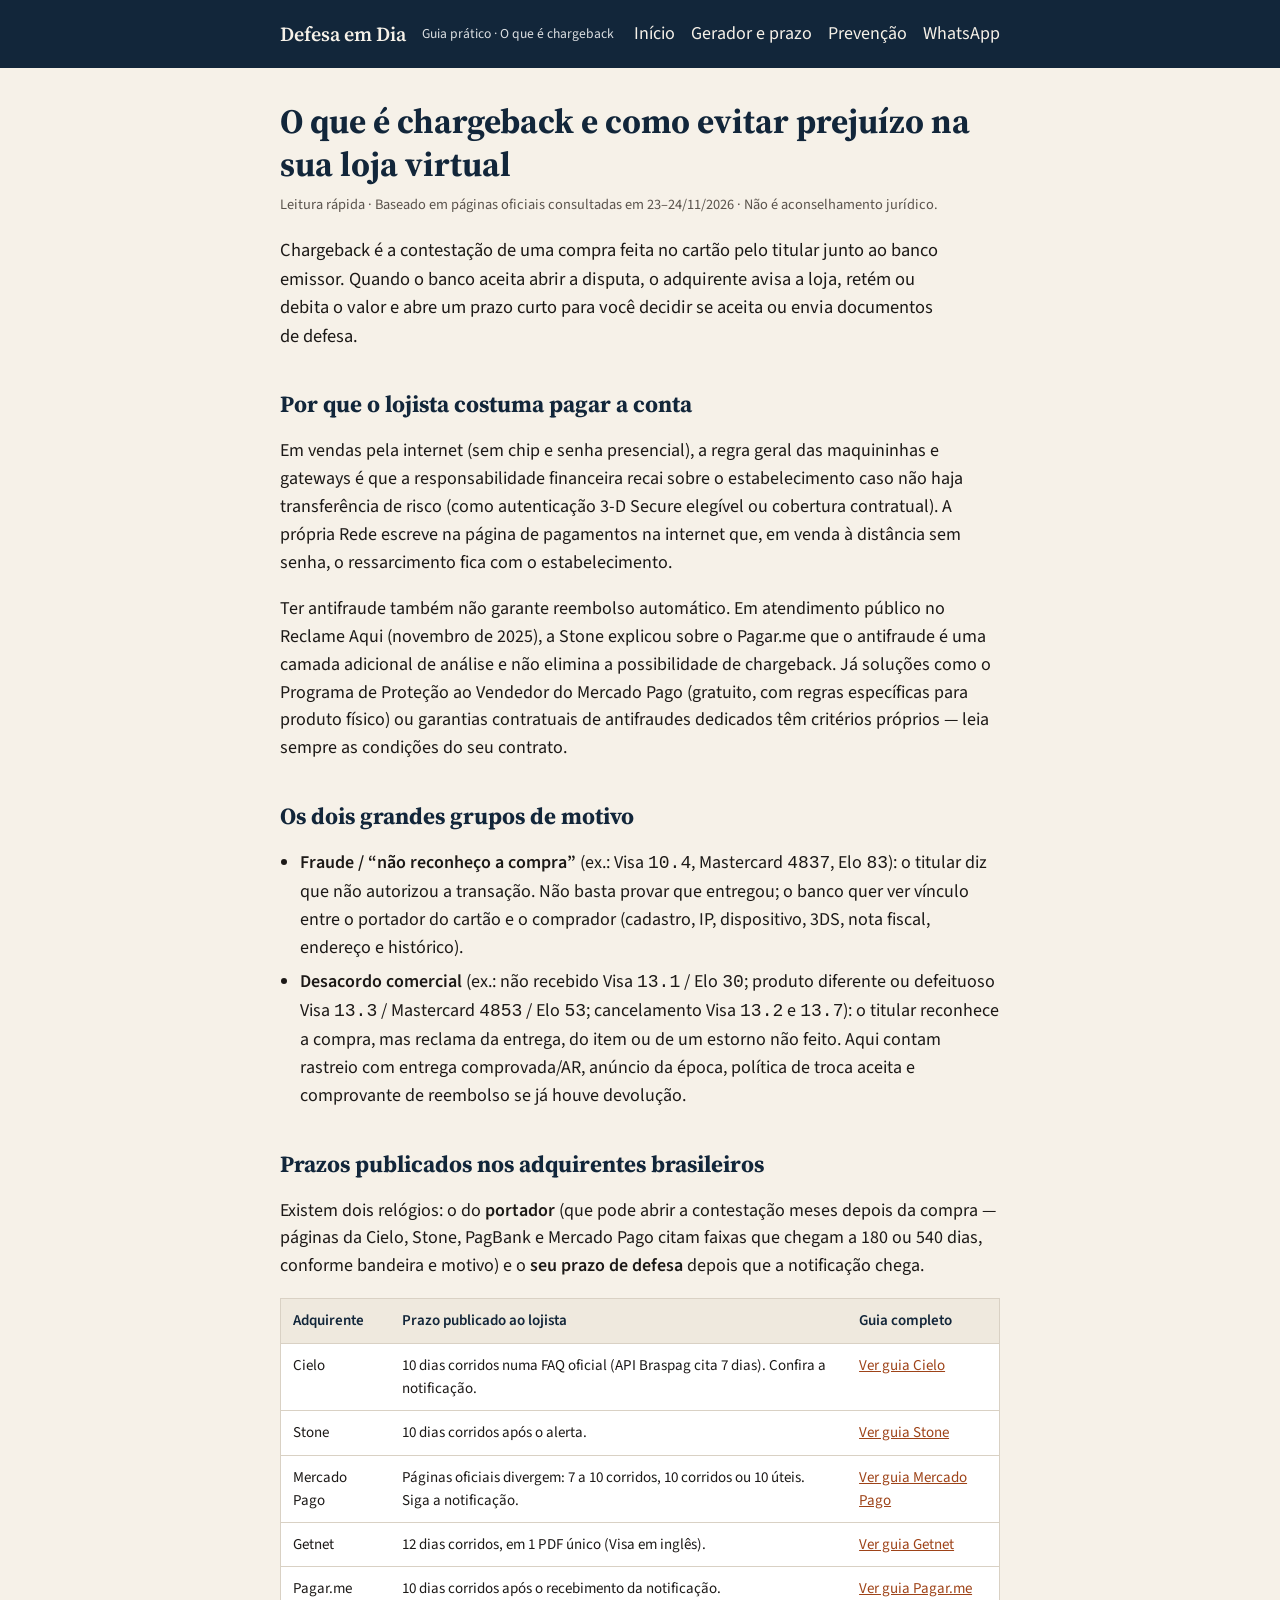
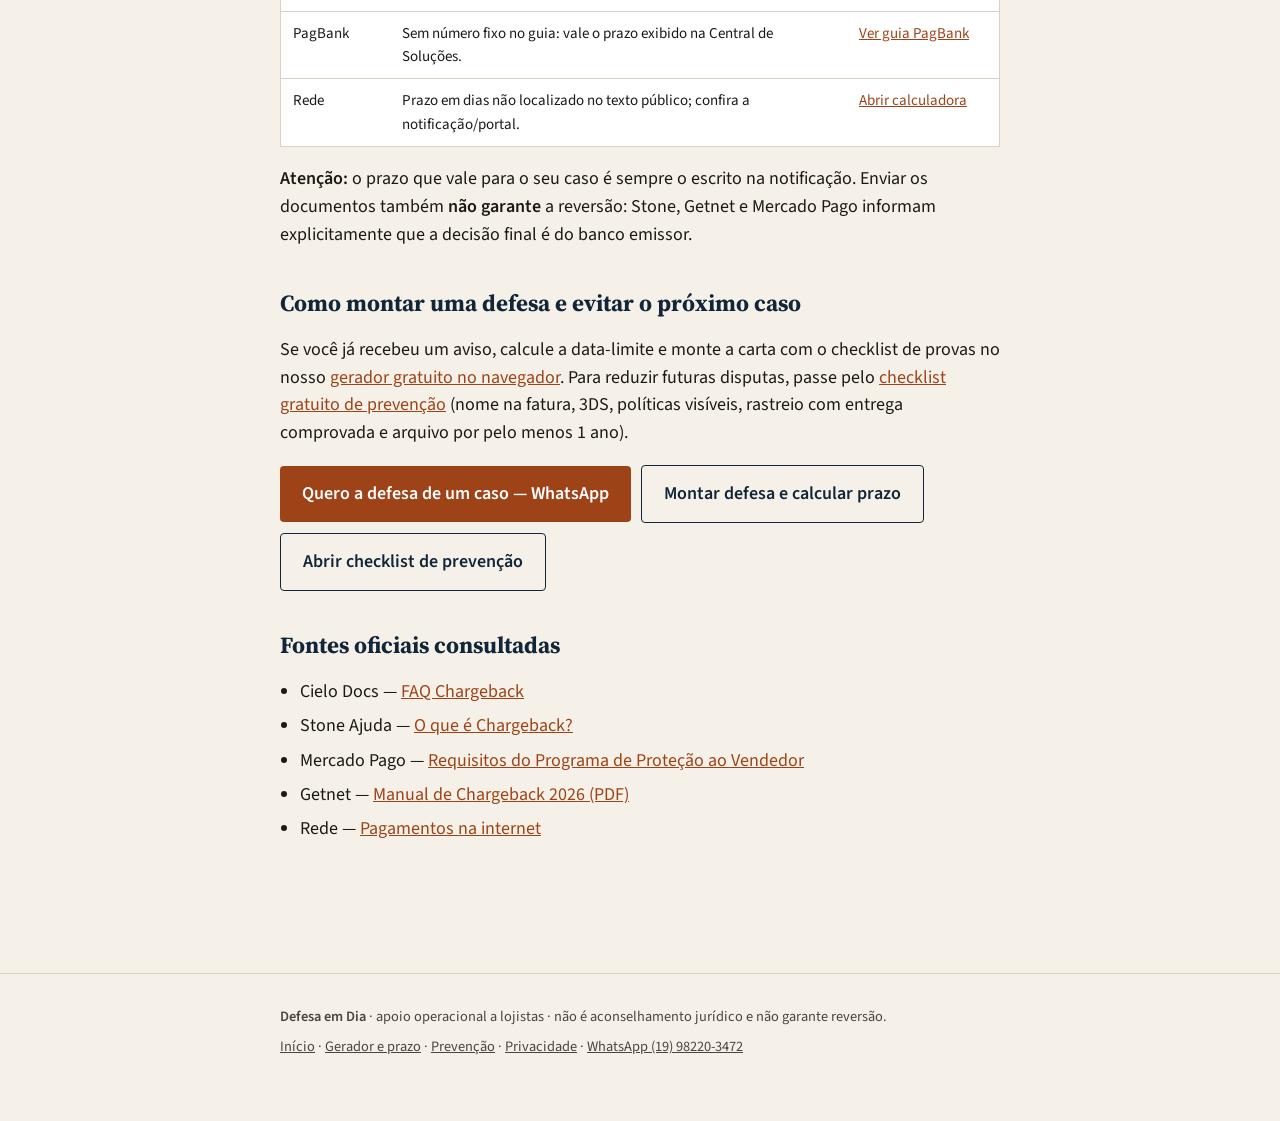
<file: o-que-e-chargeback.html>
<!DOCTYPE html>
<html lang="pt-BR">
<head>
  <meta charset="utf-8">
  <meta name="viewport" content="width=device-width, initial-scale=1">
  <meta name="referrer" content="no-referrer">
  <meta http-equiv="Content-Security-Policy" content="default-src 'none'; base-uri 'self'; form-action 'self'; script-src 'self'; style-src 'self'; font-src 'self'; img-src 'self'; connect-src 'none'; object-src 'none'; frame-src 'none'; worker-src 'none'; media-src 'none'; manifest-src 'none'; upgrade-insecure-requests">
  <title>O que é chargeback no e-commerce | Defesa em Dia</title>
  <meta name="description" content="O que é chargeback no cartão, a diferença entre fraude e desacordo comercial, os prazos dos adquirentes e como preparar provas e prevenção.">
  <link rel="canonical" href="https://andredudu.github.io/defesa-em-dia/o-que-e-chargeback.html">
  <meta property="og:type" content="article">
  <meta property="og:locale" content="pt_BR">
  <meta property="og:site_name" content="Defesa em Dia">
  <meta property="og:title" content="O que é chargeback no e-commerce | Defesa em Dia">
  <meta property="og:description" content="O que é chargeback no cartão, a diferença entre fraude e desacordo comercial, os prazos dos adquirentes e como preparar provas e prevenção.">
  <meta property="og:url" content="https://andredudu.github.io/defesa-em-dia/o-que-e-chargeback.html">
  <meta property="og:image" content="https://andredudu.github.io/defesa-em-dia/og-image.png">
  <meta property="og:image:width" content="1200">
  <meta property="og:image:height" content="630">
  <meta property="og:image:alt" content="Defesa em Dia — Chargeback no prazo. Defesa no português do seu adquirente.">
  <meta name="twitter:card" content="summary_large_image">
  <meta name="twitter:title" content="O que é chargeback no e-commerce | Defesa em Dia">
  <meta name="twitter:description" content="O que é chargeback no cartão, a diferença entre fraude e desacordo comercial, os prazos dos adquirentes e como preparar provas e prevenção.">
  <meta name="twitter:image" content="https://andredudu.github.io/defesa-em-dia/og-image.png">
  <link rel="preload" href="fonts/source-sans-3-latin.woff2" as="font" type="font/woff2" crossorigin>
  <link rel="preload" href="fonts/source-serif-4-latin.woff2" as="font" type="font/woff2" crossorigin>
  <link rel="icon" href="favicon.svg" type="image/svg+xml">
  <link rel="icon" href="favicon.ico" sizes="32x32">
  <link rel="stylesheet" href="estilo.css">
  <script src="framebust.js"></script>
  <script type="application/ld+json">
{
  "@context": "https://schema.org",
  "@graph": [
    {
      "@type": "Organization",
      "@id": "https://andredudu.github.io/defesa-em-dia/#organizacao",
      "name": "Defesa em Dia",
      "url": "https://andredudu.github.io/defesa-em-dia/",
      "logo": "https://andredudu.github.io/defesa-em-dia/og-image.png",
      "description": "Apoio operacional a lojistas para organizar carta de defesa, checklist de provas e prazos de chargeback. Não é advocacia e não garante reversão.",
      "areaServed": "BR"
    },
    {
      "@type": "Article",
      "headline": "O que é chargeback e como evitar prejuízo na sua loja virtual",
      "description": "O que é chargeback no cartão, a diferença entre fraude e desacordo comercial, os prazos dos adquirentes e como preparar provas e prevenção.",
      "inLanguage": "pt-BR",
      "datePublished": "2026-11-23",
      "dateModified": "2026-11-25",
      "author": {
        "@id": "https://andredudu.github.io/defesa-em-dia/#organizacao"
      },
      "publisher": {
        "@id": "https://andredudu.github.io/defesa-em-dia/#organizacao"
      },
      "mainEntityOfPage": "https://andredudu.github.io/defesa-em-dia/o-que-e-chargeback.html",
      "image": "https://andredudu.github.io/defesa-em-dia/og-image.png"
    }
  ]
}
  </script>
</head>
<body>
  <header class="top">
    <div class="wrap barra">
      <a class="marca" href="index.html">Defesa em Dia</a>
      <span class="tag">Guia prático · O que é chargeback</span>
      <nav>
        <a href="index.html">Início</a>
        <a href="app.html">Gerador e prazo</a>
        <a href="prevencao.html">Prevenção</a>
        <a href="https://wa.me/5519982203472?text=Ol%C3%A1%2C%20tive%20um%20chargeback%20e%20quero%20ver%20uma%20defesa%20de%20teste." target="_blank" rel="noopener noreferrer">WhatsApp</a>
      </nav>
    </div>
  </header>
  <main class="wrap pagina-app">
    <h1>O que é chargeback e como evitar prejuízo na sua loja virtual</h1>
    <p class="artigo-meta">Leitura rápida · Baseado em páginas oficiais consultadas em 23–24/11/2026 · Não é aconselhamento jurídico.</p>
    <p class="sub">Chargeback é a contestação de uma compra feita no cartão pelo titular junto ao banco emissor. Quando o banco aceita abrir a disputa, o adquirente avisa a loja, retém ou debita o valor e abre um prazo curto para você decidir se aceita ou envia documentos de defesa.</p>

    <h2>Por que o lojista costuma pagar a conta</h2>
    <p>Em vendas pela internet (sem chip e senha presencial), a regra geral das maquininhas e gateways é que a responsabilidade financeira recai sobre o estabelecimento caso não haja transferência de risco (como autenticação 3-D Secure elegível ou cobertura contratual). A própria Rede escreve na página de pagamentos na internet que, em venda à distância sem senha, o ressarcimento fica com o estabelecimento.</p>
    <p>Ter antifraude também não garante reembolso automático. Em atendimento público no Reclame Aqui (novembro de 2025), a Stone explicou sobre o Pagar.me que o antifraude é uma camada adicional de análise e não elimina a possibilidade de chargeback. Já soluções como o Programa de Proteção ao Vendedor do Mercado Pago (gratuito, com regras específicas para produto físico) ou garantias contratuais de antifraudes dedicados têm critérios próprios — leia sempre as condições do seu contrato.</p>

    <h2>Os dois grandes grupos de motivo</h2>
    <ul>
      <li><strong>Fraude / “não reconheço a compra”</strong> (ex.: Visa <code>10.4</code>, Mastercard <code>4837</code>, Elo <code>83</code>): o titular diz que não autorizou a transação. Não basta provar que entregou; o banco quer ver vínculo entre o portador do cartão e o comprador (cadastro, IP, dispositivo, 3DS, nota fiscal, endereço e histórico).</li>
      <li><strong>Desacordo comercial</strong> (ex.: não recebido Visa <code>13.1</code> / Elo <code>30</code>; produto diferente ou defeituoso Visa <code>13.3</code> / Mastercard <code>4853</code> / Elo <code>53</code>; cancelamento Visa <code>13.2</code> e <code>13.7</code>): o titular reconhece a compra, mas reclama da entrega, do item ou de um estorno não feito. Aqui contam rastreio com entrega comprovada/AR, anúncio da época, política de troca aceita e comprovante de reembolso se já houve devolução.</li>
    </ul>

    <h2>Prazos publicados nos adquirentes brasileiros</h2>
    <p>Existem dois relógios: o do <strong>portador</strong> (que pode abrir a contestação meses depois da compra — páginas da Cielo, Stone, PagBank e Mercado Pago citam faixas que chegam a 180 ou 540 dias, conforme bandeira e motivo) e o <strong>seu prazo de defesa</strong> depois que a notificação chega.</p>
    <div class="tabela-wrap">
      <table class="tabela">
        <thead>
          <tr>
            <th>Adquirente</th>
            <th>Prazo publicado ao lojista</th>
            <th>Guia completo</th>
          </tr>
        </thead>
        <tbody>
          <tr>
            <td>Cielo</td>
            <td>10 dias corridos numa FAQ oficial (API Braspag cita 7 dias). Confira a notificação.</td>
            <td><a href="chargeback-cielo.html">Ver guia Cielo</a></td>
          </tr>
          <tr>
            <td>Stone</td>
            <td>10 dias corridos após o alerta.</td>
            <td><a href="chargeback-stone.html">Ver guia Stone</a></td>
          </tr>
          <tr>
            <td>Mercado Pago</td>
            <td>Páginas oficiais divergem: 7 a 10 corridos, 10 corridos ou 10 úteis. Siga a notificação.</td>
            <td><a href="chargeback-mercadopago.html">Ver guia Mercado Pago</a></td>
          </tr>
          <tr>
            <td>Getnet</td>
            <td>12 dias corridos, em 1 PDF único (Visa em inglês).</td>
            <td><a href="chargeback-getnet.html">Ver guia Getnet</a></td>
          </tr>
          <tr>
            <td>Pagar.me</td>
            <td>10 dias corridos após o recebimento da notificação.</td>
            <td><a href="chargeback-pagarme-pagbank.html">Ver guia Pagar.me</a></td>
          </tr>
          <tr>
            <td>PagBank</td>
            <td>Sem número fixo no guia: vale o prazo exibido na Central de Soluções.</td>
            <td><a href="chargeback-pagarme-pagbank.html">Ver guia PagBank</a></td>
          </tr>
          <tr>
            <td>Rede</td>
            <td>Prazo em dias não localizado no texto público; confira a notificação/portal.</td>
            <td><a href="app.html#calculadora-prazo">Abrir calculadora</a></td>
          </tr>
        </tbody>
      </table>
    </div>
    <p><strong>Atenção:</strong> o prazo que vale para o seu caso é sempre o escrito na notificação. Enviar os documentos também <strong>não garante</strong> a reversão: Stone, Getnet e Mercado Pago informam explicitamente que a decisão final é do banco emissor.</p>

    <h2>Como montar uma defesa e evitar o próximo caso</h2>
    <p>Se você já recebeu um aviso, calcule a data-limite e monte a carta com o checklist de provas no nosso <a href="app.html">gerador gratuito no navegador</a>. Para reduzir futuras disputas, passe pelo <a href="prevencao.html">checklist gratuito de prevenção</a> (nome na fatura, 3DS, políticas visíveis, rastreio com entrega comprovada e arquivo por pelo menos 1 ano).</p>
    <div class="hero-acoes">
      <a class="btn" href="https://wa.me/5519982203472?text=Ol%C3%A1%2C%20tive%20um%20chargeback%20e%20quero%20ver%20uma%20defesa%20de%20teste." target="_blank" rel="noopener noreferrer">Quero a defesa de um caso — WhatsApp</a>
      <a class="btn btn-sec" href="app.html">Montar defesa e calcular prazo</a>
      <a class="btn btn-sec" href="prevencao.html">Abrir checklist de prevenção</a>
    </div>

    <h2>Fontes oficiais consultadas</h2>
    <ul>
      <li>Cielo Docs — <a href="https://docs.cielo.com.br/atendimento/docs/faq-chargeback" target="_blank" rel="noopener noreferrer">FAQ Chargeback</a></li>
      <li>Stone Ajuda — <a href="https://ajuda.stone.com.br/o-que-e-chargeback" target="_blank" rel="noopener noreferrer">O que é Chargeback?</a></li>
      <li>Mercado Pago — <a href="https://www.mercadopago.com.br/ajuda/requisitos-programa-protecao-vendedor_528" target="_blank" rel="noopener noreferrer">Requisitos do Programa de Proteção ao Vendedor</a></li>
      <li>Getnet — <a href="https://site.getnet.com.br/wp-content/uploads/2026/10/Manul_Chargeback_2026.pdf" target="_blank" rel="noopener noreferrer">Manual de Chargeback 2026 (PDF)</a></li>
      <li>Rede — <a href="https://www.userede.com.br/n/pagamentos-na-internet" target="_blank" rel="noopener noreferrer">Pagamentos na internet</a></li>
    </ul>
  </main>
  <footer class="rodape">
    <div class="wrap">
      <strong>Defesa em Dia</strong> · apoio operacional a lojistas · não é aconselhamento jurídico e não garante reversão.<br>
      <p class="links-rodape"><a href="index.html">Início</a> · <a href="app.html">Gerador e prazo</a> · <a href="prevencao.html">Prevenção</a> · <a href="privacidade.html">Privacidade</a> · <a href="https://wa.me/5519982203472?text=Ol%C3%A1%2C%20tive%20um%20chargeback%20e%20quero%20ver%20uma%20defesa%20de%20teste." target="_blank" rel="noopener noreferrer">WhatsApp (19) 98220-3472</a></p>
    </div>
  </footer>
</body>
</html>
</file>
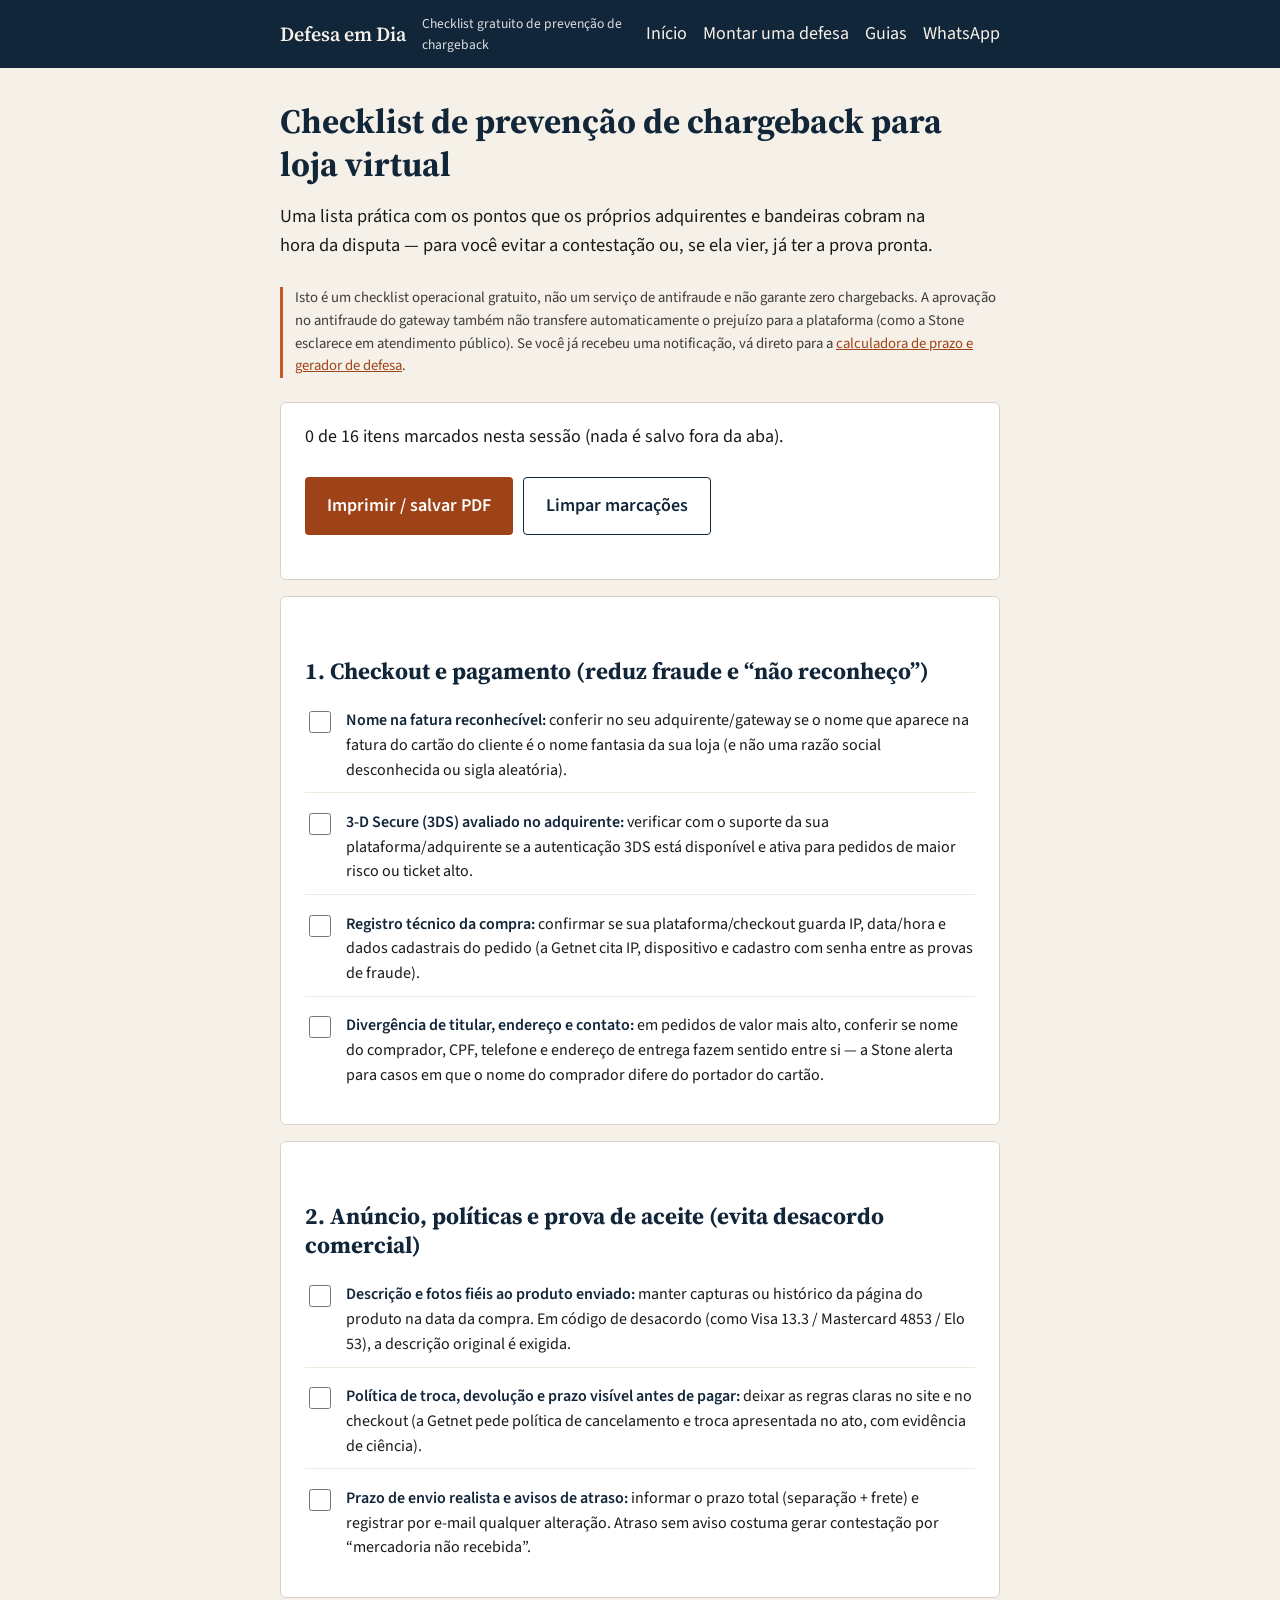
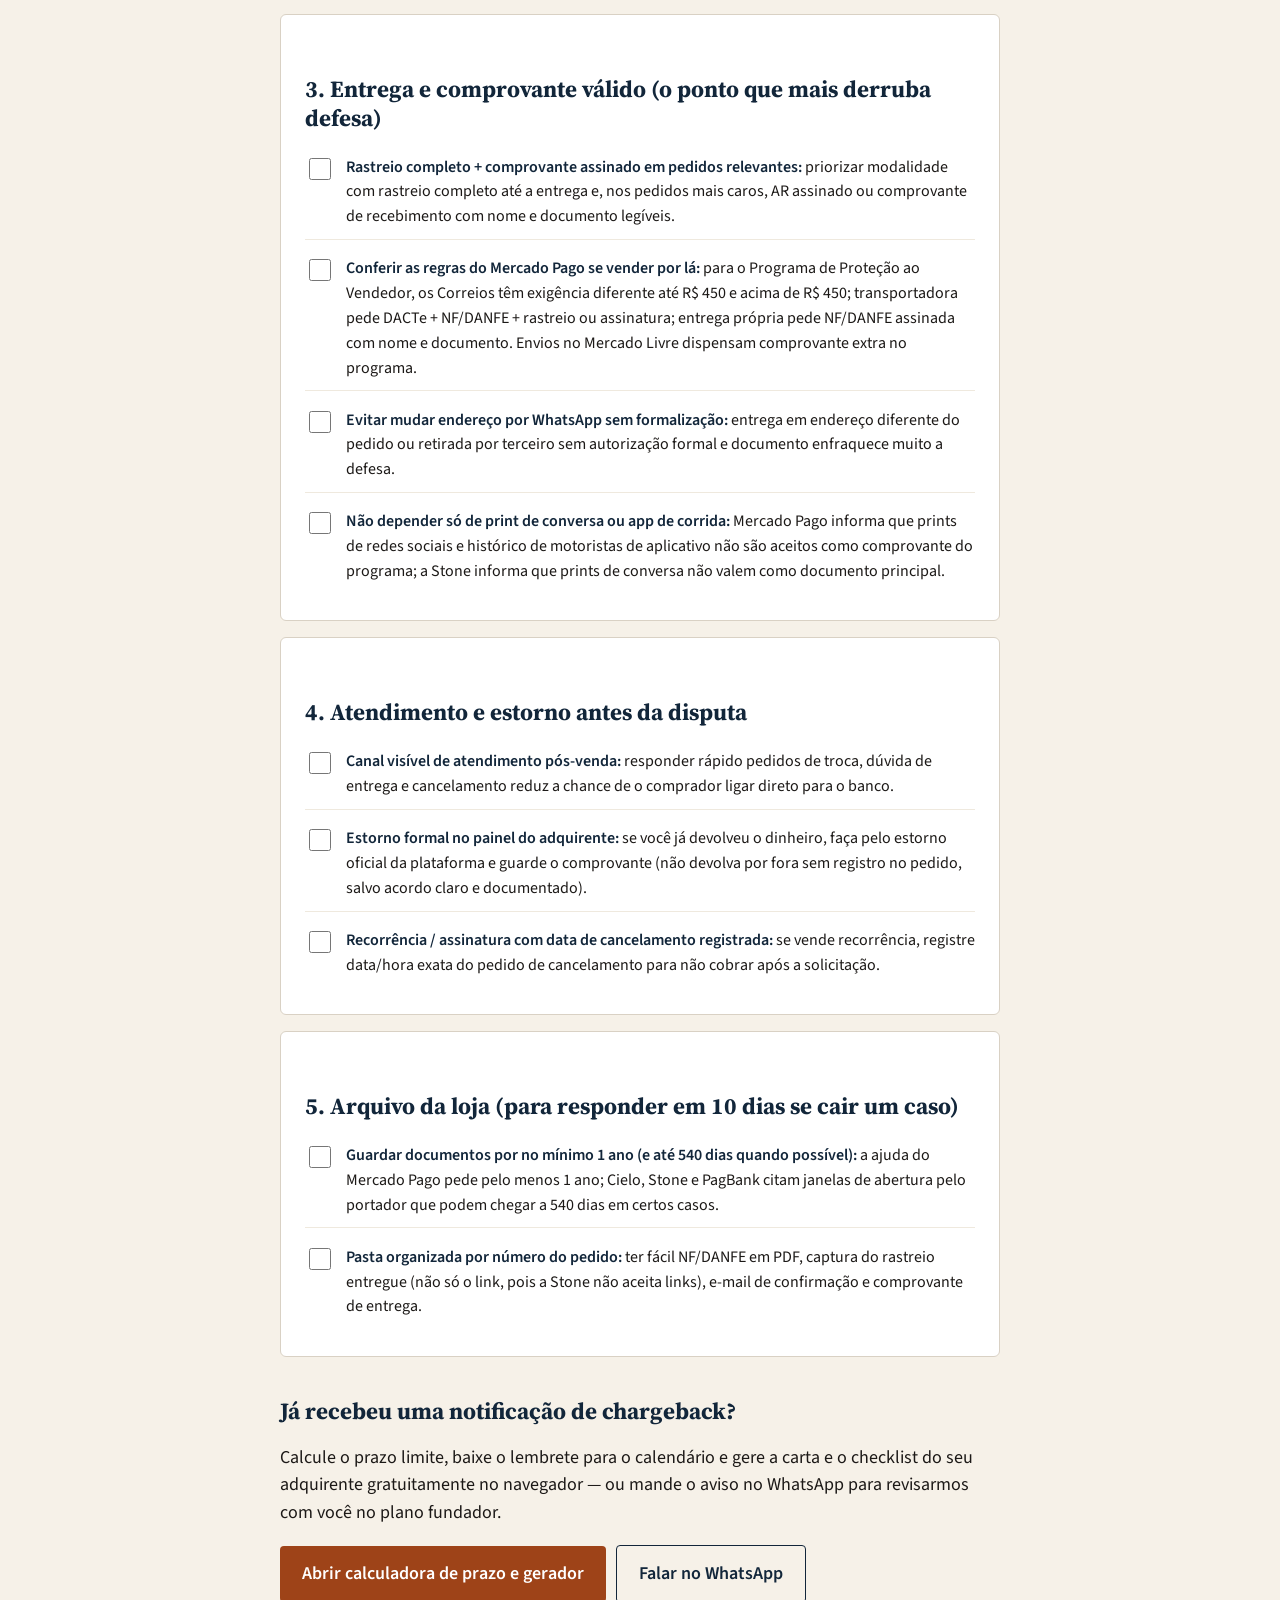
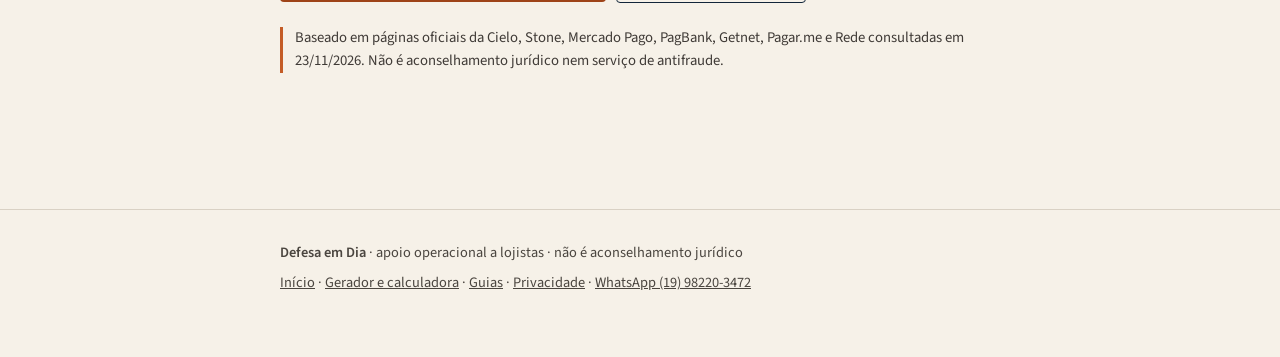
<file: prevencao.html>
<!DOCTYPE html>
<html lang="pt-BR">
<head>
  <meta charset="utf-8">
  <meta name="viewport" content="width=device-width, initial-scale=1">
  <meta name="referrer" content="no-referrer">
  <meta http-equiv="Content-Security-Policy" content="default-src 'none'; base-uri 'self'; form-action 'self'; script-src 'self'; style-src 'self'; font-src 'self'; img-src 'self'; connect-src 'none'; object-src 'none'; frame-src 'none'; worker-src 'none'; media-src 'none'; manifest-src 'none'; upgrade-insecure-requests">
  <title>Checklist de prevenção de chargeback | Defesa em Dia</title>
  <meta name="description" content="Checklist gratuito para lojas virtuais fecharem as brechas mais comuns de fraude e desacordo comercial antes de receberem um chargeback.">
  <link rel="canonical" href="https://andredudu.github.io/defesa-em-dia/prevencao.html">
  <meta property="og:type" content="website">
  <meta property="og:locale" content="pt_BR">
  <meta property="og:site_name" content="Defesa em Dia">
  <meta property="og:title" content="Checklist de prevenção de chargeback | Defesa em Dia">
  <meta property="og:description" content="Checklist gratuito para lojas virtuais fecharem as brechas mais comuns de fraude e desacordo comercial antes de receberem um chargeback.">
  <meta property="og:url" content="https://andredudu.github.io/defesa-em-dia/prevencao.html">
  <meta property="og:image" content="https://andredudu.github.io/defesa-em-dia/og-image.png">
  <meta property="og:image:width" content="1200">
  <meta property="og:image:height" content="630">
  <meta property="og:image:alt" content="Defesa em Dia — Chargeback no prazo. Defesa no português do seu adquirente.">
  <meta name="twitter:card" content="summary_large_image">
  <meta name="twitter:title" content="Checklist de prevenção de chargeback | Defesa em Dia">
  <meta name="twitter:description" content="Checklist gratuito para lojas virtuais fecharem as brechas mais comuns de fraude e desacordo comercial antes de receberem um chargeback.">
  <meta name="twitter:image" content="https://andredudu.github.io/defesa-em-dia/og-image.png">
  <link rel="preload" href="fonts/source-sans-3-latin.woff2" as="font" type="font/woff2" crossorigin>
  <link rel="preload" href="fonts/source-serif-4-latin.woff2" as="font" type="font/woff2" crossorigin>
  <link rel="icon" href="favicon.svg" type="image/svg+xml">
  <link rel="icon" href="favicon.ico" sizes="32x32">
  <link rel="stylesheet" href="estilo.css">
  <script src="framebust.js"></script>
  <script type="application/ld+json">
{
  "@context": "https://schema.org",
  "@graph": [
    {
      "@type": "Organization",
      "@id": "https://andredudu.github.io/defesa-em-dia/#organizacao",
      "name": "Defesa em Dia",
      "url": "https://andredudu.github.io/defesa-em-dia/",
      "logo": "https://andredudu.github.io/defesa-em-dia/og-image.png",
      "description": "Apoio operacional a lojistas para organizar carta de defesa, checklist de provas e prazos de chargeback. Não é advocacia e não garante reversão.",
      "areaServed": "BR"
    },
    {
      "@type": "WebPage",
      "name": "Checklist de prevenção de chargeback | Defesa em Dia",
      "description": "Checklist gratuito para lojas virtuais fecharem as brechas mais comuns de fraude e desacordo comercial antes de receberem um chargeback.",
      "url": "https://andredudu.github.io/defesa-em-dia/prevencao.html",
      "inLanguage": "pt-BR",
      "isPartOf": {
        "@id": "https://andredudu.github.io/defesa-em-dia/#organizacao"
      }
    }
  ]
}
  </script>
</head>
<body>
  <header class="top">
    <div class="wrap barra">
      <a class="marca" href="index.html">Defesa em Dia</a>
      <span class="tag">Checklist gratuito de prevenção de chargeback</span>
      <nav>
        <a href="index.html">Início</a>
        <a href="app.html">Montar uma defesa</a>
        <a href="o-que-e-chargeback.html">Guias</a>
        <a href="https://wa.me/5519982203472?text=Ol%C3%A1%2C%20tive%20um%20chargeback%20e%20quero%20ver%20uma%20defesa%20de%20teste." target="_blank" rel="noopener noreferrer">WhatsApp</a>
      </nav>
    </div>
  </header>
  <main class="wrap pagina-app">
    <h1>Checklist de prevenção de chargeback para loja virtual</h1>
    <p class="sub">Uma lista prática com os pontos que os próprios adquirentes e bandeiras cobram na hora da disputa — para você evitar a contestação ou, se ela vier, já ter a prova pronta.</p>
    <p class="aviso">Isto é um checklist operacional gratuito, não um serviço de antifraude e não garante zero chargebacks. A aprovação no antifraude do gateway também não transfere automaticamente o prejuízo para a plataforma (como a Stone esclarece em atendimento público). Se você já recebeu uma notificação, vá direto para a <a href="app.html#calculadora-prazo">calculadora de prazo e gerador de defesa</a>.</p>

    <div class="card check-progresso no-print">
      <span id="check-contador">0 itens marcados nesta sessão.</span>
      <div class="acoes">
        <button class="btn" type="button" id="check-imprimir">Imprimir / salvar PDF</button>
        <button class="btn btn-sec" type="button" id="check-limpar">Limpar marcações</button>
      </div>
    </div>

    <div class="card">
      <h2>1. Checkout e pagamento (reduz fraude e “não reconheço”)</h2>
      <ul class="check-grupo">
        <li class="check-item">
          <input type="checkbox" id="c1">
          <label for="c1"><strong>Nome na fatura reconhecível:</strong> conferir no seu adquirente/gateway se o nome que aparece na fatura do cartão do cliente é o nome fantasia da sua loja (e não uma razão social desconhecida ou sigla aleatória).</label>
        </li>
        <li class="check-item">
          <input type="checkbox" id="c2">
          <label for="c2"><strong>3-D Secure (3DS) avaliado no adquirente:</strong> verificar com o suporte da sua plataforma/adquirente se a autenticação 3DS está disponível e ativa para pedidos de maior risco ou ticket alto.</label>
        </li>
        <li class="check-item">
          <input type="checkbox" id="c3">
          <label for="c3"><strong>Registro técnico da compra:</strong> confirmar se sua plataforma/checkout guarda IP, data/hora e dados cadastrais do pedido (a Getnet cita IP, dispositivo e cadastro com senha entre as provas de fraude).</label>
        </li>
        <li class="check-item">
          <input type="checkbox" id="c4">
          <label for="c4"><strong>Divergência de titular, endereço e contato:</strong> em pedidos de valor mais alto, conferir se nome do comprador, CPF, telefone e endereço de entrega fazem sentido entre si — a Stone alerta para casos em que o nome do comprador difere do portador do cartão.</label>
        </li>
      </ul>
    </div>

    <div class="card">
      <h2>2. Anúncio, políticas e prova de aceite (evita desacordo comercial)</h2>
      <ul class="check-grupo">
        <li class="check-item">
          <input type="checkbox" id="c5">
          <label for="c5"><strong>Descrição e fotos fiéis ao produto enviado:</strong> manter capturas ou histórico da página do produto na data da compra. Em código de desacordo (como Visa 13.3 / Mastercard 4853 / Elo 53), a descrição original é exigida.</label>
        </li>
        <li class="check-item">
          <input type="checkbox" id="c6">
          <label for="c6"><strong>Política de troca, devolução e prazo visível antes de pagar:</strong> deixar as regras claras no site e no checkout (a Getnet pede política de cancelamento e troca apresentada no ato, com evidência de ciência).</label>
        </li>
        <li class="check-item">
          <input type="checkbox" id="c7">
          <label for="c7"><strong>Prazo de envio realista e avisos de atraso:</strong> informar o prazo total (separação + frete) e registrar por e-mail qualquer alteração. Atraso sem aviso costuma gerar contestação por “mercadoria não recebida”.</label>
        </li>
      </ul>
    </div>

    <div class="card">
      <h2>3. Entrega e comprovante válido (o ponto que mais derruba defesa)</h2>
      <ul class="check-grupo">
        <li class="check-item">
          <input type="checkbox" id="c8">
          <label for="c8"><strong>Rastreio completo + comprovante assinado em pedidos relevantes:</strong> priorizar modalidade com rastreio completo até a entrega e, nos pedidos mais caros, AR assinado ou comprovante de recebimento com nome e documento legíveis.</label>
        </li>
        <li class="check-item">
          <input type="checkbox" id="c9">
          <label for="c9"><strong>Conferir as regras do Mercado Pago se vender por lá:</strong> para o Programa de Proteção ao Vendedor, os Correios têm exigência diferente até R$ 450 e acima de R$ 450; transportadora pede DACTe + NF/DANFE + rastreio ou assinatura; entrega própria pede NF/DANFE assinada com nome e documento. Envios no Mercado Livre dispensam comprovante extra no programa.</label>
        </li>
        <li class="check-item">
          <input type="checkbox" id="c10">
          <label for="c10"><strong>Evitar mudar endereço por WhatsApp sem formalização:</strong> entrega em endereço diferente do pedido ou retirada por terceiro sem autorização formal e documento enfraquece muito a defesa.</label>
        </li>
        <li class="check-item">
          <input type="checkbox" id="c11">
          <label for="c11"><strong>Não depender só de print de conversa ou app de corrida:</strong> Mercado Pago informa que prints de redes sociais e histórico de motoristas de aplicativo não são aceitos como comprovante do programa; a Stone informa que prints de conversa não valem como documento principal.</label>
        </li>
      </ul>
    </div>

    <div class="card">
      <h2>4. Atendimento e estorno antes da disputa</h2>
      <ul class="check-grupo">
        <li class="check-item">
          <input type="checkbox" id="c12">
          <label for="c12"><strong>Canal visível de atendimento pós-venda:</strong> responder rápido pedidos de troca, dúvida de entrega e cancelamento reduz a chance de o comprador ligar direto para o banco.</label>
        </li>
        <li class="check-item">
          <input type="checkbox" id="c13">
          <label for="c13"><strong>Estorno formal no painel do adquirente:</strong> se você já devolveu o dinheiro, faça pelo estorno oficial da plataforma e guarde o comprovante (não devolva por fora sem registro no pedido, salvo acordo claro e documentado).</label>
        </li>
        <li class="check-item">
          <input type="checkbox" id="c14">
          <label for="c14"><strong>Recorrência / assinatura com data de cancelamento registrada:</strong> se vende recorrência, registre data/hora exata do pedido de cancelamento para não cobrar após a solicitação.</label>
        </li>
      </ul>
    </div>

    <div class="card">
      <h2>5. Arquivo da loja (para responder em 10 dias se cair um caso)</h2>
      <ul class="check-grupo">
        <li class="check-item">
          <input type="checkbox" id="c15">
          <label for="c15"><strong>Guardar documentos por no mínimo 1 ano (e até 540 dias quando possível):</strong> a ajuda do Mercado Pago pede pelo menos 1 ano; Cielo, Stone e PagBank citam janelas de abertura pelo portador que podem chegar a 540 dias em certos casos.</label>
        </li>
        <li class="check-item">
          <input type="checkbox" id="c16">
          <label for="c16"><strong>Pasta organizada por número do pedido:</strong> ter fácil NF/DANFE em PDF, captura do rastreio entregue (não só o link, pois a Stone não aceita links), e-mail de confirmação e comprovante de entrega.</label>
        </li>
      </ul>
    </div>

    <h2>Já recebeu uma notificação de chargeback?</h2>
    <p>Calcule o prazo limite, baixe o lembrete para o calendário e gere a carta e o checklist do seu adquirente gratuitamente no navegador — ou mande o aviso no WhatsApp para revisarmos com você no plano fundador.</p>
    <div class="hero-acoes">
      <a class="btn" href="app.html">Abrir calculadora de prazo e gerador</a>
      <a class="btn btn-sec" href="https://wa.me/5519982203472?text=Ol%C3%A1%2C%20vi%20o%20checklist%20de%20preven%C3%A7%C3%A3o%20e%20quero%20tirar%20uma%20d%C3%BAvida%20sobre%20chargeback." target="_blank" rel="noopener noreferrer">Falar no WhatsApp</a>
    </div>

    <p class="disclaimer">Baseado em páginas oficiais da Cielo, Stone, Mercado Pago, PagBank, Getnet, Pagar.me e Rede consultadas em 23/11/2026. Não é aconselhamento jurídico nem serviço de antifraude.</p>
  </main>
  <footer class="rodape">
    <div class="wrap">
      <strong>Defesa em Dia</strong> · apoio operacional a lojistas · não é aconselhamento jurídico<br>
      <p class="links-rodape"><a href="index.html">Início</a> · <a href="app.html">Gerador e calculadora</a> · <a href="o-que-e-chargeback.html">Guias</a> · <a href="privacidade.html">Privacidade</a> · <a href="https://wa.me/5519982203472?text=Ol%C3%A1%2C%20tive%20um%20chargeback%20e%20quero%20ver%20uma%20defesa%20de%20teste." target="_blank" rel="noopener noreferrer">WhatsApp (19) 98220-3472</a></p>
    </div>
  </footer>
  <script src="prevencao.js"></script>
</body>
</html>
</file>
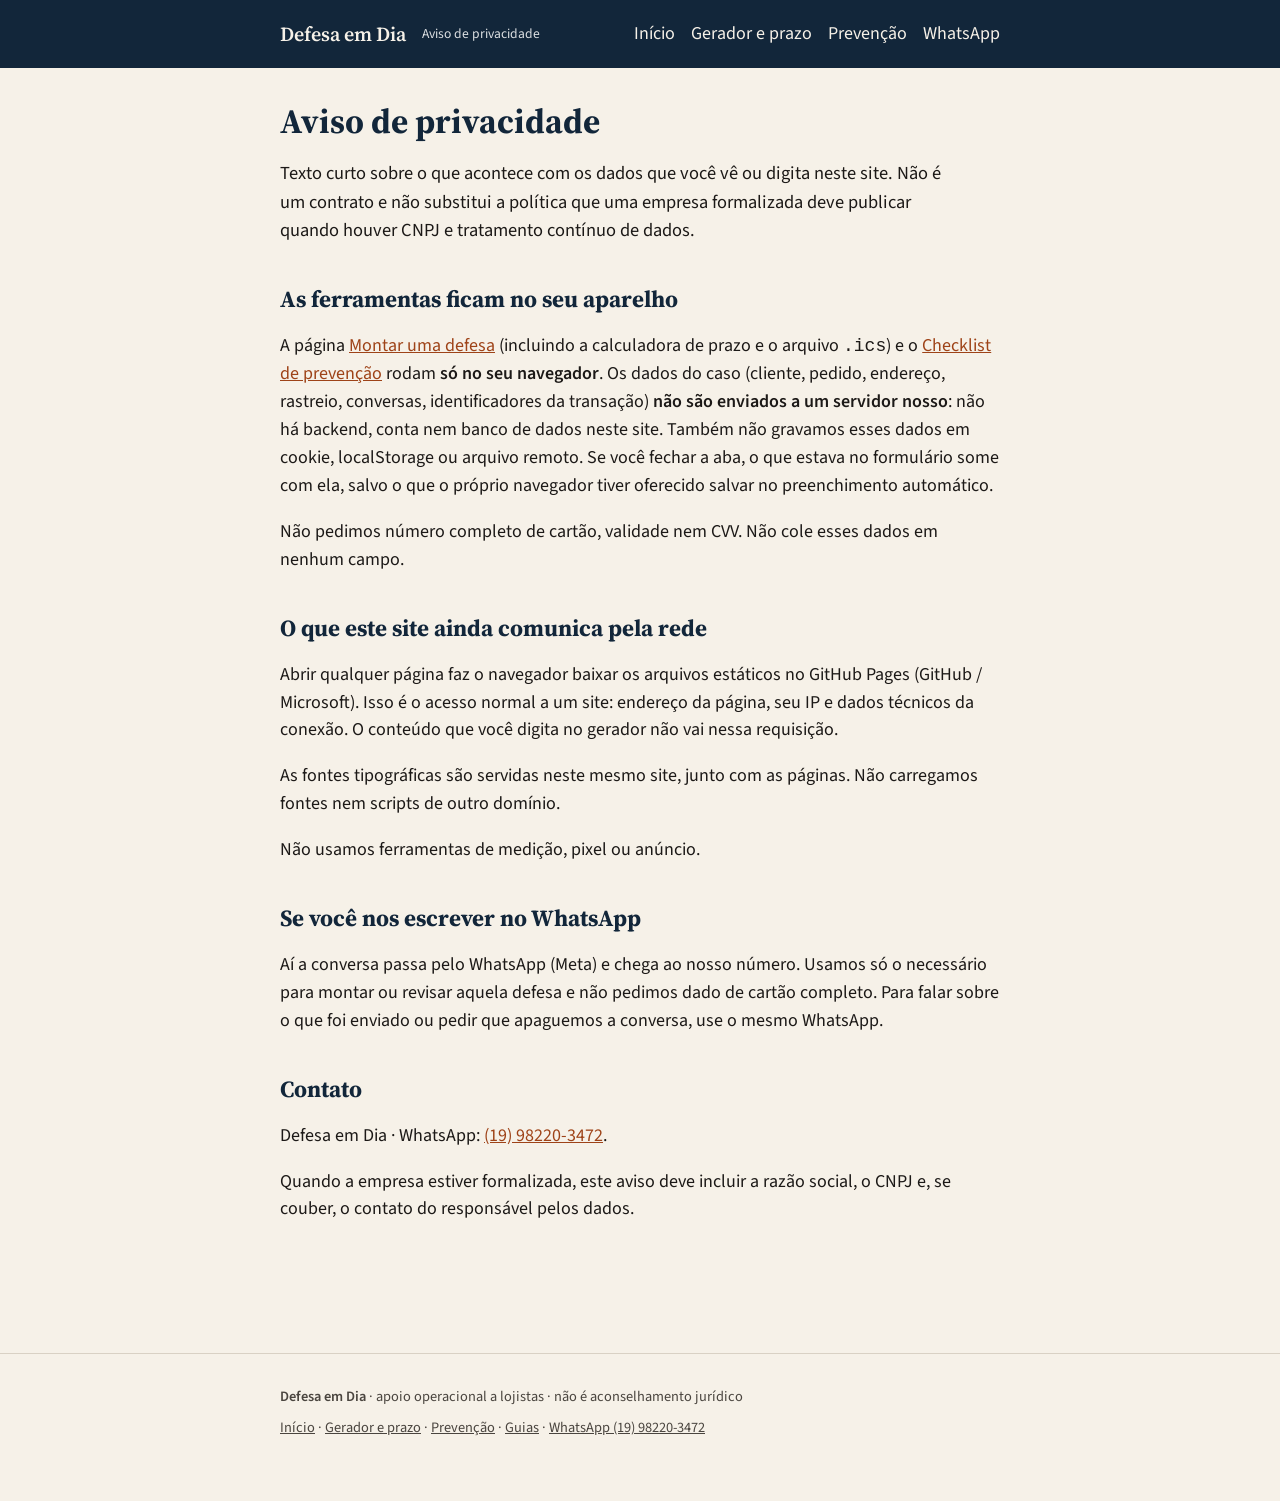
<file: privacidade.html>
<!DOCTYPE html>
<html lang="pt-BR">
<head>
  <meta charset="utf-8">
  <meta name="viewport" content="width=device-width, initial-scale=1">
  <meta name="referrer" content="no-referrer">
  <meta http-equiv="Content-Security-Policy" content="default-src 'none'; base-uri 'self'; form-action 'self'; script-src 'self'; style-src 'self'; font-src 'self'; img-src 'self'; connect-src 'none'; object-src 'none'; frame-src 'none'; worker-src 'none'; media-src 'none'; manifest-src 'none'; upgrade-insecure-requests">
  <title>Aviso de privacidade | Defesa em Dia</title>
  <meta name="description" content="Aviso de privacidade da Defesa em Dia: o gerador, a calculadora de prazo e o checklist rodam no seu aparelho e não enviam dados a um servidor.">
  <link rel="canonical" href="https://andredudu.github.io/defesa-em-dia/privacidade.html">
  <meta property="og:type" content="website">
  <meta property="og:locale" content="pt_BR">
  <meta property="og:site_name" content="Defesa em Dia">
  <meta property="og:title" content="Aviso de privacidade | Defesa em Dia">
  <meta property="og:description" content="Aviso de privacidade da Defesa em Dia: o gerador, a calculadora de prazo e o checklist rodam no seu aparelho e não enviam dados a um servidor.">
  <meta property="og:url" content="https://andredudu.github.io/defesa-em-dia/privacidade.html">
  <meta property="og:image" content="https://andredudu.github.io/defesa-em-dia/og-image.png">
  <meta property="og:image:width" content="1200">
  <meta property="og:image:height" content="630">
  <meta property="og:image:alt" content="Defesa em Dia — Chargeback no prazo. Defesa no português do seu adquirente.">
  <meta name="twitter:card" content="summary_large_image">
  <meta name="twitter:title" content="Aviso de privacidade | Defesa em Dia">
  <meta name="twitter:description" content="Aviso de privacidade da Defesa em Dia: o gerador, a calculadora de prazo e o checklist rodam no seu aparelho e não enviam dados a um servidor.">
  <meta name="twitter:image" content="https://andredudu.github.io/defesa-em-dia/og-image.png">
  <link rel="preload" href="fonts/source-sans-3-latin.woff2" as="font" type="font/woff2" crossorigin>
  <link rel="preload" href="fonts/source-serif-4-latin.woff2" as="font" type="font/woff2" crossorigin>
  <link rel="icon" href="favicon.svg" type="image/svg+xml">
  <link rel="icon" href="favicon.ico" sizes="32x32">
  <link rel="stylesheet" href="estilo.css">
  <script src="framebust.js"></script>
  <script type="application/ld+json">
{
  "@context": "https://schema.org",
  "@graph": [
    {
      "@type": "Organization",
      "@id": "https://andredudu.github.io/defesa-em-dia/#organizacao",
      "name": "Defesa em Dia",
      "url": "https://andredudu.github.io/defesa-em-dia/",
      "logo": "https://andredudu.github.io/defesa-em-dia/og-image.png",
      "description": "Apoio operacional a lojistas para organizar carta de defesa, checklist de provas e prazos de chargeback. Não é advocacia e não garante reversão.",
      "areaServed": "BR"
    },
    {
      "@type": "WebPage",
      "name": "Aviso de privacidade | Defesa em Dia",
      "description": "Aviso de privacidade da Defesa em Dia: o gerador, a calculadora de prazo e o checklist rodam no seu aparelho e não enviam dados a um servidor.",
      "url": "https://andredudu.github.io/defesa-em-dia/privacidade.html",
      "inLanguage": "pt-BR",
      "isPartOf": {
        "@id": "https://andredudu.github.io/defesa-em-dia/#organizacao"
      }
    }
  ]
}
  </script>
</head>
<body>
  <header class="top">
    <div class="wrap barra">
      <a class="marca" href="index.html">Defesa em Dia</a>
      <span class="tag">Aviso de privacidade</span>
      <nav>
        <a href="index.html">Início</a>
        <a href="app.html">Gerador e prazo</a>
        <a href="prevencao.html">Prevenção</a>
        <a href="https://wa.me/5519982203472?text=Ol%C3%A1%2C%20tive%20um%20chargeback%20e%20quero%20ver%20uma%20defesa%20de%20teste." target="_blank" rel="noopener noreferrer">WhatsApp</a>
      </nav>
    </div>
  </header>
  <main class="wrap pagina-app">
    <h1>Aviso de privacidade</h1>
    <p class="sub">Texto curto sobre o que acontece com os dados que você vê ou digita neste site. Não é um contrato e não substitui a política que uma empresa formalizada deve publicar quando houver CNPJ e tratamento contínuo de dados.</p>

    <h2>As ferramentas ficam no seu aparelho</h2>
    <p>A página <a href="app.html">Montar uma defesa</a> (incluindo a calculadora de prazo e o arquivo <code>.ics</code>) e o <a href="prevencao.html">Checklist de prevenção</a> rodam <strong>só no seu navegador</strong>. Os dados do caso (cliente, pedido, endereço, rastreio, conversas, identificadores da transação) <strong>não são enviados a um servidor nosso</strong>: não há backend, conta nem banco de dados neste site. Também não gravamos esses dados em cookie, localStorage ou arquivo remoto. Se você fechar a aba, o que estava no formulário some com ela, salvo o que o próprio navegador tiver oferecido salvar no preenchimento automático.</p>
    <p>Não pedimos número completo de cartão, validade nem CVV. Não cole esses dados em nenhum campo.</p>

    <h2>O que este site ainda comunica pela rede</h2>
    <p>Abrir qualquer página faz o navegador baixar os arquivos estáticos no GitHub Pages (GitHub / Microsoft). Isso é o acesso normal a um site: endereço da página, seu IP e dados técnicos da conexão. O conteúdo que você digita no gerador não vai nessa requisição.</p>
    <p>As fontes tipográficas são servidas neste mesmo site, junto com as páginas. Não carregamos fontes nem scripts de outro domínio.</p>
    <p>Não usamos ferramentas de medição, pixel ou anúncio.</p>

    <h2>Se você nos escrever no WhatsApp</h2>
    <p>Aí a conversa passa pelo WhatsApp (Meta) e chega ao nosso número. Usamos só o necessário para montar ou revisar aquela defesa e não pedimos dado de cartão completo. Para falar sobre o que foi enviado ou pedir que apaguemos a conversa, use o mesmo WhatsApp.</p>

    <h2>Contato</h2>
    <p>Defesa em Dia · WhatsApp: <a href="https://wa.me/5519982203472?text=Ol%C3%A1%2C%20tive%20um%20chargeback%20e%20quero%20ver%20uma%20defesa%20de%20teste." target="_blank" rel="noopener noreferrer">(19) 98220-3472</a>.</p>
    <p>Quando a empresa estiver formalizada, este aviso deve incluir a razão social, o CNPJ e, se couber, o contato do responsável pelos dados.</p>
  </main>
  <footer class="rodape">
    <div class="wrap">
      <strong>Defesa em Dia</strong> · apoio operacional a lojistas · não é aconselhamento jurídico<br>
      <p class="links-rodape"><a href="index.html">Início</a> · <a href="app.html">Gerador e prazo</a> · <a href="prevencao.html">Prevenção</a> · <a href="o-que-e-chargeback.html">Guias</a> · <a href="https://wa.me/5519982203472?text=Ol%C3%A1%2C%20tive%20um%20chargeback%20e%20quero%20ver%20uma%20defesa%20de%20teste." target="_blank" rel="noopener noreferrer">WhatsApp (19) 98220-3472</a></p>
    </div>
  </footer>
</body>
</html>
</file>
<file: estilo.css>
@font-face {
  font-family: "Source Sans 3";
  font-style: normal;
  font-weight: 400 600;
  font-display: swap;
  src: url("fonts/source-sans-3-latin-ext.woff2") format("woff2");
  unicode-range: U+0100-02BA, U+02BD-02C5, U+02C7-02CC, U+02CE-02D7, U+02DD-02FF, U+0304, U+0308, U+0329, U+1D00-1DBF, U+1E00-1E9F, U+1EF2-1EFF, U+2020, U+20A0-20AB, U+20AD-20C4, U+2113, U+2C60-2C7F, U+A720-A7FF;
}
@font-face {
  font-family: "Source Sans 3";
  font-style: normal;
  font-weight: 400 600;
  font-display: swap;
  src: url("fonts/source-sans-3-latin.woff2") format("woff2");
  unicode-range: U+0000-00FF, U+0131, U+0152-0153, U+02BB-02BC, U+02C6, U+02DA, U+02DC, U+0304, U+0308, U+0329, U+2000-206F, U+20AC, U+2122, U+2191, U+2193, U+2212, U+2215, U+FEFF, U+FFFD;
}
@font-face {
  font-family: "Source Serif 4";
  font-style: normal;
  font-weight: 600 700;
  font-display: swap;
  src: url("fonts/source-serif-4-latin-ext.woff2") format("woff2");
  unicode-range: U+0100-02BA, U+02BD-02C5, U+02C7-02CC, U+02CE-02D7, U+02DD-02FF, U+0304, U+0308, U+0329, U+1D00-1DBF, U+1E00-1E9F, U+1EF2-1EFF, U+2020, U+20A0-20AB, U+20AD-20C4, U+2113, U+2C60-2C7F, U+A720-A7FF;
}
@font-face {
  font-family: "Source Serif 4";
  font-style: normal;
  font-weight: 600 700;
  font-display: swap;
  src: url("fonts/source-serif-4-latin.woff2") format("woff2");
  unicode-range: U+0000-00FF, U+0131, U+0152-0153, U+02BB-02BC, U+02C6, U+02DA, U+02DC, U+0304, U+0308, U+0329, U+2000-206F, U+20AC, U+2122, U+2191, U+2193, U+2212, U+2215, U+FEFF, U+FFFD;
}


/* Fallbacks com métricas ajustadas para reduzir CLS enquanto as fontes carregam. */
@font-face {
  font-family: "Source Sans 3 Fallback";
  font-style: normal;
  font-weight: 400;
  src: local("Arial"), local("Liberation Sans"), local("Helvetica");
  size-adjust: 92%;
  ascent-override: 111.3%;
  descent-override: 43.48%;
  line-gap-override: 0%;
}
@font-face {
  font-family: "Source Sans 3 Fallback";
  font-style: normal;
  font-weight: 600;
  src: local("Arial Bold"), local("Liberation Sans Bold"), local("Arial"), local("Liberation Sans");
  size-adjust: 88.9%;
  ascent-override: 115.18%;
  descent-override: 44.99%;
  line-gap-override: 0%;
}
@font-face {
  font-family: "Source Serif 4 Fallback";
  font-style: normal;
  font-weight: 600;
  src: local("Times New Roman Bold"), local("Liberation Serif Bold"), local("Times New Roman"), local("Liberation Serif");
  size-adjust: 105.45%;
  ascent-override: 98.24%;
  descent-override: 31.77%;
  line-gap-override: 0%;
}
@font-face {
  font-family: "Source Serif 4 Fallback";
  font-style: normal;
  font-weight: 700;
  src: local("Times New Roman Bold"), local("Liberation Serif Bold"), local("Times New Roman"), local("Liberation Serif");
  size-adjust: 107.09%;
  ascent-override: 96.74%;
  descent-override: 31.28%;
  line-gap-override: 0%;
}

:root {
  --navy: #12263A;
  --ink: #1C1917;
  --paper: #F6F1E8;
  --terra: #C45C26;
  --terra-escuro: #9E4318;
  --verde: #1F6F5B;
  --linha: #D9D1C4;
  --branco: #FFFFFF;
  --fonte-titulo: "Source Serif 4", "Source Serif 4 Fallback", Georgia, "Times New Roman", serif;
  --fonte-corpo: "Source Sans 3", "Source Sans 3 Fallback", Arial, Helvetica, sans-serif;
}
* { box-sizing: border-box; }
html { scroll-behavior: smooth; }
body {
  margin: 0;
  background: var(--paper);
  color: var(--ink);
  font-family: var(--fonte-corpo);
  font-size: 18px;
  line-height: 1.55;
}
a { color: var(--terra-escuro); }
a:hover { color: var(--navy); }
.wrap { max-width: 760px; margin: 0 auto; padding: 0 20px; }
.wrap-wide { max-width: 980px; margin: 0 auto; padding: 0 20px; }
header.top {
  background: var(--navy);
  color: var(--branco);
  padding: 12px 0;
}
header.top a { color: #F6F1E8; text-decoration: none; }
header.top .barra {
  display: flex;
  flex-wrap: wrap;
  align-items: center;
  gap: 8px 16px;
}
header.top .marca {
  font-family: var(--fonte-titulo);
  font-size: 1.25rem;
  font-weight: 600;
}
header.top .tag { font-size: 0.85rem; opacity: 0.85; flex: 1 1 180px; }
header.top nav { margin-left: auto; display: flex; gap: 8px 16px; flex-wrap: wrap; }
header.top nav a {
  display: inline-flex;
  align-items: center;
  min-height: 44px;
  padding: 4px 0;
}
h1, h2, h3 { font-family: var(--fonte-titulo); color: var(--navy); line-height: 1.25; }
h1 { font-size: 2.15rem; margin: 0 0 16px; }
h2 { font-size: 1.45rem; margin: 40px 0 12px; }
h3 { font-size: 1.15rem; margin: 22px 0 8px; }
.hero { padding: 56px 0 32px; }
.sub { font-size: 1.15rem; margin: 0 0 28px; max-width: 42rem; }
.btn {
  display: inline-block;
  background: var(--terra-escuro);
  color: var(--branco);
  text-decoration: none;
  padding: 14px 22px;
  border-radius: 4px;
  border: 0;
  font: inherit;
  font-weight: 600;
  cursor: pointer;
  min-height: 44px;
  text-align: center;
}
.btn:hover { background: var(--navy); color: var(--branco); }
.btn-sec {
  background: transparent;
  color: var(--navy);
  border: 1px solid var(--navy);
  margin-left: 8px;
}
.btn-sec:hover { background: var(--navy); color: var(--branco); }
.btn[disabled] { opacity: 0.5; cursor: not-allowed; }
.hero-acoes { display: flex; flex-wrap: wrap; gap: 10px; align-items: center; }
.hero-acoes .btn-sec { margin-left: 0; }
ol.passos, ul { padding-left: 1.25rem; }
li { margin: 0.4rem 0; }
.card {
  background: var(--branco);
  border: 1px solid var(--linha);
  border-radius: 6px;
  padding: 20px 24px;
  margin: 16px 0;
}
.preco { font-size: 2rem; font-family: var(--fonte-titulo); color: var(--navy); }
.preco-periodo { font-size: 1rem; font-family: var(--fonte-corpo); font-weight: 400; }
.pagina-app { padding-top: 32px; padding-bottom: 48px; }
.aviso, .disclaimer {
  font-size: 0.92rem;
  color: #3F3A36;
  border-left: 3px solid var(--terra);
  padding-left: 12px;
  margin: 24px 0;
}
footer.rodape {
  margin-top: 64px;
  padding: 32px 0 48px;
  border-top: 1px solid var(--linha);
  font-size: 0.9rem;
  color: #4A453F;
}
footer.rodape a { color: inherit; }
footer.rodape a:hover { color: var(--navy); }
.links-rodape { margin-top: 8px; }
.grid-2 { display: grid; grid-template-columns: 1fr 1fr; gap: 16px 20px; }
label { display: block; font-weight: 600; font-size: 0.92rem; margin-bottom: 4px; }
input, select, textarea {
  width: 100%;
  font: inherit;
  font-size: 16px;
  padding: 10px 12px;
  border: 1px solid var(--linha);
  border-radius: 4px;
  background: var(--branco);
  color: var(--ink);
  min-height: 44px;
}
textarea { min-height: 96px; resize: vertical; }
.campo { margin-bottom: 14px; }
.ajuda { font-weight: 400; font-size: 0.82rem; color: #5A534C; display: block; }
pre.carta {
  white-space: pre-wrap;
  overflow-wrap: anywhere;
  font-family: Georgia, "Times New Roman", serif;
  font-size: 0.98rem;
  background: var(--branco);
  border: 1px solid var(--linha);
  padding: 20px;
  border-radius: 4px;
}
.selo {
  display: inline-block;
  background: var(--verde);
  color: var(--branco);
  font-size: 0.8rem;
  padding: 2px 8px;
  border-radius: 99px;
  font-weight: 600;
  vertical-align: middle;
}
.selo.modelo { background: var(--navy); }
.faltas { color: #7A2E12; }
.escondido { display: none; }
.acoes { margin: 16px 0 24px; display: flex; flex-wrap: wrap; gap: 10px; }
.acoes .btn-sec { margin-left: 0; }

.calc-box { margin: 24px 0 32px; }
.calc-box h2 { margin-top: 0; }
.calc-resultado {
  margin-top: 16px;
  padding: 16px;
  background: var(--paper);
  border: 1px solid var(--linha);
  border-radius: 4px;
}
.prazo-destaque {
  font-family: var(--fonte-titulo);
  font-size: 1.35rem;
  color: var(--navy);
  margin: 0 0 6px;
}
.calc-nota { font-size: 0.94rem; margin: 6px 0; }

.guias-lista {
  display: grid;
  grid-template-columns: 1fr 1fr;
  gap: 12px 16px;
  margin: 16px 0;
}
.guia-item {
  display: block;
  background: var(--branco);
  border: 1px solid var(--linha);
  border-radius: 6px;
  padding: 14px 16px;
  text-decoration: none;
  color: var(--ink);
}
.guia-item:hover { border-color: var(--terra); }
.guia-item strong { display: block; color: var(--navy); margin-bottom: 4px; }
.guia-item span { font-size: 0.9rem; color: #4A453F; }

.tabela-wrap { overflow-x: auto; margin: 16px 0; }
table.tabela {
  width: 100%;
  border-collapse: collapse;
  background: var(--branco);
  border: 1px solid var(--linha);
  font-size: 0.94rem;
}
table.tabela th, table.tabela td {
  text-align: left;
  padding: 10px 12px;
  border-bottom: 1px solid var(--linha);
  vertical-align: top;
}
table.tabela th {
  background: #EFE9DE;
  color: var(--navy);
  font-weight: 600;
}

.check-progresso {
  display: flex;
  flex-wrap: wrap;
  align-items: center;
  justify-content: space-between;
  gap: 10px;
}
.check-grupo { list-style: none; padding-left: 0; margin: 12px 0 0; }
.check-item {
  display: flex;
  align-items: flex-start;
  gap: 12px;
  padding: 10px 0;
  border-bottom: 1px solid #EFE9DE;
}
.check-item:last-child { border-bottom: 0; }
.check-item input[type="checkbox"] {
  width: 22px;
  height: 22px;
  min-height: 22px;
  margin-top: 3px;
  flex: 0 0 auto;
  accent-color: var(--verde);
}
.check-item label {
  font-weight: 400;
  font-size: 1rem;
  margin: 0;
  cursor: pointer;
}
.check-item label strong { font-weight: 600; color: var(--navy); }
.artigo-meta { font-size: 0.9rem; color: #5A534C; margin: -8px 0 20px; }


:focus-visible {
  outline: 3px solid var(--terra-escuro);
  outline-offset: 3px;
}
header.top :focus-visible {
  outline-color: #F6F1E8;
}
.btn:focus-visible {
  outline: 3px solid var(--navy);
  outline-offset: 3px;
}
.hero-preco {
  font-weight: 600;
  color: var(--navy);
  margin: -8px 0 20px;
}

@media (max-width: 700px) {
  .grid-2, .guias-lista { grid-template-columns: 1fr; }
  header.top .tag { flex-basis: 100%; margin: 0; }
  header.top nav { margin-left: 0; width: 100%; }
  h1 { font-size: 1.6rem; }
  .hero { padding: 32px 0 20px; }
  .hero-acoes .btn, .hero-acoes .btn-sec { width: 100%; }
  .card { padding: 16px; }
  body { font-size: 16px; }
}
@media print {
  header.top, form, .aviso, .acoes, footer.rodape, .hero-acoes, .calc-box .acoes, .no-print { display: none !important; }
  body { background: #fff; }
  #resultado { display: block !important; }
  pre.carta { border: 0; padding: 0; }
}
</file>
